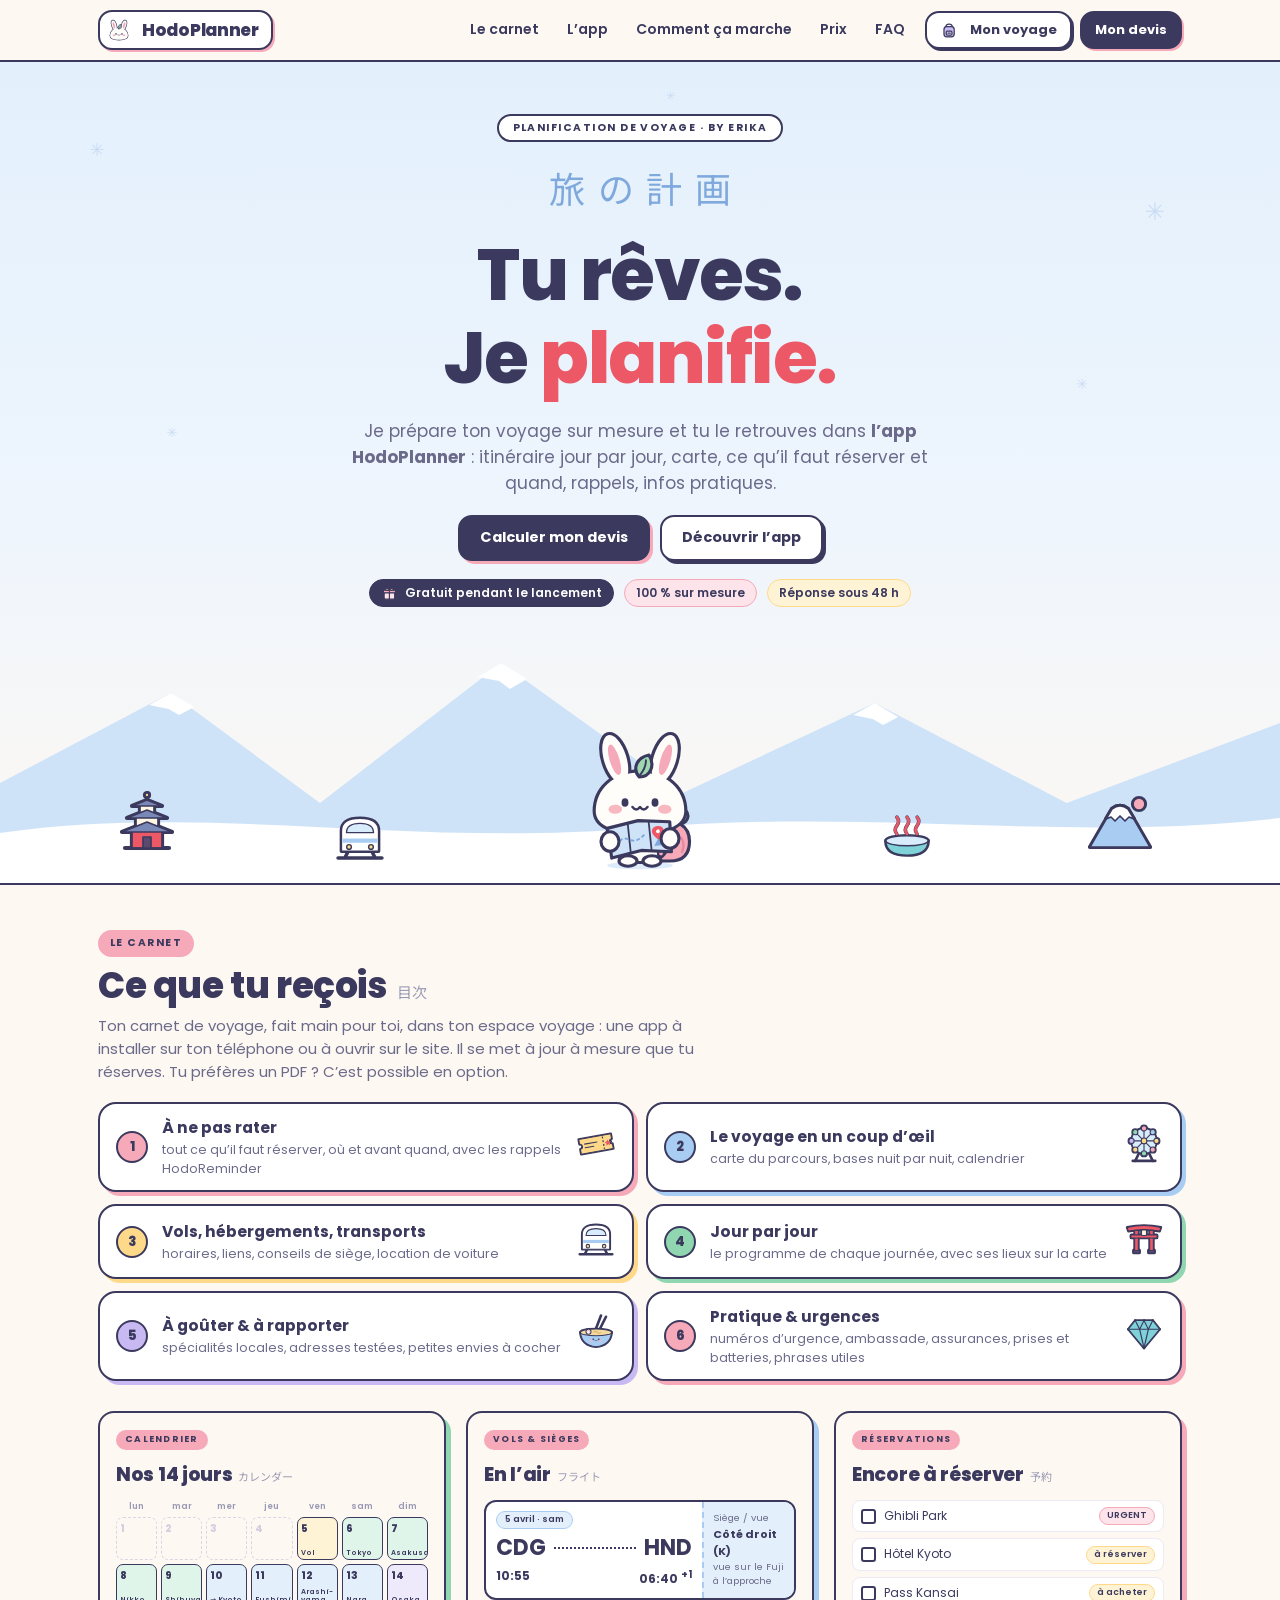
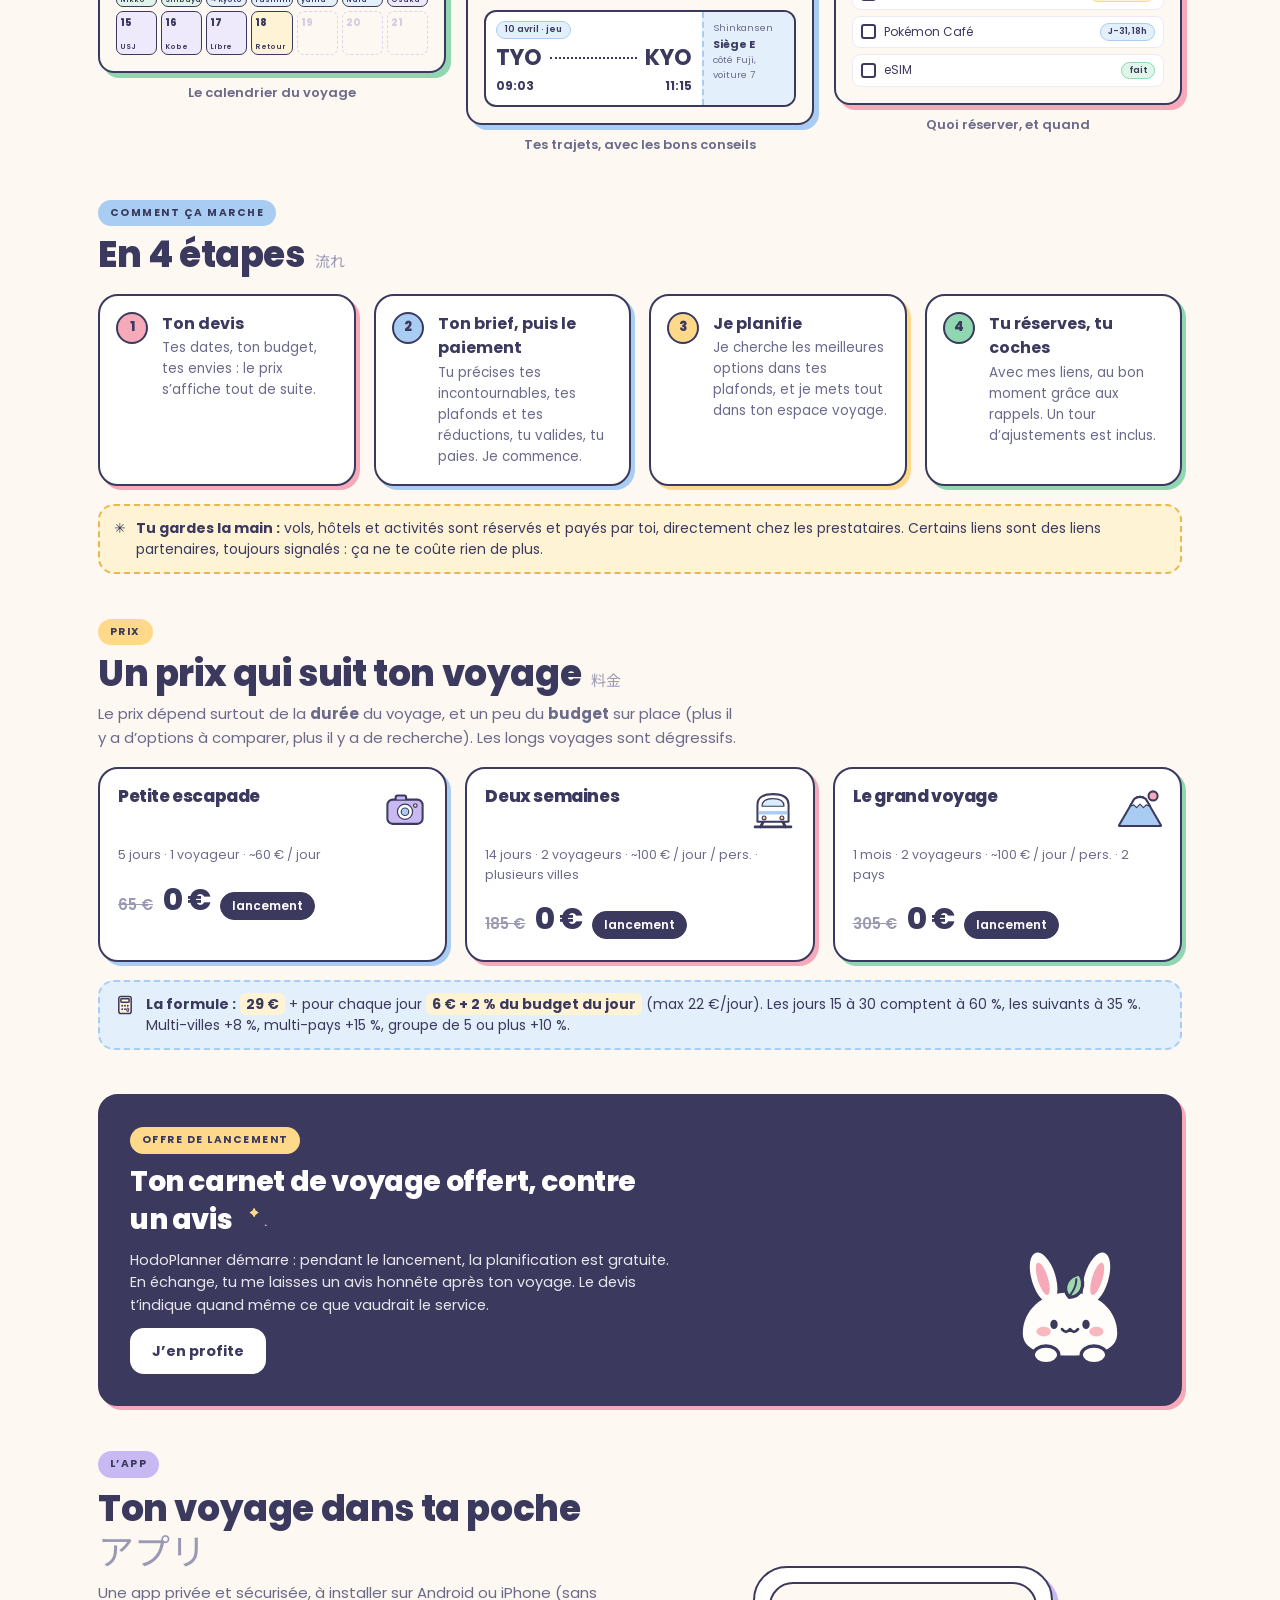
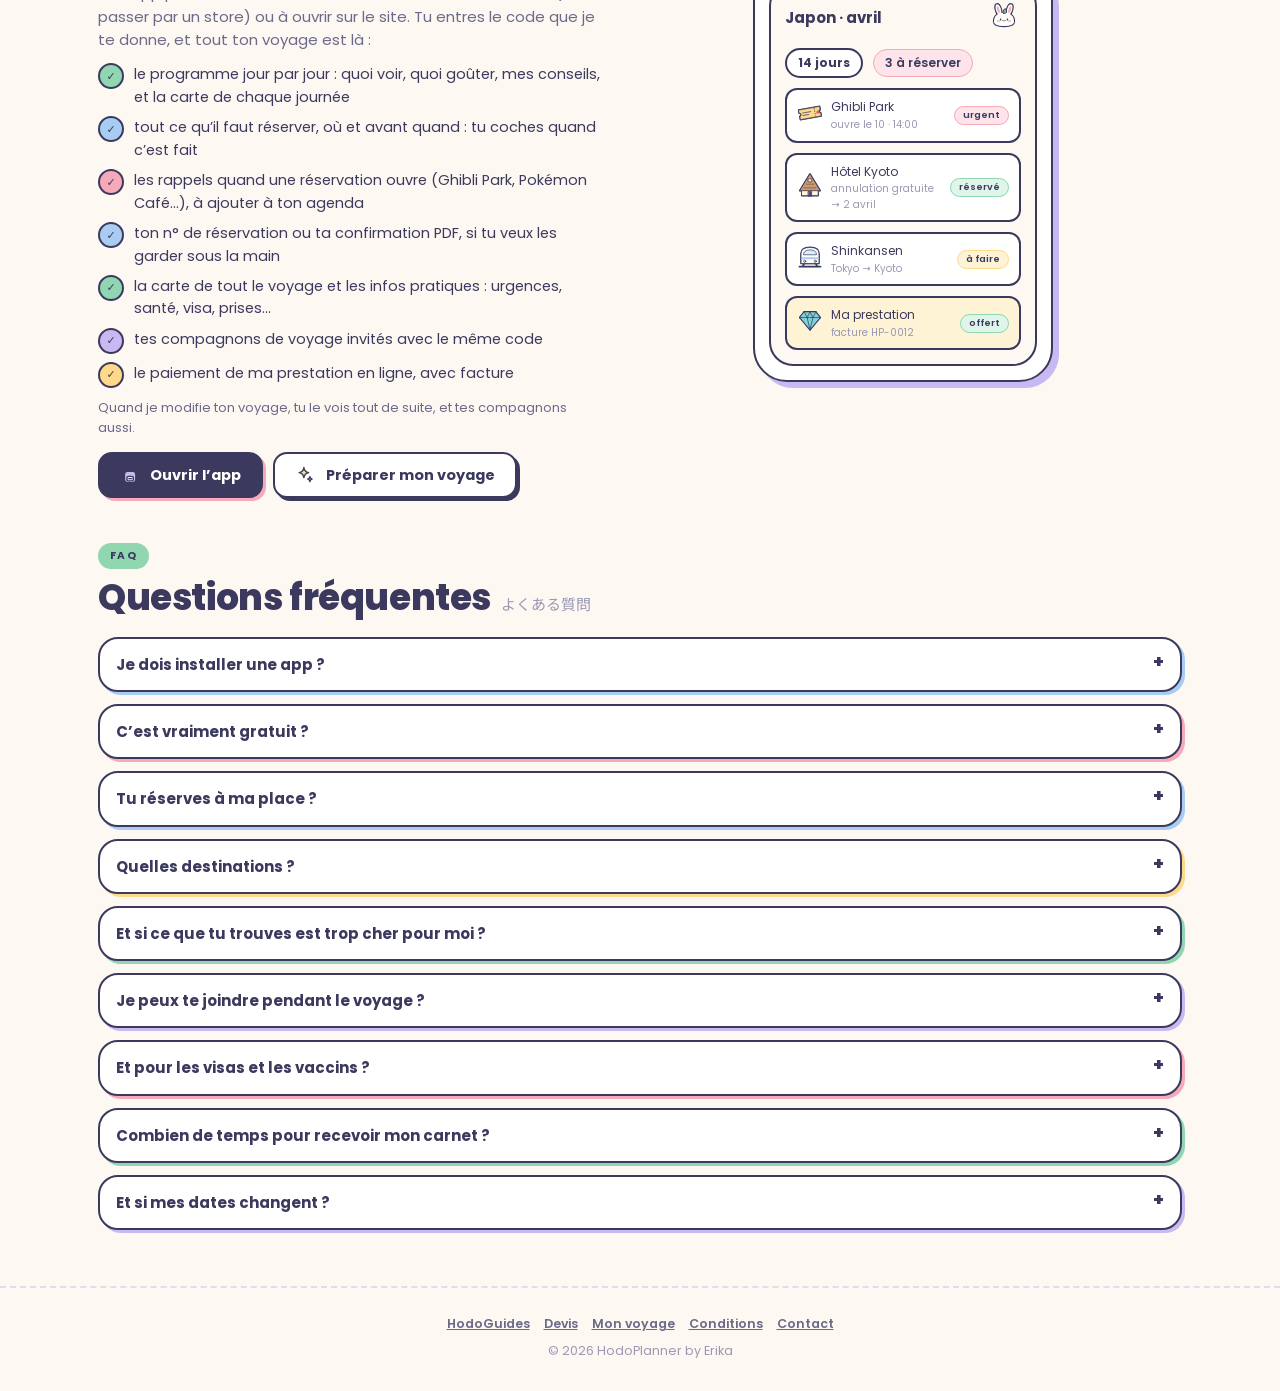
<file: index.html>
<!DOCTYPE html>
<html lang="fr">
<head>
  <meta charset="UTF-8" />
  <meta name="viewport" content="width=device-width, initial-scale=1, viewport-fit=cover" />
  <title>HodoPlanner · ton voyage sur mesure, by Erika</title>
  <meta name="description" content="Je prépare ton voyage sur mesure et je te livre un carnet de voyage illustré : itinéraire jour par jour, réservations au bon moment, budget. Gratuit pendant le lancement." />
  <meta property="og:title" content="HodoPlanner by Erika" />
  <meta property="og:description" content="Tu choisis, je planifie. Un carnet de voyage illustré, jour par jour." />
  <link rel="icon" href="images/brand/lapin-icone.svg" type="image/svg+xml" />
  <link rel="icon" href="images/favicon.png" type="image/png" />
  <link rel="apple-touch-icon" href="images/apple-touch-icon.png" />
  <link rel="preconnect" href="https://fonts.googleapis.com" />
  <link rel="preconnect" href="https://fonts.gstatic.com" crossorigin />
  <link href="https://fonts.googleapis.com/css2?family=Noto+Sans+JP:wght@400&family=Poppins:wght@400;500;600;700;800&display=swap" rel="stylesheet" />
  <link rel="stylesheet" href="assets/planner.css" />
  <style>
    /* ---------- Hero : couverture du carnet ---------- */
    .hero{position:relative; overflow:hidden; background:linear-gradient(180deg, var(--blue-soft) 0%, #eef5fd 55%, var(--paper) 100%); border-bottom:var(--line)}
    .hero-in{position:relative; z-index:1; display:grid; gap:18px; justify-items:center; text-align:center; padding:52px 18px 0; max-width:900px; margin:0 auto}
    .hero .jp-big{font-family:var(--font-jp); color:#7fa9dc; font-size:clamp(26px, 5vw, 36px); letter-spacing:.35em; margin-right:-.35em}
    .hero h1{font-size:clamp(38px, 7.6vw, 72px); letter-spacing:-1.5px}
    .hero h1 em{font-style:normal; color:var(--red)}
    .hero .sub{color:var(--ink-2); font-size:clamp(15px, 2.2vw, 17px); max-width:620px}
    .hero .row{justify-content:center}
    .scene{position:relative; height:clamp(170px, 26vw, 250px); margin-top:26px}
    .scene svg.mnt{position:absolute; left:0; right:0; bottom:0; width:100%; height:100%}
    .scene .bun{position:absolute; left:50%; bottom:10px; transform:translateX(-50%); width:clamp(110px, 16vw, 150px)}
    .scene .ic{position:absolute; bottom:22px}

    /* ---------- Sommaire : ce qu'il y a dans le carnet ---------- */
    .toc{display:grid; gap:12px}
    @media (min-width:760px){ .toc{grid-template-columns:1fr 1fr} }
    .toc-row{display:flex; gap:14px; align-items:center; padding:12px 16px; border-radius:18px}
    .toc-row b{display:block; font-size:15.5px}
    .toc-row small{display:block; font-size:12.5px; color:var(--ink-2)}
    .toc-row .ill{margin-left:auto; flex:0 0 auto}

    /* ---------- Aperçu du carnet (mini pages) ---------- */
    .preview{display:grid; gap:20px}
    @media (min-width:900px){ .preview{grid-template-columns:1fr 1fr 1fr; align-items:start} }
    .page{background:var(--paper); border:var(--line); border-radius:16px; box-shadow:5px 5px 0 var(--sh, var(--blue)); padding:16px; display:grid; gap:10px; font-size:12px}
    .page .label{font-size:9px; padding:3px 9px}
    .page h4{margin:0; font-size:19px; font-weight:800; letter-spacing:-.3px; display:flex; gap:6px; align-items:baseline}
    .page h4 .jp{font-size:11px}
    .page-cap{text-align:center; font-size:13px; font-weight:600; color:var(--ink-2); margin-top:10px}
    .cal{display:grid; grid-template-columns:repeat(7,1fr); gap:4px}
    .cal i{font-style:normal; font-size:8.5px; color:var(--ink-3); text-align:center; font-weight:600}
    .cal span{aspect-ratio:1/1.05; border:1.6px solid var(--ink); border-radius:7px; padding:3px; font-weight:800; font-size:10px; background:var(--c, #fff); display:flex; flex-direction:column; justify-content:space-between; overflow:hidden}
    .cal span em{font-style:normal; font-size:7px; font-weight:600; line-height:1.1}
    .cal span.off{border:1.4px dashed #dcd6e4; background:none; color:#d4cfe0}
    .fly{background:#fff; border:2px solid var(--ink); border-radius:12px; display:grid; grid-template-columns:1fr auto; overflow:hidden}
    .fly-main{padding:9px 10px; display:grid; gap:2px}
    .fly-main .codes{display:flex; justify-content:space-between; align-items:center; font-size:22px; font-weight:800}
    .fly-main .codes::before{content:""; order:2; flex:1; margin:0 8px; border-top:2.5px dotted var(--ink)}
    .fly-main .codes b:last-child{order:3}
    .fly-main .t{display:flex; justify-content:space-between; font-weight:700}
    .fly-side{background:var(--blue-soft); border-left:2px dashed var(--blue); padding:9px; font-size:9.5px; color:var(--ink-2); width:92px}
    .fly-side b{display:block; color:var(--ink); font-size:11px}
    .todo{display:grid; gap:6px}
    .todo div{display:flex; gap:8px; align-items:center; background:#fff; border-radius:8px; padding:6px 8px; border:1px solid #efe9f4}
    .todo div::before{content:""; width:11px; height:11px; border:2px solid var(--ink); border-radius:3px; flex:0 0 auto}
    .todo div .pill{margin-left:auto; font-size:9px; padding:1px 7px}

    /* ---------- Étapes ---------- */
    .step{display:flex; gap:14px; align-items:flex-start; padding:16px}
    .step b{display:block; font-size:16px}
    .step p{font-size:13.5px; color:var(--ink-2); margin-top:2px}

    /* ---------- Prix ---------- */
    .ex{display:grid; gap:8px; align-content:start}
    .ex h3{font-size:17px}
    .ex .meta{font-size:12.5px; color:var(--ink-2)}
    .ex .val{display:flex; align-items:baseline; gap:10px; flex-wrap:wrap; margin-top:4px}
    .ex .val s{color:var(--ink-3); font-weight:600}
    .ex .val b{font-size:30px; font-weight:800; letter-spacing:-1px}
    .formula{margin-top:18px}
    .formula code{font-family:inherit; font-weight:700; background:var(--yellow-soft); border-radius:6px; padding:1px 6px}

    .launch{display:grid; gap:12px; background:var(--ink); color:#fff; position:relative; overflow:hidden; padding:24px}
    .launch h3{font-size:clamp(22px, 3.4vw, 28px); max-width:520px}
    .launch p{opacity:.88; max-width:540px; font-size:14.5px}
    .launch .btn{justify-self:start; color:var(--ink); border-color:#fff}
    .launch .mascot{display:none}
    @media (min-width:700px){ .launch{padding:30px 220px 30px 30px} .launch .mascot{display:block; position:absolute; right:30px; bottom:14px; width:160px} }

    /* ---------- Espace client (bientôt) ---------- */
    .app{display:grid; gap:20px; align-items:center}
    @media (min-width:860px){ .app{grid-template-columns:1fr 1.1fr} }
    .app ul{margin:12px 0 0; padding:0; list-style:none; display:grid; gap:8px; font-size:14.5px}
    .app li{display:flex; gap:10px; align-items:flex-start}
    .phone{justify-self:center; width:min(300px, 86vw); background:#fff; border:var(--line); border-radius:34px; padding:14px; box-shadow:6px 6px 0 var(--lav)}
    .phone-in{background:var(--paper); border:2px solid var(--ink); border-radius:24px; padding:14px; display:grid; gap:10px; font-size:12px}
    .phone-in .hd{display:flex; justify-content:space-between; align-items:center}
    .phone-in .hd b{font-size:15px}
    .mini{background:#fff; border:2px solid var(--ink); border-radius:12px; padding:8px 10px; display:flex; gap:8px; align-items:center}
    .mini .pill{margin-left:auto; font-size:9.5px; padding:1px 8px}
    .mini small{display:block; color:var(--ink-3); font-size:10px}

    details.card{padding:0; box-shadow:3px 3px 0 var(--sh, var(--blue))}
    details + details{margin-top:12px}
    summary{cursor:pointer; list-style:none; padding:14px 16px; font-weight:700; display:flex; justify-content:space-between; gap:12px}
    summary::-webkit-details-marker{display:none}
    summary::after{content:"+"; font-weight:800; font-size:18px; line-height:1}
    details[open] summary::after{content:"–"}
    details p{padding:0 16px 16px; color:var(--ink-2); font-size:14px}
  </style>
</head>
<body>

  <header class="top">
    <div class="top-in">
      <a class="brand" href="./"><img src="images/brand/lapin-logo.svg" alt="" /><b>HodoPlanner</b></a>
      <div class="top-actions">
        <nav class="nav-links" aria-label="Navigation principale">
          <a href="#carnet">Le carnet</a>
          <a href="#app">L’app</a>
          <a href="#etapes">Comment ça marche</a>
          <a href="#prix">Prix</a>
          <a href="#faq">FAQ</a>
        </nav>
        <a href="app/" class="btn small" aria-label="Mon voyage" title="Mon voyage"><i class="pic" data-picto="backpack"></i><span class="lbl-wide">Mon voyage</span></a>
        <a href="devis.html" class="btn dark small" data-keep-query>Mon devis</a>
      </div>
    </div>
  </header>

  <main>
    <!-- ===== Couverture ===== -->
    <section class="hero">
      <div class="flakes" aria-hidden="true">
        <span style="top:9%;left:7%">✳</span><span style="top:16%;right:9%;font-size:24px">✳</span>
        <span style="top:44%;left:13%;font-size:13px">✳</span><span style="top:38%;right:15%;font-size:14px">✳</span>
        <span style="top:3%;left:52%;font-size:12px">✳</span>
      </div>
      <div class="hero-in">
        <span class="kicker">Planification de voyage · by Erika</span>
        <span class="jp-big" aria-hidden="true">旅の計画</span>
        <h1>Tu rêves.<br />Je <em>planifie.</em></h1>
        <p class="sub">Je prépare ton voyage sur mesure et tu le retrouves dans <b>l’app HodoPlanner</b> : itinéraire jour par jour, carte, ce qu’il faut réserver et quand, rappels, infos pratiques.</p>
        <div class="row">
          <a href="devis.html" class="btn dark" data-keep-query>Calculer mon devis</a>
          <a href="#app" class="btn">Découvrir l’app</a>
        </div>
        <div class="row">
          <span class="pill dark"><i class="pic" data-picto="gift"></i> Gratuit pendant le lancement</span>
          <span class="pill p-pink">100 % sur mesure</span>
          <span class="pill p-yellow">Réponse sous 48 h</span>
        </div>
      </div>
      <div class="scene" aria-hidden="true">
        <svg class="mnt" viewBox="0 0 1200 250" preserveAspectRatio="none">
          <path d="M0 250 L0 150 L160 60 L300 170 L470 30 L640 160 L820 70 L1000 170 L1200 90 L1200 250 Z" fill="#cfe3f8"/>
          <path d="M140 72 L160 60 L182 74 L168 82 L158 76 Z M448 44 L470 30 L494 46 L478 56 L468 48 Z M800 82 L820 70 L842 84 L828 92 L818 86 Z" fill="#fff"/>
          <path d="M0 250 L0 200 C200 170 380 215 600 195 C820 175 1000 210 1200 185 L1200 250 Z" fill="#fff"/>
        </svg>
        <span class="ic" style="left:9%" data-icon="pagoda" data-size="64"></span>
        <span class="ic" style="right:10%" data-icon="mountain" data-size="64"></span>
        <span class="ic" style="left:26%;bottom:14px" data-icon="train" data-size="54"></span>
        <span class="ic" style="right:27%;bottom:16px" data-icon="onsen" data-size="54"></span>
        <img class="bun" src="images/brand/lapin-carte.svg" alt="" />
      </div>
    </section>

    <div class="wrap">
      <!-- ===== Le carnet ===== -->
      <section class="sec" id="carnet">
        <div class="sec-head">
          <div><span class="label">Le carnet</span></div>
          <h2>Ce que tu reçois <span class="jp">目次</span></h2>
          <p>Ton carnet de voyage, fait main pour toi, dans ton espace voyage : une app à installer sur ton téléphone ou à ouvrir sur le site. Il se met à jour à mesure que tu réserves. Tu préfères un PDF ? C’est possible en option.</p>
        </div>
        <div class="toc">
          <div class="card toc-row" style="--sh:var(--pink)"><span class="num" style="--nb:var(--pink)">1</span><div><b>À ne pas rater</b><small>tout ce qu’il faut réserver, où et avant quand, avec les rappels HodoReminder</small></div><span class="ill" data-icon="ticket" data-size="40"></span></div>
          <div class="card toc-row" style="--sh:var(--blue)"><span class="num" style="--nb:var(--blue)">2</span><div><b>Le voyage en un coup d’œil</b><small>carte du parcours, bases nuit par nuit, calendrier</small></div><span class="ill" data-icon="wheel" data-size="40"></span></div>
          <div class="card toc-row" style="--sh:var(--yellow)"><span class="num" style="--nb:var(--yellow)">3</span><div><b>Vols, hébergements, transports</b><small>horaires, liens, conseils de siège, location de voiture</small></div><span class="ill" data-icon="train" data-size="40"></span></div>
          <div class="card toc-row" style="--sh:var(--mint)"><span class="num" style="--nb:var(--mint)">4</span><div><b>Jour par jour</b><small>le programme de chaque journée, avec ses lieux sur la carte</small></div><span class="ill" data-icon="torii" data-size="40"></span></div>
          <div class="card toc-row" style="--sh:var(--lav)"><span class="num" style="--nb:var(--lav)">5</span><div><b>À goûter &amp; à rapporter</b><small>spécialités locales, adresses testées, petites envies à cocher</small></div><span class="ill" data-icon="ramen" data-size="40"></span></div>
          <div class="card toc-row" style="--sh:var(--pink)"><span class="num" style="--nb:var(--pink)">6</span><div><b>Pratique &amp; urgences</b><small>numéros d’urgence, ambassade, assurances, prises et batteries, phrases utiles</small></div><span class="ill" data-icon="gem" data-size="40"></span></div>
        </div>

        <div class="preview" style="margin-top:30px" aria-label="Aperçu de pages du carnet">
          <div>
            <div class="page" style="--sh:var(--mint)">
              <div><span class="label">Calendrier</span></div>
              <h4>Nos 14 jours <span class="jp">カレンダー</span></h4>
              <div class="cal">
                <i>lun</i><i>mar</i><i>mer</i><i>jeu</i><i>ven</i><i>sam</i><i>dim</i>
                <span class="off">1</span><span class="off">2</span><span class="off">3</span><span class="off">4</span>
                <span style="--c:var(--yellow-soft)">5<em>Vol</em></span><span style="--c:var(--mint-soft)">6<em>Tokyo</em></span><span style="--c:var(--mint-soft)">7<em>Asakusa</em></span>
                <span style="--c:var(--mint-soft)">8<em>Nikko</em></span><span style="--c:var(--mint-soft)">9<em>Shibuya</em></span><span style="--c:var(--blue-soft)">10<em>→ Kyoto</em></span><span style="--c:var(--blue-soft)">11<em>Fushimi</em></span><span style="--c:var(--blue-soft)">12<em>Arashi­yama</em></span><span style="--c:var(--blue-soft)">13<em>Nara</em></span><span style="--c:var(--lav-soft)">14<em>Osaka</em></span>
                <span style="--c:var(--lav-soft)">15<em>USJ</em></span><span style="--c:var(--lav-soft)">16<em>Kobe</em></span><span style="--c:var(--lav-soft)">17<em>Libre</em></span><span style="--c:var(--yellow-soft)">18<em>Retour</em></span><span class="off">19</span><span class="off">20</span><span class="off">21</span>
              </div>
            </div>
            <p class="page-cap">Le calendrier du voyage</p>
          </div>
          <div>
            <div class="page" style="--sh:var(--blue)">
              <div><span class="label">Vols &amp; sièges</span></div>
              <h4>En l’air <span class="jp">フライト</span></h4>
              <div class="fly">
                <div class="fly-main"><span class="pill p-blue" style="justify-self:start;font-size:9px;padding:1px 8px">5 avril · sam</span><div class="codes"><b>CDG</b><b>HND</b></div><div class="t"><span>10:55</span><span>06:40 <sup>+1</sup></span></div></div>
                <div class="fly-side">Siège / vue<b>Côté droit (K)</b>vue sur le Fuji à l’approche</div>
              </div>
              <div class="fly">
                <div class="fly-main"><span class="pill p-blue" style="justify-self:start;font-size:9px;padding:1px 8px">10 avril · jeu</span><div class="codes"><b>TYO</b><b>KYO</b></div><div class="t"><span>09:03</span><span>11:15</span></div></div>
                <div class="fly-side">Shinkansen<b>Siège E</b>côté Fuji, voiture 7</div>
              </div>
            </div>
            <p class="page-cap">Tes trajets, avec les bons conseils</p>
          </div>
          <div>
            <div class="page" style="--sh:var(--pink)">
              <div><span class="label">Réservations</span></div>
              <h4>Encore à réserver <span class="jp">予約</span></h4>
              <div class="todo">
                <div>Ghibli Park<span class="pill p-pink">URGENT</span></div>
                <div>Hôtel Kyoto<span class="pill p-yellow">à réserver</span></div>
                <div>Pass Kansai<span class="pill p-yellow">à acheter</span></div>
                <div>Pokémon Café<span class="pill p-blue">J-31, 18h</span></div>
                <div>eSIM<span class="pill p-mint">fait</span></div>
              </div>
            </div>
            <p class="page-cap">Quoi réserver, et quand</p>
          </div>
        </div>
      </section>

      <!-- ===== Comment ça marche ===== -->
      <section class="sec" id="etapes">
        <div class="sec-head">
          <div><span class="label" style="--lb:var(--blue)">Comment ça marche</span></div>
          <h2>En 4 étapes <span class="jp">流れ</span></h2>
        </div>
        <div class="grid-4">
          <div class="card step" style="--sh:var(--pink)"><span class="num" style="--nb:var(--pink)">1</span><div><b>Ton devis</b><p>Tes dates, ton budget, tes envies : le prix s’affiche tout de suite.</p></div></div>
          <div class="card step" style="--sh:var(--blue)"><span class="num" style="--nb:var(--blue)">2</span><div><b>Ton brief, puis le paiement</b><p>Tu précises tes incontournables, tes plafonds et tes réductions, tu valides, tu paies. Je commence.</p></div></div>
          <div class="card step" style="--sh:var(--yellow)"><span class="num" style="--nb:var(--yellow)">3</span><div><b>Je planifie</b><p>Je cherche les meilleures options dans tes plafonds, et je mets tout dans ton espace voyage.</p></div></div>
          <div class="card step" style="--sh:var(--mint)"><span class="num" style="--nb:var(--mint)">4</span><div><b>Tu réserves, tu coches</b><p>Avec mes liens, au bon moment grâce aux rappels. Un tour d’ajustements est inclus.</p></div></div>
        </div>
        <div class="note tip" style="margin-top:18px"><span class="ico">✳</span><span><b>Tu gardes la main :</b> vols, hôtels et activités sont réservés et payés par toi, directement chez les prestataires. Certains liens sont des liens partenaires, toujours signalés : ça ne te coûte rien de plus.</span></div>
      </section>

      <!-- ===== Prix ===== -->
      <section class="sec" id="prix">
        <div class="sec-head">
          <div><span class="label" style="--lb:var(--yellow)">Prix</span></div>
          <h2>Un prix qui suit ton voyage <span class="jp">料金</span></h2>
          <p>Le prix dépend surtout de la <b>durée</b> du voyage, et un peu du <b>budget</b> sur place (plus il y a d’options à comparer, plus il y a de recherche). Les longs voyages sont dégressifs.</p>
        </div>
        <div class="grid-3" id="examples"></div>
        <div class="note formula"><span class="ico"><i class="pic" data-picto="calc"></i></span><span>
          <b>La formule :</b> <code>29 €</code> + pour chaque jour <code>6 € + 2 % du budget du jour</code> (max 22 €/jour).
          Les jours 15 à 30 comptent à 60 %, les suivants à 35 %. Multi-villes +8 %, multi-pays +15 %, groupe de 5 ou plus +10 %.
        </span></div>
      </section>

      <!-- ===== Offre de lancement ===== -->
      <section class="sec">
        <div class="card launch" style="--sh:var(--pink)">
          <img class="mascot" src="images/brand/lapin-pattes.svg" alt="" width="160" height="160" />
          <div><span class="label" style="--lb:var(--yellow)">Offre de lancement</span></div>
          <h3>Ton carnet de voyage offert, contre un avis <i class="pic" data-picto="sparkle"></i></h3>
          <p>HodoPlanner démarre : pendant le lancement, la planification est gratuite. En échange, tu me laisses un avis honnête après ton voyage. Le devis t’indique quand même ce que vaudrait le service.</p>
          <a class="btn" href="devis.html" data-keep-query>J’en profite</a>
        </div>
      </section>

      <!-- ===== L'app : espace voyage ===== -->
      <section class="sec" id="app">
        <div class="app">
          <div>
            <span class="label" style="--lb:var(--lav)">L’app</span>
            <h2 style="font-size:clamp(26px,4.4vw,36px);margin-top:10px">Ton voyage dans ta poche <span class="jp">アプリ</span></h2>
            <p class="muted" style="margin-top:8px">Une app privée et sécurisée, à installer sur Android ou iPhone (sans passer par un store) ou à ouvrir sur le site. Tu entres le code que je te donne, et tout ton voyage est là :</p>
            <ul>
              <li><span class="num" style="--nb:var(--mint);width:26px;height:26px;flex-basis:26px;font-size:11px">✓</span>le programme jour par jour : quoi voir, quoi goûter, mes conseils, et la carte de chaque journée</li>
              <li><span class="num" style="--nb:var(--blue);width:26px;height:26px;flex-basis:26px;font-size:11px">✓</span>tout ce qu’il faut réserver, où et avant quand : tu coches quand c’est fait</li>
              <li><span class="num" style="--nb:var(--pink);width:26px;height:26px;flex-basis:26px;font-size:11px">✓</span>les rappels quand une réservation ouvre (Ghibli Park, Pokémon Café…), à ajouter à ton agenda</li>
              <li><span class="num" style="--nb:var(--blue);width:26px;height:26px;flex-basis:26px;font-size:11px">✓</span>ton n° de réservation ou ta confirmation PDF, si tu veux les garder sous la main</li>
              <li><span class="num" style="--nb:var(--mint);width:26px;height:26px;flex-basis:26px;font-size:11px">✓</span>la carte de tout le voyage et les infos pratiques : urgences, santé, visa, prises…</li>
              <li><span class="num" style="--nb:var(--lav);width:26px;height:26px;flex-basis:26px;font-size:11px">✓</span>tes compagnons de voyage invités avec le même code</li>
              <li><span class="num" style="--nb:var(--yellow);width:26px;height:26px;flex-basis:26px;font-size:11px">✓</span>le paiement de ma prestation en ligne, avec facture</li>
            </ul>
            <p class="small" style="margin-top:10px">Quand je modifie ton voyage, tu le vois tout de suite, et tes compagnons aussi.</p>
            <div class="row" style="margin-top:14px">
              <a class="btn dark" href="app/"><i class="pic" data-picto="backpack"></i> Ouvrir l’app</a>
              <a class="btn" href="devis.html"><i class="pic" data-picto="sparkle"></i> Préparer mon voyage</a>
            </div>
          </div>
          <div class="phone" aria-hidden="true">
            <div class="phone-in">
              <div class="hd"><b>Japon · avril</b><span data-icon="bunny" data-size="34"></span></div>
              <div class="row"><span class="pill strong">14 jours</span><span class="pill p-pink">3 à réserver</span></div>
              <div class="mini"><span data-icon="ticket" data-size="26"></span><div>Ghibli Park<small>ouvre le 10 · 14:00</small></div><span class="pill p-pink">urgent</span></div>
              <div class="mini"><span data-icon="house" data-size="26"></span><div>Hôtel Kyoto<small>annulation gratuite → 2 avril</small></div><span class="pill p-mint">réservé</span></div>
              <div class="mini"><span data-icon="train" data-size="26"></span><div>Shinkansen<small>Tokyo → Kyoto</small></div><span class="pill p-yellow">à faire</span></div>
              <div class="mini" style="background:var(--yellow-soft)"><span data-icon="gem" data-size="26"></span><div>Ma prestation<small>facture HP-0012</small></div><span class="pill p-mint">offert</span></div>
            </div>
          </div>
        </div>
      </section>

      <!-- ===== FAQ ===== -->
      <section class="sec" id="faq">
        <div class="sec-head">
          <div><span class="label" style="--lb:var(--mint)">FAQ</span></div>
          <h2>Questions fréquentes <span class="jp">よくある質問</span></h2>
        </div>
        <details class="card" style="--sh:var(--blue)">
          <summary>Je dois installer une app ?</summary>
          <p>Non, c’est au choix : tu peux l’installer sur ton téléphone ou simplement te connecter sur le site. Pour l’installer : ouvre <a href="app/">l’app</a> dans Chrome (menu ⋮ → « Ajouter à l’écran d’accueil ») ou dans Safari sur iPhone (Partager → « Sur l’écran d’accueil »). Pas besoin de store, et elle se met à jour toute seule. Tu préfères un PDF, un carnet papier imprimé avant de partir, ou autre chose ? Dis-le-moi, on s’arrange.</p>
        </details>
        <details class="card" style="--sh:var(--pink)">
          <summary>C’est vraiment gratuit ?</summary>
          <p>Oui, pendant le lancement. Je te demande juste un avis honnête après ton voyage. Le devis t’affiche quand même la valeur du service pour que tout soit clair.</p>
        </details>
        <details class="card" style="--sh:var(--blue)">
          <summary>Tu réserves à ma place ?</summary>
          <p>Non : tu réserves et tu paies toi-même vols, hôtels et activités, directement chez les prestataires. Je te donne les liens, le bon moment pour réserver et les pièges à éviter.</p>
        </details>
        <details class="card" style="--sh:var(--yellow)">
          <summary>Quelles destinations ?</summary>
          <p>Surtout l’Asie (Japon en tête, Corée, Chine…) et l’Europe, là où j’ai voyagé. Mes adresses testées sont sur <a href="https://guides.erikaramel.com/">HodoGuides</a>
      <a href="rappels/">HodoReminder</a>. Pour une autre destination, demande quand même !</p>
        </details>
        <details class="card" style="--sh:var(--mint)">
          <summary>Et si ce que tu trouves est trop cher pour moi ?</summary>
          <p>Dans ton brief, tu fixes tes plafonds (vol, nuit, budget sur place) avant de payer. Je cherche dans ces limites, et si une option les dépasse, je te le dis avec une alternative. Un tour d’ajustements est inclus après livraison.</p>
        </details>
        <details class="card" style="--sh:var(--lav)">
          <summary>Je peux te joindre pendant le voyage ?</summary>
          <p>Oui, sur WhatsApp en cas de souci. Je réponds dès que possible, sans délai garanti. Pour une urgence, les numéros utiles (secours, ambassade, assurance) sont dans ton espace voyage.</p>
        </details>
        <details class="card" style="--sh:var(--pink)">
          <summary>Et pour les visas et les vaccins ?</summary>
          <p>Coche la case dans le devis : je te signale si ton voyage risque de demander un visa ou des vaccins, et où vérifier. La confirmation se fait toujours auprès des sources officielles (ambassade, Affaires étrangères) et, pour les vaccins, d’un médecin ou d’un centre de vaccination.</p>
        </details>
        <details class="card" style="--sh:var(--mint)">
          <summary>Combien de temps pour recevoir mon carnet ?</summary>
          <p>Je te réponds sous 48 h. Le carnet complet prend en général une à trois semaines selon la durée du voyage : plus tôt tu me contactes, mieux c’est pour les réservations qui ouvrent tôt.</p>
        </details>
        <details class="card" style="--sh:var(--lav)">
          <summary>Et si mes dates changent ?</summary>
          <p>Je réadapte l’itinéraire. Les ajustements sont inclus jusqu’à ce que le carnet te convienne.</p>
        </details>
      </section>
    </div>
  </main>

  <footer class="foot">
    <nav>
      <a href="https://guides.erikaramel.com/">HodoGuides</a>
      <a href="devis.html" data-keep-query>Devis</a>
      <a href="app/">Mon voyage</a>
      <a href="conditions.html">Conditions</a>
      <a href="mailto:contact@hodoplanner.com">Contact</a>
    </nav>
    © <span id="y"></span> HodoPlanner by Erika
  </footer>

  <script src="assets/pictos.js"></script>
  <script src="assets/icons.js"></script>
  <script src="assets/planner.js"></script>
  <script>
    // Exemples de prix calculés avec la vraie formule (assets/planner.js)
    const EXAMPLES = [
      { title: "Petite escapade", meta: "5 jours · 1 voyageur · ~60 € / jour", sh: "var(--blue)", icon: "camera", days: 5, people: 1, perDay: 60, complexity: "simple" },
      { title: "Deux semaines", meta: "14 jours · 2 voyageurs · ~100 € / jour / pers. · plusieurs villes", sh: "var(--pink)", icon: "train", days: 14, people: 2, perDay: 100, complexity: "multi" },
      { title: "Le grand voyage", meta: "1 mois · 2 voyageurs · ~100 € / jour / pers. · 2 pays", sh: "var(--mint)", icon: "mountain", days: 30, people: 2, perDay: 100, complexity: "countries" },
    ];
    const box = document.getElementById("examples");
    box.innerHTML = EXAMPLES.map((e) => {
      const budget = e.perDay * e.people * e.days;
      const r = Planner.estimate({ days: e.days, people: e.people, budget, complexity: e.complexity });
      return `<div class="card ex" style="--sh:${e.sh}">
        <div class="between"><h3>${e.title}</h3><span data-icon="${e.icon}" data-size="44"></span></div>
        <div class="meta">${e.meta}</div>
        <div class="val">${r.free ? `<s>${Planner.euro(r.total)}</s><b>0 €</b><span class="pill dark">lancement</span>` : `<b>${Planner.euro(r.total)}</b>`}</div>
      </div>`;
    }).join("");
    Planner.drawIcons(box);
  </script>
</body>
</html>
</file>
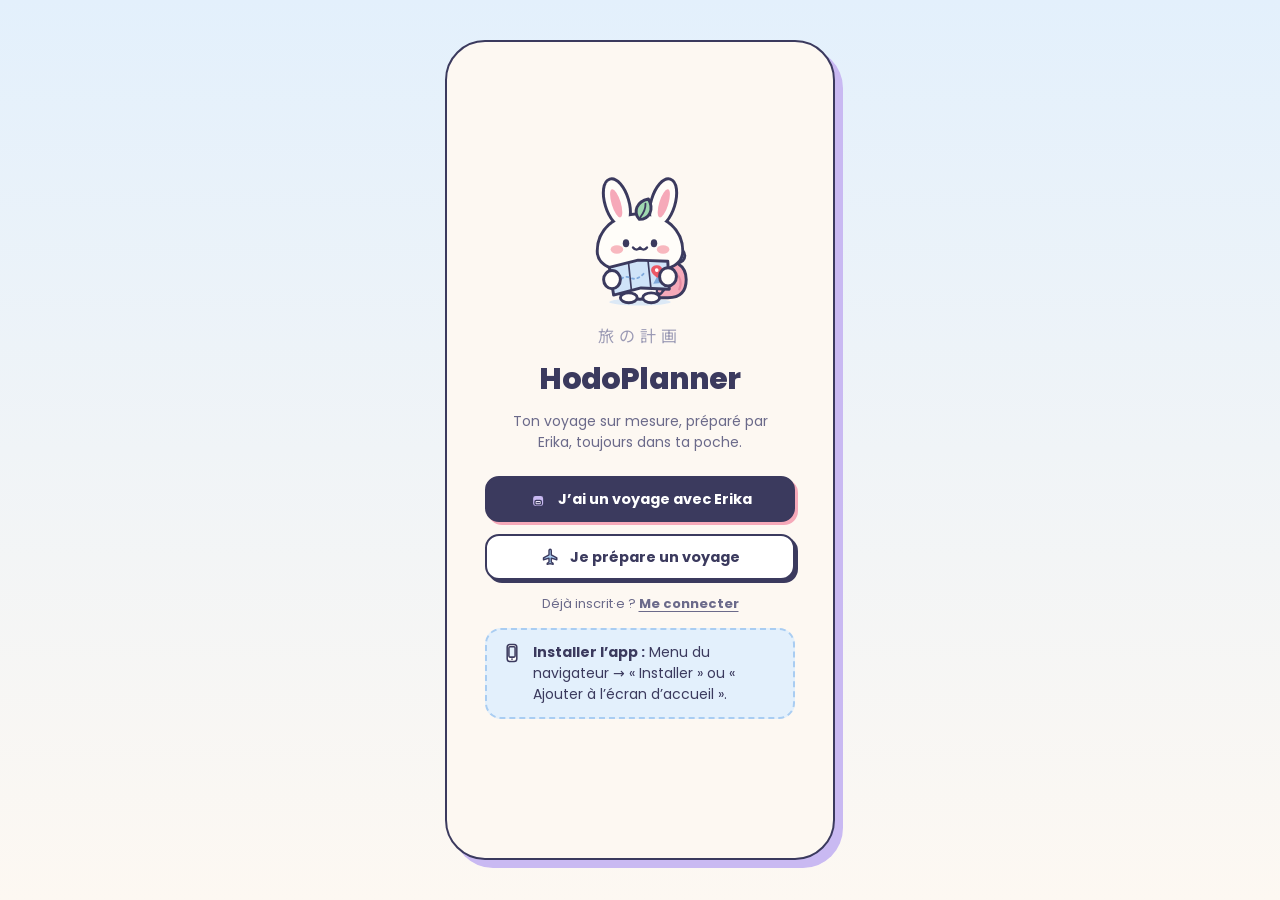
<file: app/index.html>
<!DOCTYPE html>
<html lang="fr">
<head>
  <meta charset="UTF-8" />
  <meta name="viewport" content="width=device-width, initial-scale=1, viewport-fit=cover" />
  <title>HodoPlanner · mon voyage</title>
  <meta name="description" content="Ton voyage sur mesure préparé par Erika : réservations à cocher, programme jour par jour, carte et infos pratiques." />
  <meta name="robots" content="noindex" />
  <meta name="theme-color" content="#3b3a5e" />
  <link rel="manifest" href="manifest.webmanifest" />
  <link rel="icon" href="../images/brand/lapin-icone.svg" type="image/svg+xml" />
  <link rel="apple-touch-icon" href="../images/brand/lapin-app-192.png" />
  <meta name="apple-mobile-web-app-capable" content="yes" />
  <meta name="apple-mobile-web-app-title" content="HodoPlanner" />
  <link rel="preconnect" href="https://fonts.googleapis.com" />
  <link rel="preconnect" href="https://fonts.gstatic.com" crossorigin />
  <link href="https://fonts.googleapis.com/css2?family=Noto+Sans+JP:wght@400&family=Poppins:wght@400;500;600;700;800&display=swap" rel="stylesheet" />
  <link rel="stylesheet" href="../assets/planner.css" />
  <link rel="stylesheet" href="../assets/vendor/leaflet/leaflet.css" />
  <link rel="stylesheet" href="app.css" />
</head>
<body data-no-banner>
  <div class="stage"><div class="phone" id="phone"></div></div>

  <script src="config.js"></script>
  <script src="../assets/vendor/supabase/supabase.js"></script>
  <script src="../assets/vendor/leaflet/leaflet.js"></script>
  <script src="../assets/pictos.js"></script>
  <script src="../assets/icons.js"></script>
  <script src="../assets/rules.js"></script>
  <script src="api.js"></script>
  <script src="app.js"></script>
  <script src="update.js"></script>
</body>
</html>
</file>
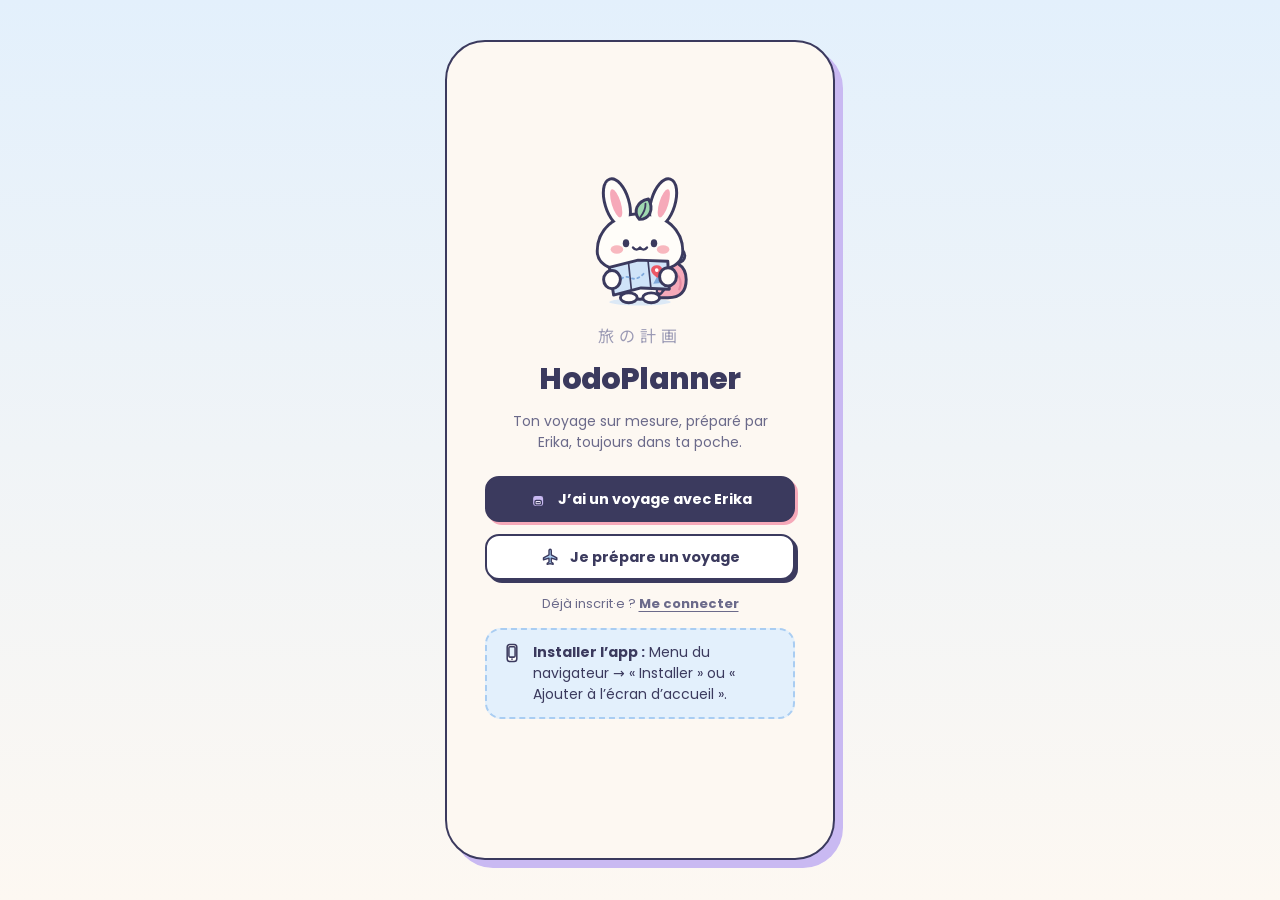
<file: maquette/index.html>
<!doctype html>
<html lang="fr">
<head>
  <meta charset="utf-8" />
  <meta name="viewport" content="width=device-width, initial-scale=1" />
  <title>HodoPlanner</title>
  <meta name="robots" content="noindex" />
  <link rel="canonical" href="https://hodoplanner.com/app/" />
  <meta http-equiv="refresh" content="0; url=../app/" />
  <script>
    // l'ancienne démo n'existe plus : on retire son installation et on ouvre la vraie app
    if ("serviceWorker" in navigator) navigator.serviceWorker.getRegistrations().then((rs) => rs.forEach((r) => { if (r.scope.endsWith("/maquette/")) r.unregister(); }));
    if (window.caches) caches.keys().then((ks) => ks.filter((k) => k.startsWith("hodo-maquette-")).forEach((k) => caches.delete(k)));
    location.replace("../app/");
  </script>
</head>
<body><p><a href="../app/">Ouvrir HodoPlanner</a></p></body>
</html>
</file>
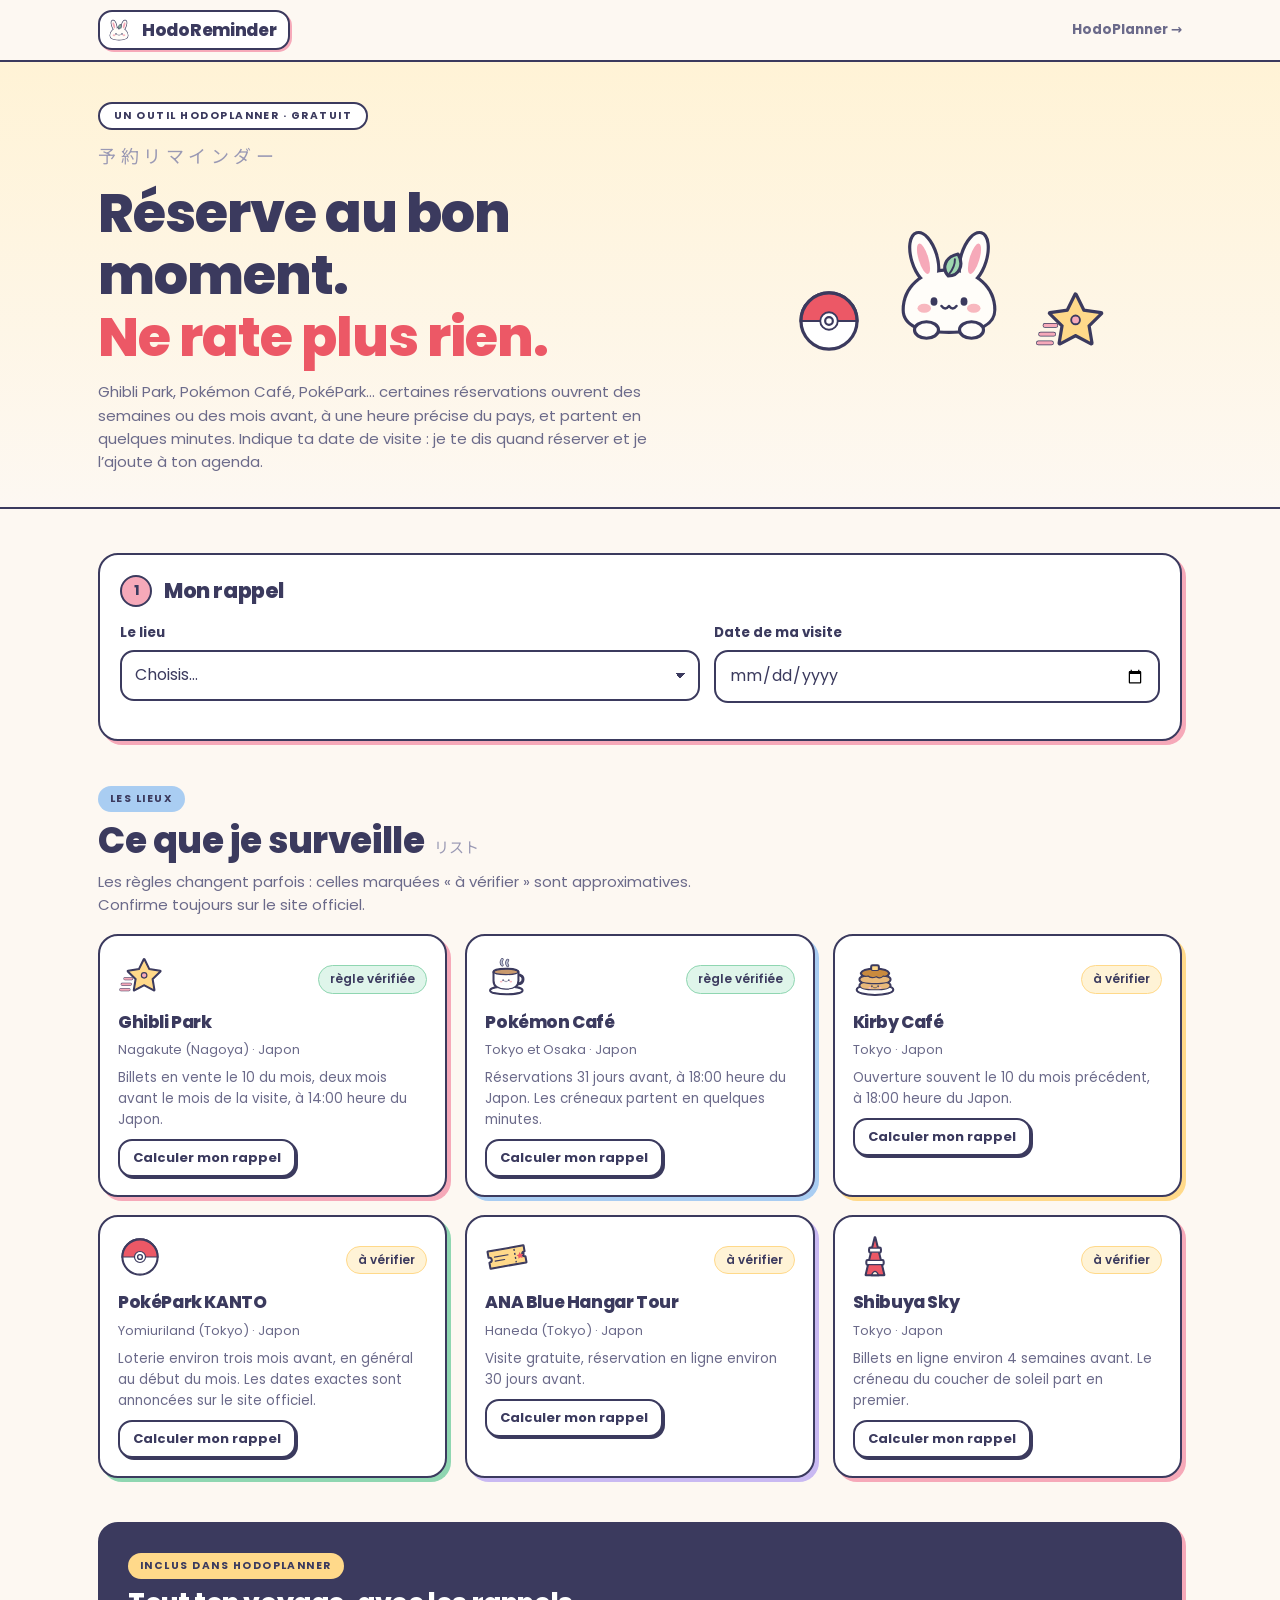
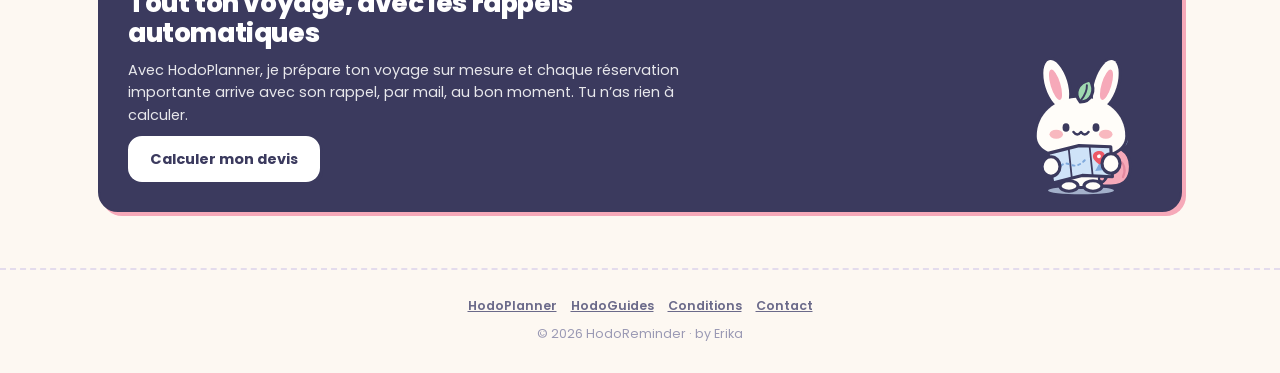
<file: rappels/index.html>
<!DOCTYPE html>
<html lang="fr">
<head>
  <meta charset="UTF-8" />
  <meta name="viewport" content="width=device-width, initial-scale=1, viewport-fit=cover" />
  <title>HodoReminder · réserve au bon moment</title>
  <meta name="description" content="Ghibli Park, Pokémon Café, PokéPark… Calcule quand les réservations ouvrent et ajoute le rappel à ton agenda." />
  <link rel="icon" href="../images/brand/lapin-icone.svg" type="image/svg+xml" />
  <link rel="icon" href="../images/favicon.png" type="image/png" />
  <link rel="apple-touch-icon" href="../images/apple-touch-icon.png" />
  <link rel="preconnect" href="https://fonts.googleapis.com" />
  <link rel="preconnect" href="https://fonts.gstatic.com" crossorigin />
  <link href="https://fonts.googleapis.com/css2?family=Noto+Sans+JP:wght@400&family=Poppins:wght@400;500;600;700;800&display=swap" rel="stylesheet" />
  <link rel="stylesheet" href="../assets/planner.css" />
  <style>
    .hero{background:linear-gradient(180deg, var(--yellow-soft), var(--paper)); border-bottom:var(--line)}
    .hero-in{display:grid; gap:14px; padding:40px 18px 34px; max-width:1120px; margin:0 auto; align-items:center}
    @media (min-width:860px){ .hero-in{grid-template-columns:1.3fr 1fr} }
    .hero h1{font-size:clamp(32px, 6vw, 54px); letter-spacing:-1px}
    .hero h1 em{font-style:normal; color:var(--red)}
    .hero p{color:var(--ink-2); max-width:560px}
    .hero-art{display:flex; gap:10px; justify-content:center; align-items:flex-end}
    .bell{font-size:64px; filter:drop-shadow(3px 3px 0 var(--ink))}

    .tool{display:grid; gap:16px; padding:20px}
    .tool .two{display:grid; gap:14px}
    @media (min-width:640px){ .tool .two{grid-template-columns:1.3fr 1fr} }
    .result{display:grid; gap:12px; border:var(--line); border-radius:18px; background:#fff; padding:16px; box-shadow:4px 4px 0 var(--mint)}
    .result .when{font-size:clamp(20px, 3.4vw, 26px); font-weight:800; line-height:1.2}
    .result .there{font-size:13px; color:var(--ink-2); font-weight:600}

    .mine .r{display:flex; gap:12px; align-items:center; padding:10px 12px; border:2px solid var(--ink); border-radius:14px; background:#fff}
    .mine .r + .r{margin-top:10px}
    .mine .r div{flex:1; min-width:0}
    .mine .r small{display:block; color:var(--ink-2); font-size:12px}
    .mine .r .pill{font-size:11px}
    .x{width:32px; height:32px; border-radius:10px; border:2px solid var(--ink); background:#fff; font-weight:800}

    .rule{display:grid; gap:8px; align-content:start}
    .rule h3{font-size:17px}
    .rule p{font-size:13.5px; color:var(--ink-2)}
    .rule .row{justify-content:space-between}

    .planner-cta{display:grid; gap:10px; background:var(--ink); color:#fff; padding:24px; position:relative; overflow:hidden}
    .planner-cta h3{font-size:clamp(21px, 3.2vw, 26px); max-width:520px}
    .planner-cta p{opacity:.88; max-width:560px; font-size:14.5px}
    .planner-cta .btn{justify-self:start; color:var(--ink); border-color:#fff}
    .planner-cta img{display:none}
    @media (min-width:700px){ .planner-cta{padding:28px 200px 28px 28px} .planner-cta img{display:block; position:absolute; right:24px; bottom:12px; width:150px} }
  </style>
</head>
<body>
  <header class="top">
    <div class="top-in">
      <a class="brand" href="../"><img src="../images/brand/lapin-logo.svg" alt="" /><b>HodoReminder</b></a>
      <div class="top-actions">
        <a class="back-link" href="../">HodoPlanner →</a>
      </div>
    </div>
  </header>

  <section class="hero">
    <div class="hero-in">
      <div style="display:grid;gap:12px;justify-items:start">
        <span class="kicker">Un outil HodoPlanner · gratuit</span>
        <span class="jp" style="font-size:18px;letter-spacing:.25em">予約リマインダー</span>
        <h1>Réserve au bon moment.<br /><em>Ne rate plus rien.</em></h1>
        <p>Ghibli Park, Pokémon Café, PokéPark… certaines réservations ouvrent des semaines ou des mois avant, à une heure précise du pays, et partent en quelques minutes. Indique ta date de visite : je te dis quand réserver et je l’ajoute à ton agenda.</p>
      </div>
      <div class="hero-art" aria-hidden="true">
        <span data-icon="pokeball" data-size="70"></span>
        <img src="../images/brand/lapin-pattes.svg" alt="" width="150" height="150" />
        <span data-icon="star" data-size="70"></span>
      </div>
    </div>
  </section>

  <main class="wrap">
    <section class="sec">
      <form class="card tool" id="f" style="--sh:var(--pink)" novalidate>
        <div class="part-head" style="display:flex;gap:12px;align-items:center"><span class="num">1</span><h2 style="font-size:21px">Mon rappel</h2></div>
        <div class="two">
          <div class="field"><label for="rule">Le lieu</label><select id="rule" name="rule" required></select></div>
          <div class="field"><label for="visit">Date de ma visite</label><input type="date" id="visit" name="visit" required /></div>
        </div>
        <div id="out"></div>
      </form>
    </section>

    <section class="sec mine hidden" id="mineSec">
      <div class="sec-head"><div><span class="label" style="--lb:var(--mint)">Mes rappels</span></div><h2>Sur ce téléphone <span class="jp">メモ</span></h2><p>Gardés dans ce navigateur seulement. Ajoute-les à ton agenda pour être sûr·e d’être prévenu·e.</p></div>
      <div id="mine"></div>
    </section>

    <section class="sec">
      <div class="sec-head">
        <div><span class="label" style="--lb:var(--blue)">Les lieux</span></div>
        <h2>Ce que je surveille <span class="jp">リスト</span></h2>
        <p>Les règles changent parfois : celles marquées « à vérifier » sont approximatives. Confirme toujours sur le site officiel.</p>
      </div>
      <div class="grid-3" id="rules"></div>
    </section>

    <section class="sec">
      <div class="card planner-cta" style="--sh:var(--pink)">
        <img src="../images/brand/lapin-carte.svg" alt="" width="150" height="150" />
        <div><span class="label" style="--lb:var(--yellow)">Inclus dans HodoPlanner</span></div>
        <h3>Tout ton voyage, avec les rappels automatiques</h3>
        <p>Avec HodoPlanner, je prépare ton voyage sur mesure et chaque réservation importante arrive avec son rappel, par mail, au bon moment. Tu n’as rien à calculer.</p>
        <a class="btn" href="../devis.html">Calculer mon devis</a>
      </div>
    </section>
  </main>

  <footer class="foot">
    <nav><a href="../">HodoPlanner</a><a href="https://guides.erikaramel.com/">HodoGuides</a><a href="../conditions.html">Conditions</a><a href="mailto:contact@hodoplanner.com">Contact</a></nav>
    © <span id="y"></span> HodoReminder · by Erika
  </footer>

  <script src="../assets/pictos.js"></script>
  <script src="../assets/icons.js"></script>
  <script src="../assets/planner.js"></script>
  <script src="../assets/rules.js"></script>
  <script>
  (() => {
    const f = document.getElementById("f");
    const R = HodoRules;
    const esc = (v) => String(v ?? "").replace(/[&<>"']/g, (c) => ({ "&": "&amp;", "<": "&lt;", ">": "&gt;", '"': "&quot;", "'": "&#39;" }[c]));
    const KEY = "hodo-rappels";
    let mine = [];
    try { mine = JSON.parse(localStorage.getItem(KEY)) || []; } catch (_) {}
    const saveMine = () => { try { localStorage.setItem(KEY, JSON.stringify(mine)); } catch (_) {} };

    f.rule.innerHTML = `<option value="">Choisis…</option>` + R.RULES.map((r) => `<option value="${r.id}">${esc(r.name)} · ${esc(r.place)}</option>`).join("");
    const pre = new URLSearchParams(location.search);
    if (pre.get("lieu")) f.rule.value = pre.get("lieu");
    if (pre.get("date")) f.visit.value = pre.get("date");
    f.visit.min = new Date().toISOString().slice(0, 10);

    const badge = (r) => r.verified ? `<span class="pill p-mint">règle vérifiée</span>` : `<span class="pill p-yellow">à vérifier</span>`;

    function show() {
      const out = document.getElementById("out");
      const res = R.compute(f.rule.value, f.visit.value);
      if (!res) { out.innerHTML = ""; return; }
      const d = R.describe(res.opens), past = res.opens < new Date();
      out.innerHTML = `<div class="result">
        <div class="row" style="justify-content:space-between"><span class="label" style="--lb:var(--mint)">Les réservations ouvrent</span>${badge(res.rule)}</div>
        <div class="when">${esc(d.local)}</div>
        <div class="there">chez toi · soit le ${esc(d.there)} au Japon</div>
        <p class="small">${esc(res.rule.how)}</p>
        ${past ? `<div class="note warn"><span class="ico">!</span><span>C’est déjà ouvert (ou passé) : va vite voir s’il reste des places !</span></div>` : ""}
        <div class="row">
          <button type="button" class="btn dark small" id="cal"><i class="pic" data-picto="calendar"></i> Ajouter à mon agenda</button>
          <button type="button" class="btn small" id="keep"><i class="pic" data-picto="bell"></i> Garder ce rappel</button>
          <a class="btn small" href="${esc(res.rule.link)}" target="_blank" rel="noopener">Site officiel ↗</a>
        </div>
      </div>`;
      document.getElementById("cal").onclick = () => { R.downloadIcs(res, f.visit.value); Planner.toast("Rappel téléchargé : ouvre-le pour l’ajouter à ton agenda"); };
      document.getElementById("keep").onclick = () => {
        if (!mine.some((m) => m.rule === res.rule.id && m.visit === f.visit.value)) mine.push({ rule: res.rule.id, visit: f.visit.value });
        saveMine(); renderMine(); Planner.toast("Rappel gardé ✓");
      };
    }
    f.addEventListener("change", show);

    function renderMine() {
      document.getElementById("mineSec").classList.toggle("hidden", !mine.length);
      mine.sort((a, b) => R.compute(a.rule, a.visit).opens - R.compute(b.rule, b.visit).opens);
      document.getElementById("mine").innerHTML = mine.map((m, i) => {
        const res = R.compute(m.rule, m.visit); if (!res) return "";
        const days = Math.ceil((res.opens - new Date()) / 86400000);
        return `<div class="r"><span data-icon="${res.rule.icon}" data-size="38"></span>
          <div><b>${esc(res.rule.name)}</b><small>visite le ${new Date(m.visit + "T12:00").toLocaleDateString("fr-FR", { day: "numeric", month: "long" })} · ouverture ${esc(R.describe(res.opens).local)}</small></div>
          <span class="pill ${days <= 7 ? "p-pink" : "p-yellow"}">${days > 0 ? `J-${days}` : "ouvert"}</span>
          <button type="button" class="x" data-ics="${i}" aria-label="Ajouter à l’agenda"><i class="pic" data-picto="calendar"></i></button>
          <button type="button" class="x" data-del="${i}" aria-label="Supprimer">×</button></div>`;
      }).join("");
      Planner.drawIcons(document.getElementById("mine"));
    }
    document.getElementById("mine").addEventListener("click", (e) => {
      const b = e.target.closest("button"); if (!b) return;
      if (b.dataset.del) { mine.splice(+b.dataset.del, 1); saveMine(); renderMine(); }
      if (b.dataset.ics) { const m = mine[+b.dataset.ics]; R.downloadIcs(R.compute(m.rule, m.visit), m.visit); }
    });

    document.getElementById("rules").innerHTML = R.RULES.map((r, i) => `
      <div class="card rule" style="--sh:${["var(--pink)", "var(--blue)", "var(--yellow)", "var(--mint)", "var(--lav)", "var(--pink)"][i % 6]}">
        <div class="row"><span data-icon="${r.icon}" data-size="44"></span>${badge(r)}</div>
        <h3>${esc(r.name)}</h3><span class="small">${esc(r.place)} · ${esc(r.country)}</span>
        <p>${esc(r.how)}</p>
        <button type="button" class="btn small" data-pick="${r.id}" style="justify-self:start">Calculer mon rappel</button>
      </div>`).join("");
    document.getElementById("rules").addEventListener("click", (e) => {
      const b = e.target.closest("[data-pick]"); if (!b) return;
      f.rule.value = b.dataset.pick; show();
      f.scrollIntoView({ behavior: "smooth", block: "start" });
      if (!f.visit.value) setTimeout(() => f.visit.focus({ preventScroll: true }), 400);
    });

    renderMine(); show();
  })();
  </script>
</body>
</html>
</file>
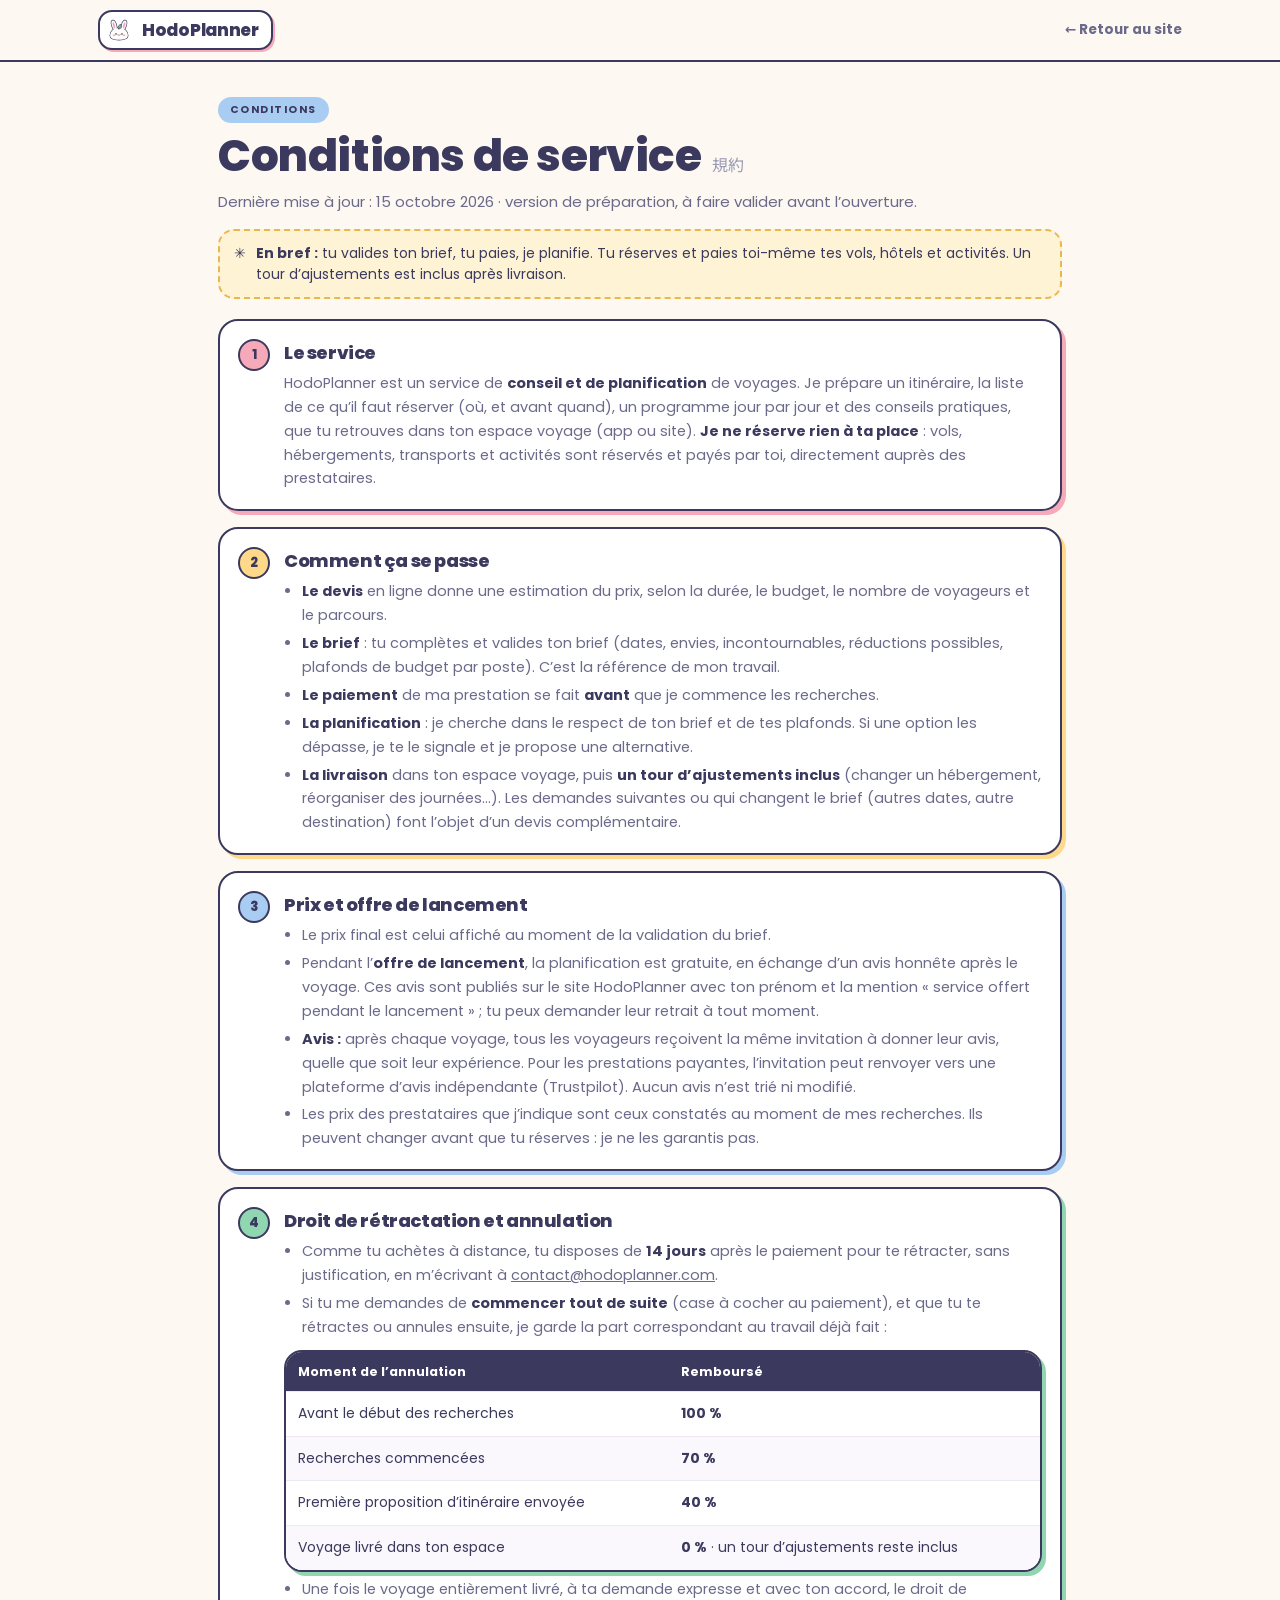
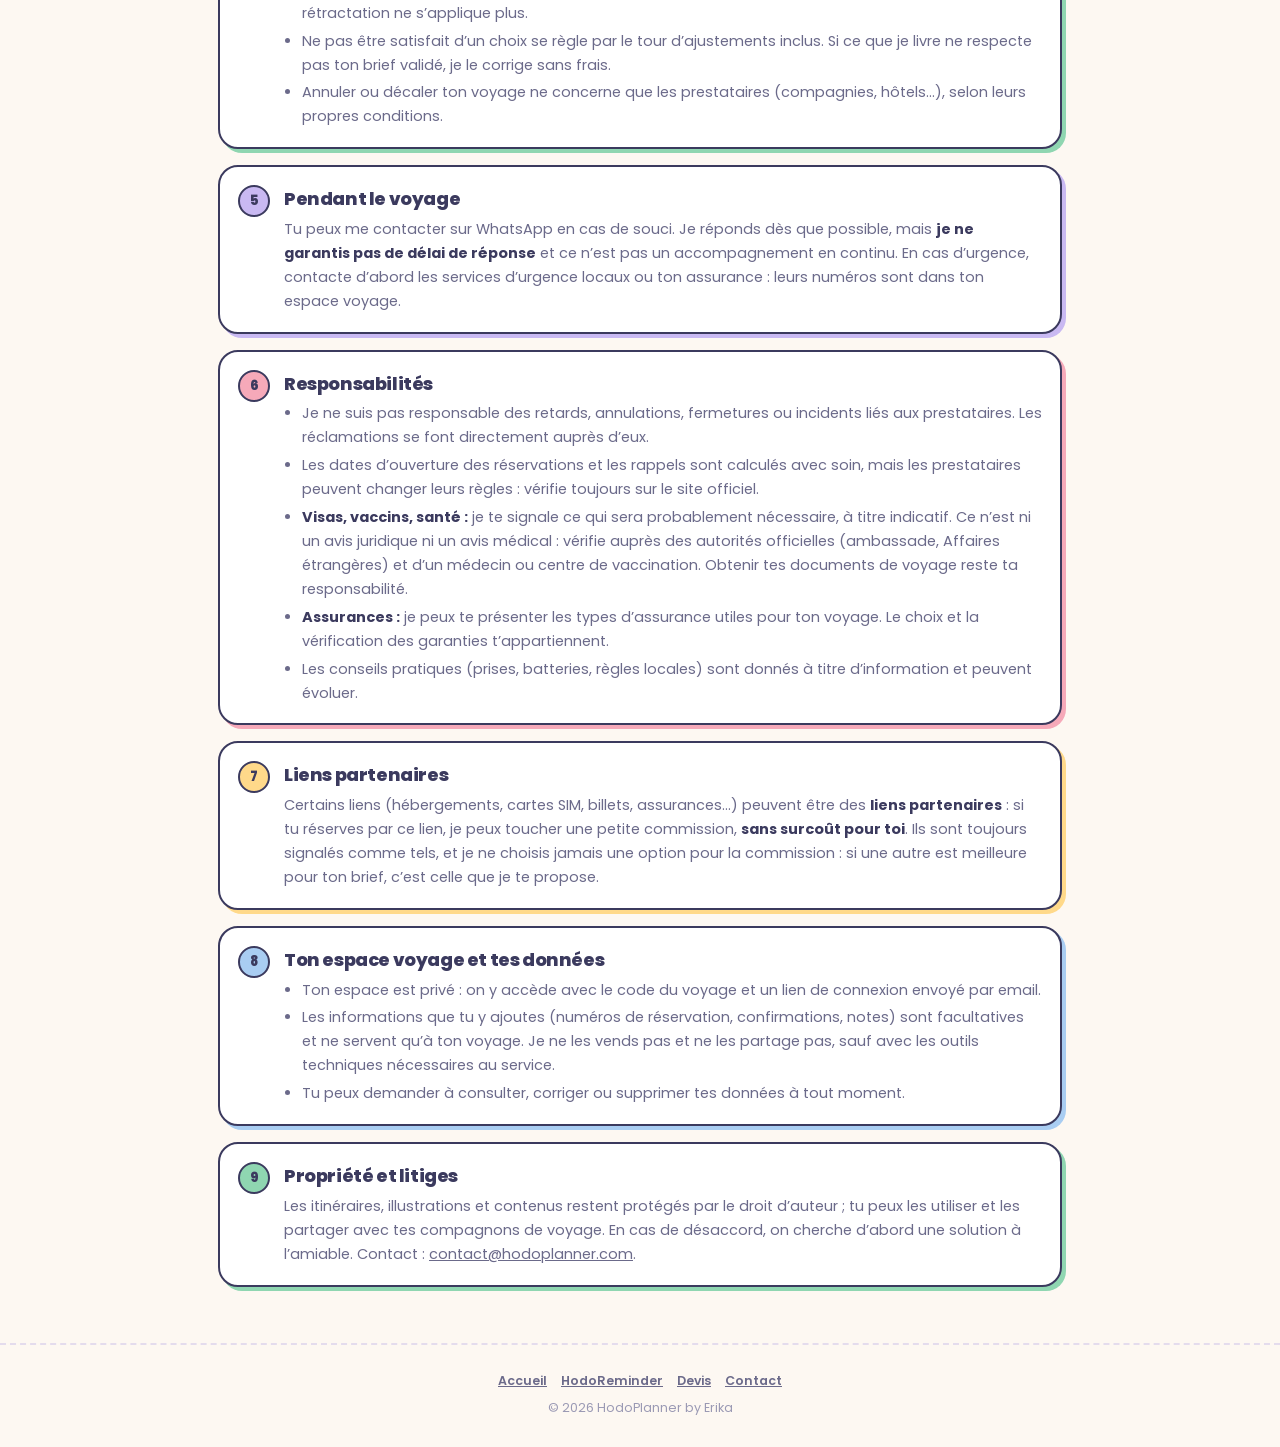
<file: conditions.html>
<!DOCTYPE html>
<html lang="fr">
<head>
  <meta charset="UTF-8" />
  <meta name="viewport" content="width=device-width, initial-scale=1, viewport-fit=cover" />
  <title>Conditions de service · HodoPlanner</title>
  <link rel="icon" href="images/brand/lapin-icone.svg" type="image/svg+xml" />
  <link rel="icon" href="images/favicon.png" type="image/png" />
  <link rel="preconnect" href="https://fonts.googleapis.com" />
  <link rel="preconnect" href="https://fonts.gstatic.com" crossorigin />
  <link href="https://fonts.googleapis.com/css2?family=Noto+Sans+JP:wght@400&family=Poppins:wght@400;500;600;700;800&display=swap" rel="stylesheet" />
  <link rel="stylesheet" href="assets/planner.css" />
  <style>
    .page-head{display:grid; gap:8px; padding:34px 0 20px}
    .page-head h1{font-size:clamp(30px, 5.6vw, 44px); display:flex; gap:10px; align-items:baseline; flex-wrap:wrap}
    .page-head h1 .jp{font-size:16px}
    .terms{display:grid; gap:16px}
    .term{display:flex; gap:14px; align-items:flex-start}
    .term h2{font-size:18px; margin:4px 0 8px}
    .term p, .term li{color:var(--ink-2); font-size:14.5px; line-height:1.65}
    .term ul{margin:0; padding-left:18px; display:grid; gap:4px}
    .term b{color:var(--ink)}
  </style>
</head>
<body>
  <header class="top">
    <div class="top-in">
      <a class="brand" href="./"><img src="images/brand/lapin-logo.svg" alt="" /><b>HodoPlanner</b></a>
      <a class="back-link" href="./">← Retour au site</a>
    </div>
  </header>

  <main class="wrap narrow">
    <div class="page-head">
      <div><span class="label" style="--lb:var(--blue)">Conditions</span></div>
      <h1>Conditions de service <span class="jp">規約</span></h1>
      <p class="muted">Dernière mise à jour : 15 octobre 2026 · version de préparation, à faire valider avant l’ouverture.</p>
      <div class="note tip" style="margin-top:8px"><span class="ico">✳</span><span><b>En bref :</b> tu valides ton brief, tu paies, je planifie. Tu réserves et paies toi-même tes vols, hôtels et activités. Un tour d’ajustements est inclus après livraison.</span></div>
    </div>

    <div class="terms">
      <section class="card term" style="--sh:var(--pink)"><span class="num" style="--nb:var(--pink)">1</span><div>
        <h2>Le service</h2>
        <p>HodoPlanner est un service de <b>conseil et de planification</b> de voyages. Je prépare un itinéraire, la liste de ce qu’il faut réserver (où, et avant quand), un programme jour par jour et des conseils pratiques, que tu retrouves dans ton espace voyage (app ou site). <b>Je ne réserve rien à ta place</b> : vols, hébergements, transports et activités sont réservés et payés par toi, directement auprès des prestataires.</p>
      </div></section>

      <section class="card term" style="--sh:var(--yellow)"><span class="num" style="--nb:var(--yellow)">2</span><div>
        <h2>Comment ça se passe</h2>
        <ul>
          <li><b>Le devis</b> en ligne donne une estimation du prix, selon la durée, le budget, le nombre de voyageurs et le parcours.</li>
          <li><b>Le brief</b> : tu complètes et valides ton brief (dates, envies, incontournables, réductions possibles, plafonds de budget par poste). C’est la référence de mon travail.</li>
          <li><b>Le paiement</b> de ma prestation se fait <b>avant</b> que je commence les recherches.</li>
          <li><b>La planification</b> : je cherche dans le respect de ton brief et de tes plafonds. Si une option les dépasse, je te le signale et je propose une alternative.</li>
          <li><b>La livraison</b> dans ton espace voyage, puis <b>un tour d’ajustements inclus</b> (changer un hébergement, réorganiser des journées…). Les demandes suivantes ou qui changent le brief (autres dates, autre destination) font l’objet d’un devis complémentaire.</li>
        </ul>
      </div></section>

      <section class="card term" style="--sh:var(--blue)"><span class="num" style="--nb:var(--blue)">3</span><div>
        <h2>Prix et offre de lancement</h2>
        <ul>
          <li>Le prix final est celui affiché au moment de la validation du brief.</li>
          <li>Pendant l’<b>offre de lancement</b>, la planification est gratuite, en échange d’un avis honnête après le voyage. Ces avis sont publiés sur le site HodoPlanner avec ton prénom et la mention « service offert pendant le lancement » ; tu peux demander leur retrait à tout moment.</li>
          <li><b>Avis :</b> après chaque voyage, tous les voyageurs reçoivent la même invitation à donner leur avis, quelle que soit leur expérience. Pour les prestations payantes, l’invitation peut renvoyer vers une plateforme d’avis indépendante (Trustpilot). Aucun avis n’est trié ni modifié.</li>
          <li>Les prix des prestataires que j’indique sont ceux constatés au moment de mes recherches. Ils peuvent changer avant que tu réserves : je ne les garantis pas.</li>
        </ul>
      </div></section>

      <section class="card term" style="--sh:var(--mint)"><span class="num" style="--nb:var(--mint)">4</span><div>
        <h2>Droit de rétractation et annulation</h2>
        <ul>
          <li>Comme tu achètes à distance, tu disposes de <b>14 jours</b> après le paiement pour te rétracter, sans justification, en m’écrivant à <a href="mailto:contact@hodoplanner.com">contact@hodoplanner.com</a>.</li>
          <li>Si tu me demandes de <b>commencer tout de suite</b> (case à cocher au paiement), et que tu te rétractes ou annules ensuite, je garde la part correspondant au travail déjà fait :</li>
        </ul>
        <div class="table-wrap" style="margin:10px 0 6px">
          <table class="table">
            <thead><tr><th>Moment de l’annulation</th><th>Remboursé</th></tr></thead>
            <tbody>
              <tr><td>Avant le début des recherches</td><td><b>100 %</b></td></tr>
              <tr><td>Recherches commencées</td><td><b>70 %</b></td></tr>
              <tr><td>Première proposition d’itinéraire envoyée</td><td><b>40 %</b></td></tr>
              <tr><td>Voyage livré dans ton espace</td><td><b>0 %</b> · un tour d’ajustements reste inclus</td></tr>
            </tbody>
          </table>
        </div>
        <ul>
          <li>Une fois le voyage entièrement livré, à ta demande expresse et avec ton accord, le droit de rétractation ne s’applique plus.</li>
          <li>Ne pas être satisfait d’un choix se règle par le tour d’ajustements inclus. Si ce que je livre ne respecte pas ton brief validé, je le corrige sans frais.</li>
          <li>Annuler ou décaler ton voyage ne concerne que les prestataires (compagnies, hôtels…), selon leurs propres conditions.</li>
        </ul>
      </div></section>

      <section class="card term" style="--sh:var(--lav)"><span class="num" style="--nb:var(--lav)">5</span><div>
        <h2>Pendant le voyage</h2>
        <p>Tu peux me contacter sur WhatsApp en cas de souci. Je réponds dès que possible, mais <b>je ne garantis pas de délai de réponse</b> et ce n’est pas un accompagnement en continu. En cas d’urgence, contacte d’abord les services d’urgence locaux ou ton assurance : leurs numéros sont dans ton espace voyage.</p>
      </div></section>

      <section class="card term" style="--sh:var(--pink)"><span class="num" style="--nb:var(--pink)">6</span><div>
        <h2>Responsabilités</h2>
        <ul>
          <li>Je ne suis pas responsable des retards, annulations, fermetures ou incidents liés aux prestataires. Les réclamations se font directement auprès d’eux.</li>
          <li>Les dates d’ouverture des réservations et les rappels sont calculés avec soin, mais les prestataires peuvent changer leurs règles : vérifie toujours sur le site officiel.</li>
          <li><b>Visas, vaccins, santé :</b> je te signale ce qui sera probablement nécessaire, à titre indicatif. Ce n’est ni un avis juridique ni un avis médical : vérifie auprès des autorités officielles (ambassade, Affaires étrangères) et d’un médecin ou centre de vaccination. Obtenir tes documents de voyage reste ta responsabilité.</li>
          <li><b>Assurances :</b> je peux te présenter les types d’assurance utiles pour ton voyage. Le choix et la vérification des garanties t’appartiennent.</li>
          <li>Les conseils pratiques (prises, batteries, règles locales) sont donnés à titre d’information et peuvent évoluer.</li>
        </ul>
      </div></section>

      <section class="card term" style="--sh:var(--yellow)"><span class="num" style="--nb:var(--yellow)">7</span><div>
        <h2>Liens partenaires</h2>
        <p>Certains liens (hébergements, cartes SIM, billets, assurances…) peuvent être des <b>liens partenaires</b> : si tu réserves par ce lien, je peux toucher une petite commission, <b>sans surcoût pour toi</b>. Ils sont toujours signalés comme tels, et je ne choisis jamais une option pour la commission : si une autre est meilleure pour ton brief, c’est celle que je te propose.</p>
      </div></section>

      <section class="card term" style="--sh:var(--blue)"><span class="num" style="--nb:var(--blue)">8</span><div>
        <h2>Ton espace voyage et tes données</h2>
        <ul>
          <li>Ton espace est privé : on y accède avec le code du voyage et un lien de connexion envoyé par email.</li>
          <li>Les informations que tu y ajoutes (numéros de réservation, confirmations, notes) sont facultatives et ne servent qu’à ton voyage. Je ne les vends pas et ne les partage pas, sauf avec les outils techniques nécessaires au service.</li>
          <li>Tu peux demander à consulter, corriger ou supprimer tes données à tout moment.</li>
        </ul>
      </div></section>

      <section class="card term" style="--sh:var(--mint)"><span class="num" style="--nb:var(--mint)">9</span><div>
        <h2>Propriété et litiges</h2>
        <p>Les itinéraires, illustrations et contenus restent protégés par le droit d’auteur ; tu peux les utiliser et les partager avec tes compagnons de voyage. En cas de désaccord, on cherche d’abord une solution à l’amiable. Contact : <a href="mailto:contact@hodoplanner.com">contact@hodoplanner.com</a>.</p>
      </div></section>
    </div>
  </main>

  <footer class="foot">
    <nav><a href="./">Accueil</a><a href="rappels/">HodoReminder</a><a href="devis.html">Devis</a><a href="mailto:contact@hodoplanner.com">Contact</a></nav>
    © <span id="y"></span> HodoPlanner by Erika
  </footer>
  <script src="assets/pictos.js"></script>
  <script src="assets/planner.js"></script>
</body>
</html>
</file>
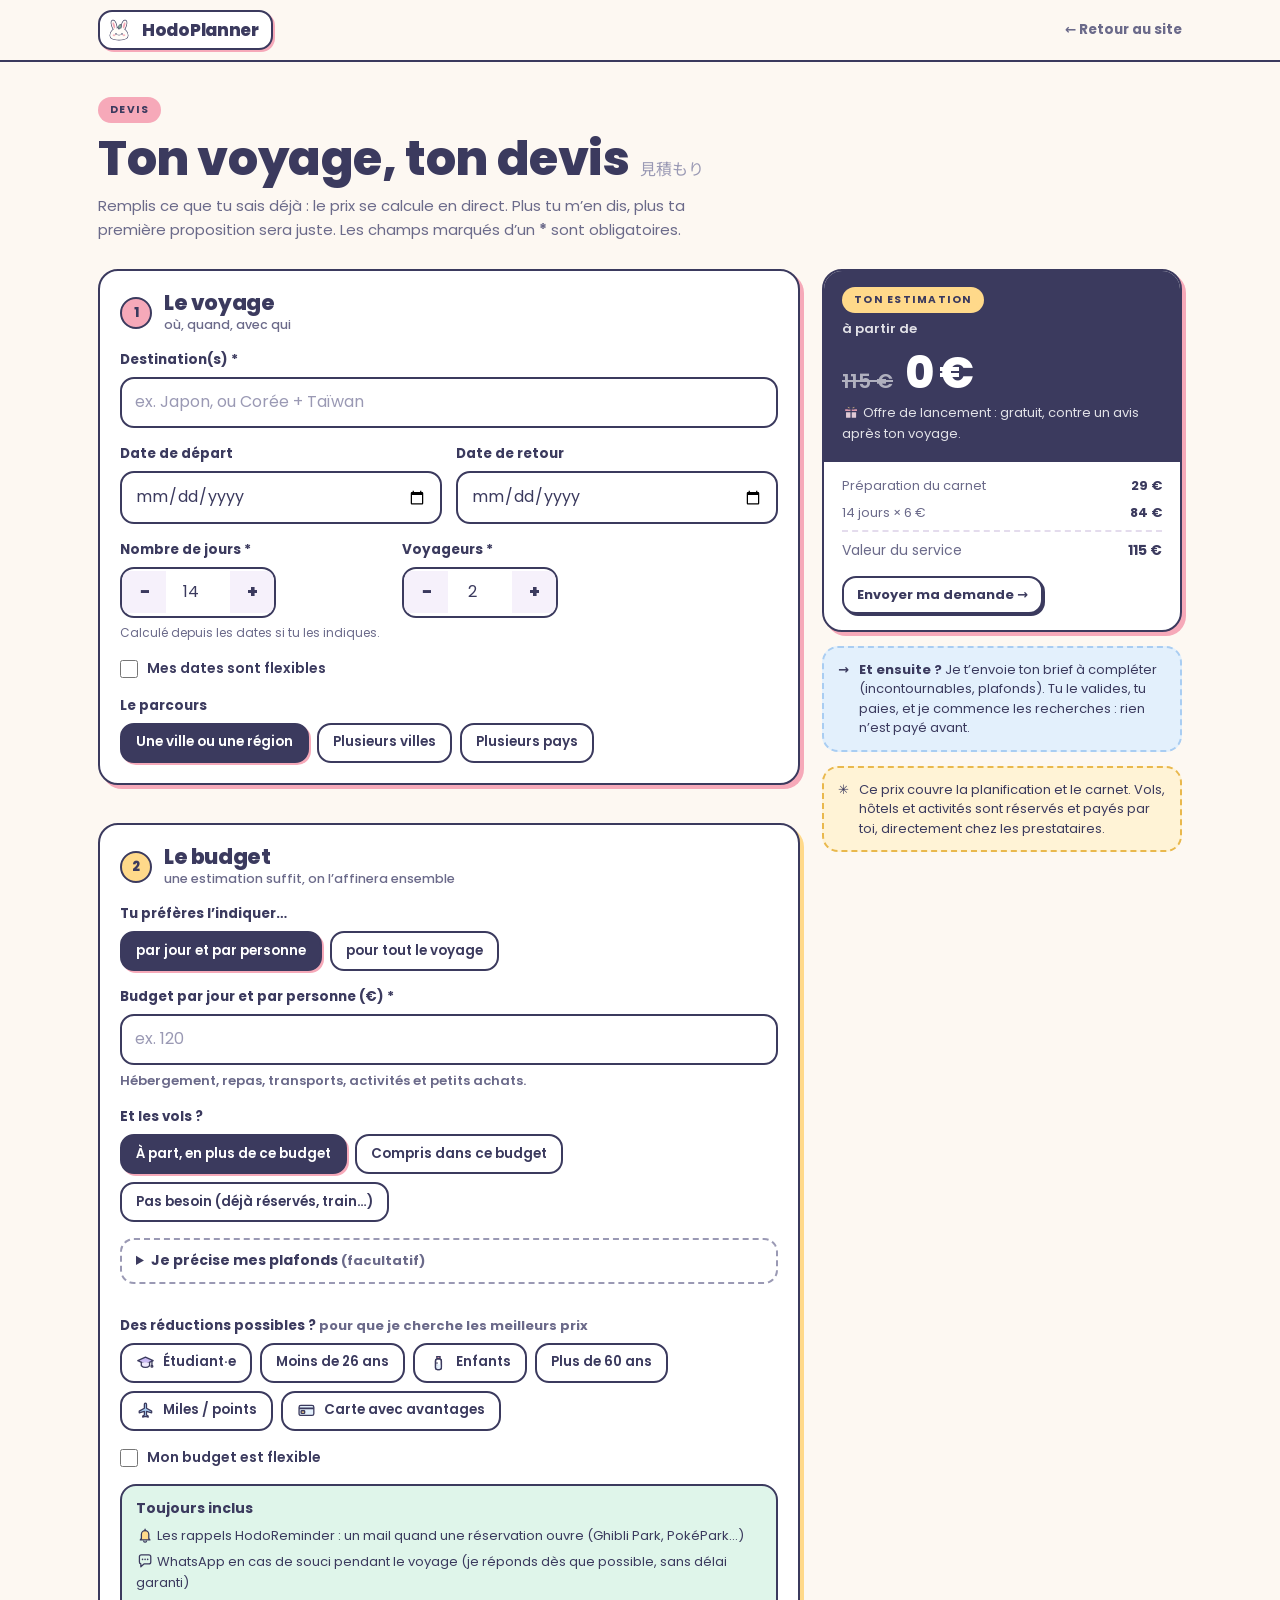
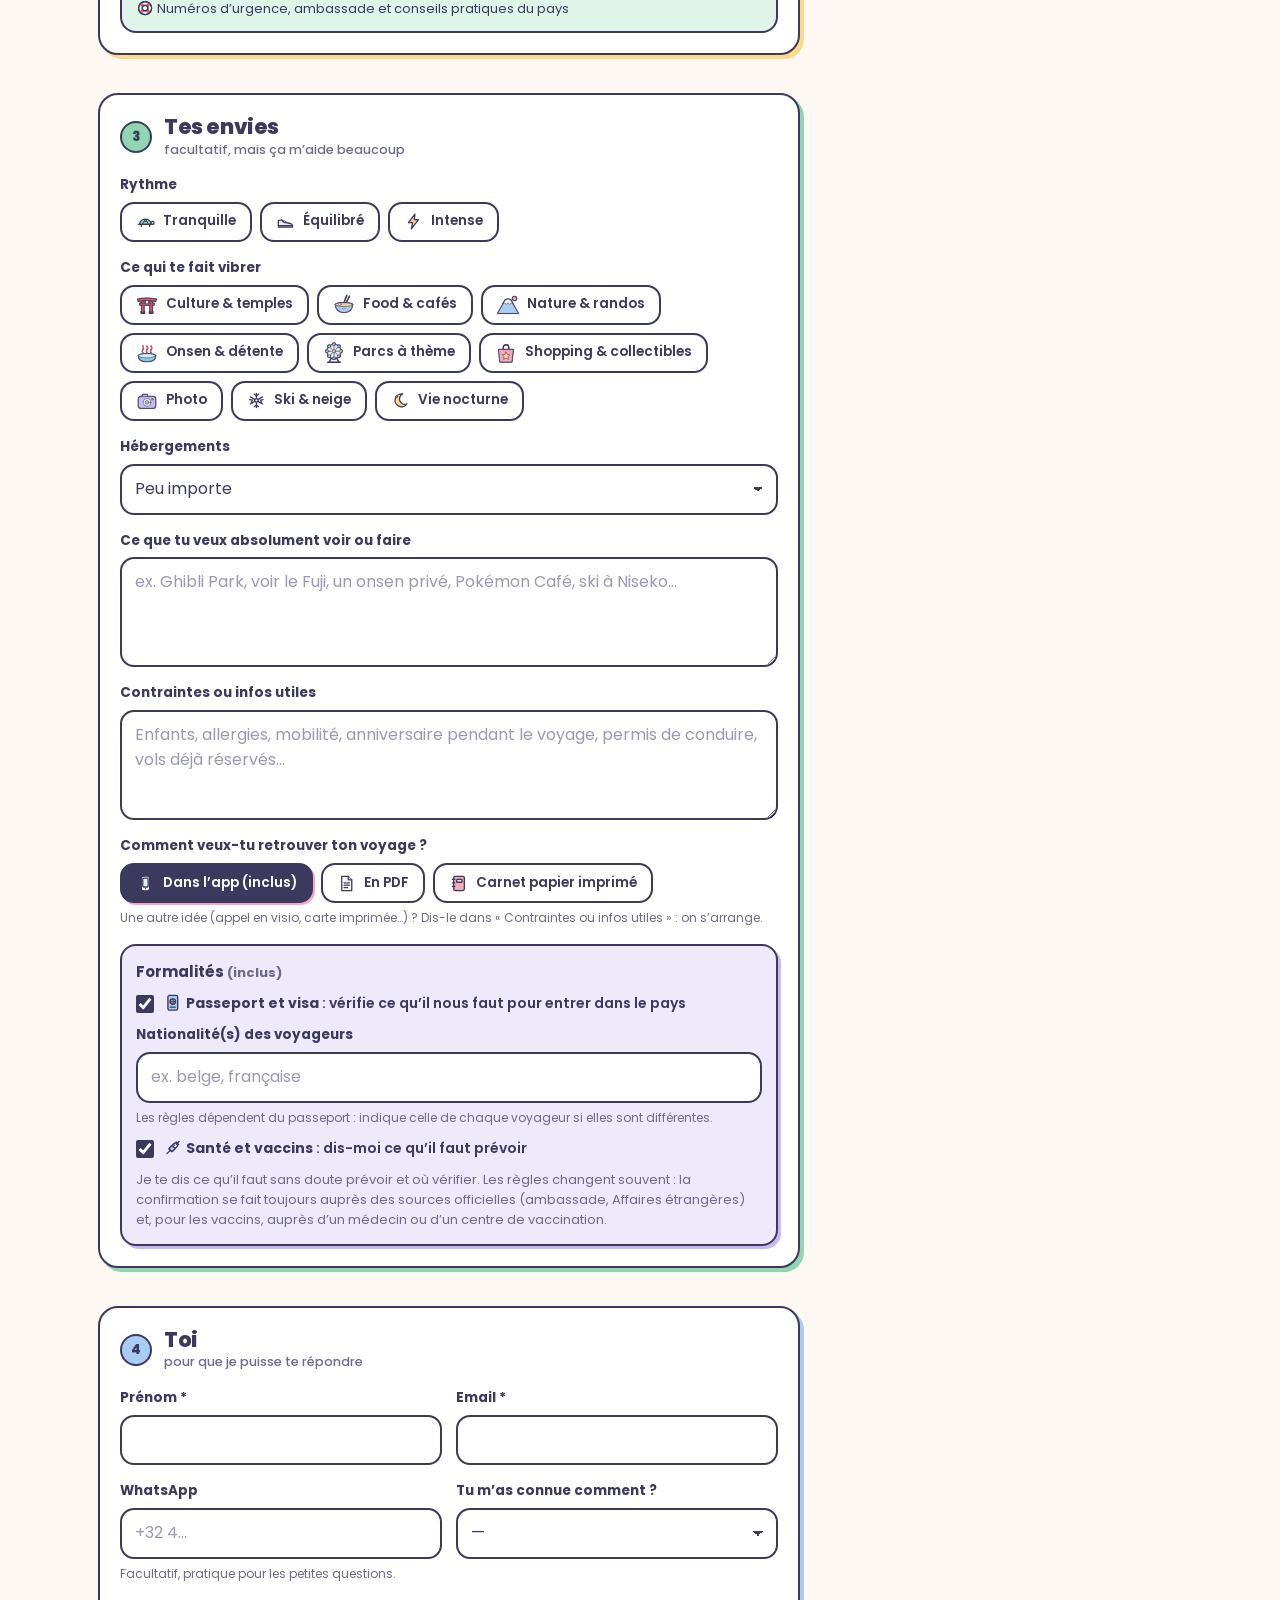
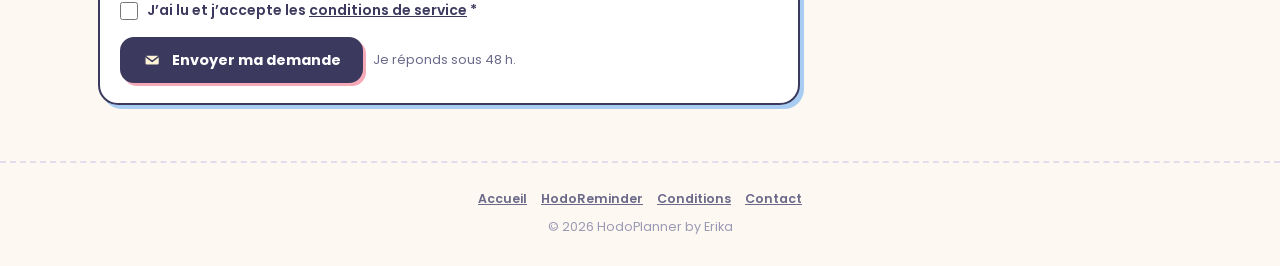
<file: detail.html>
<!DOCTYPE html>
<html lang="fr">
<head>
  <meta charset="UTF-8" />
  <title>HodoPlanner · devis</title>
  <meta name="robots" content="noindex" />
  <link rel="canonical" href="devis.html" />
  <script>location.replace("devis.html" + location.search + location.hash);</script>
  <meta http-equiv="refresh" content="0; url=devis.html" />
</head>
<body><a href="devis.html">Le devis a déménagé ici →</a></body>
</html>
</file>
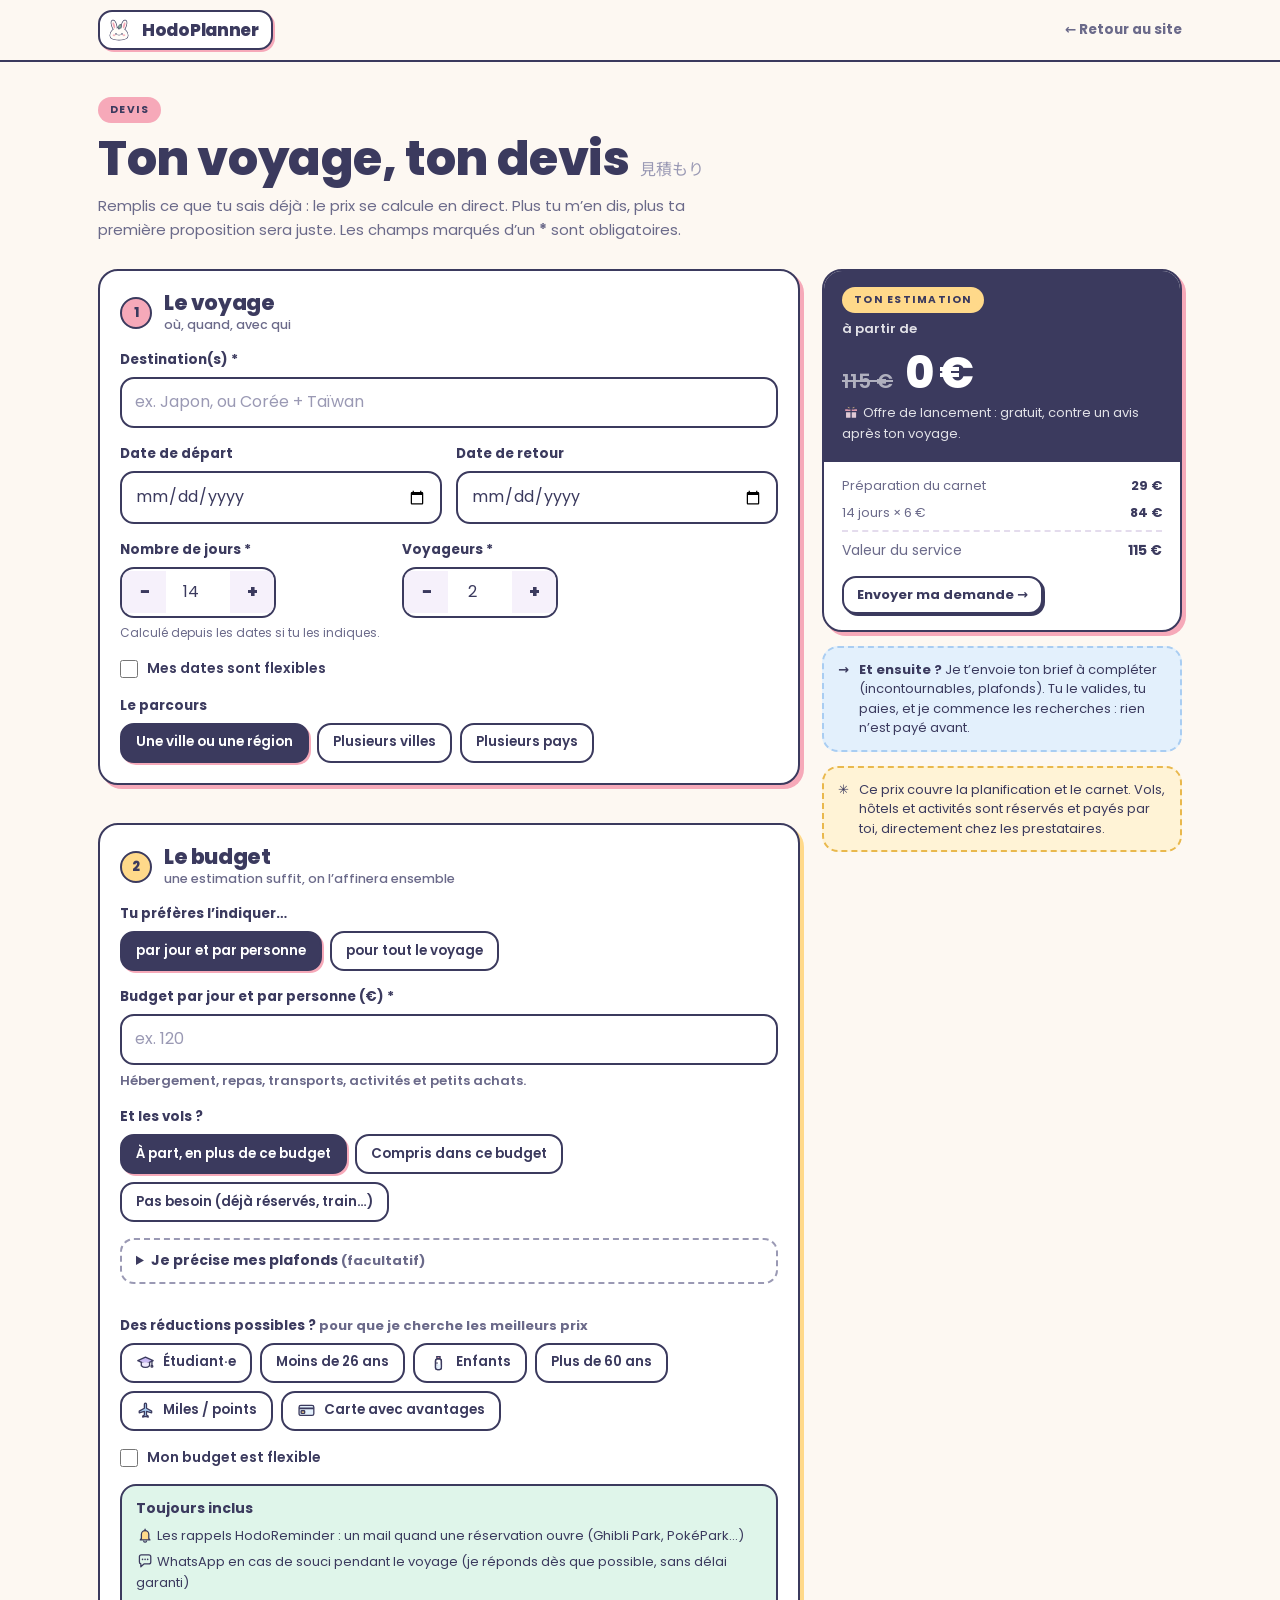
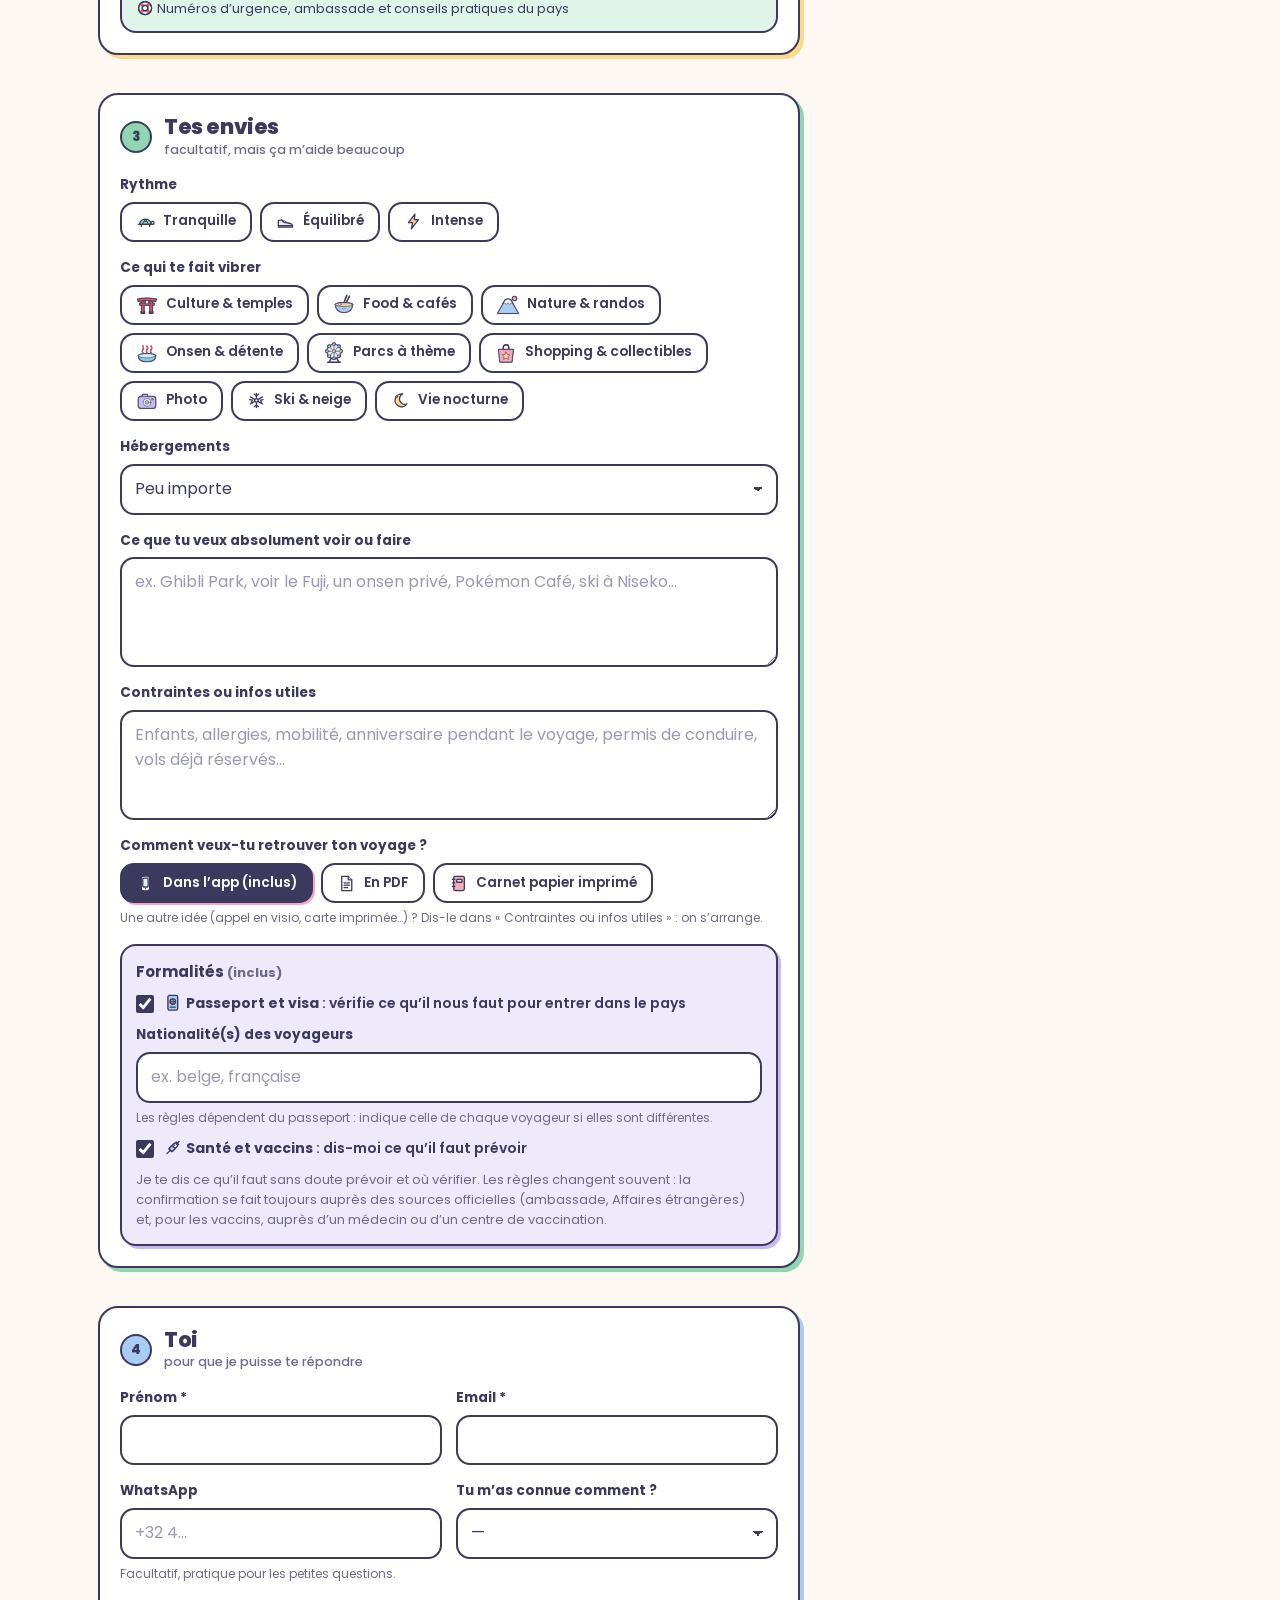
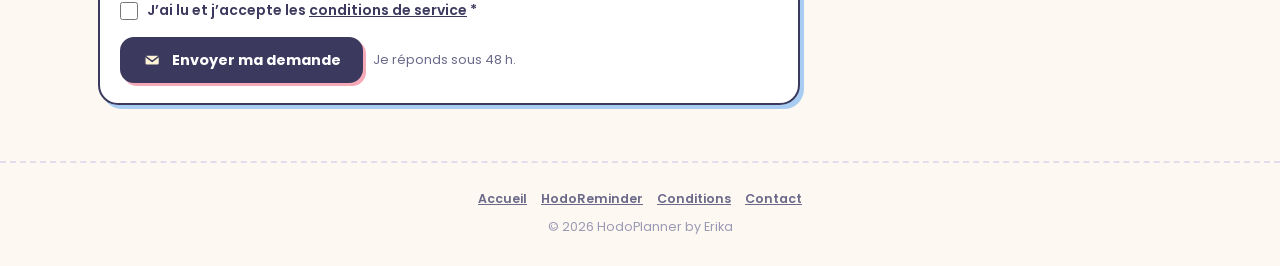
<file: devis.html>
<!DOCTYPE html>
<html lang="fr">
<head>
  <meta charset="UTF-8" />
  <meta name="viewport" content="width=device-width, initial-scale=1, viewport-fit=cover" />
  <title>Mon devis · HodoPlanner</title>
  <meta name="description" content="Calcule le prix de la planification de ton voyage et envoie-moi ta demande." />
  <link rel="icon" href="images/brand/lapin-icone.svg" type="image/svg+xml" />
  <link rel="icon" href="images/favicon.png" type="image/png" />
  <link rel="apple-touch-icon" href="images/apple-touch-icon.png" />
  <link rel="preconnect" href="https://fonts.googleapis.com" />
  <link rel="preconnect" href="https://fonts.gstatic.com" crossorigin />
  <link href="https://fonts.googleapis.com/css2?family=Noto+Sans+JP:wght@400&family=Poppins:wght@400;500;600;700;800&display=swap" rel="stylesheet" />
  <link rel="stylesheet" href="assets/planner.css" />
  <style>
    .page-head{display:grid; gap:8px; padding:34px 0 8px}
    .page-head h1{font-size:clamp(32px, 6vw, 48px); display:flex; gap:10px; align-items:baseline; flex-wrap:wrap}
    .page-head h1 .jp{font-size:16px}
    .page-head p{color:var(--ink-2); max-width:620px}

    .layout{display:grid; grid-template-columns:minmax(0,1fr); gap:22px; margin-top:20px}
    @media (min-width:980px){ .layout{grid-template-columns:minmax(0,1fr) 360px; align-items:start} .side{position:sticky; top:84px} }

    .part{display:grid; gap:16px; padding:20px}
    .part + .part{margin-top:22px}
    .part-head{display:flex; gap:12px; align-items:center}
    .part-head h2{font-size:21px}
    .part-head small{display:block; font-size:12.5px; color:var(--ink-2); font-weight:500}
    .two{display:grid; gap:14px}
    @media (min-width:640px){ .two{grid-template-columns:1fr 1fr} }
    .two.keep{grid-template-columns:auto auto; justify-content:start; column-gap:22px}

    /* choix en pastilles (radio / checkbox cachés) */
    .choices{display:flex; flex-wrap:wrap; gap:8px}
    .choice{position:relative}
    .choice input{position:absolute; opacity:0; pointer-events:none}
    .choice span{display:inline-flex; align-items:center; gap:6px; min-height:40px; padding:6px 14px; border:2px solid var(--ink); border-radius:14px; background:#fff; font-weight:600; font-size:13.5px; cursor:pointer; transition:transform .1s}
    .choice span small{font-weight:500; color:var(--ink-2); font-size:11.5px}
    .choice input:checked + span{background:var(--ink); color:#fff; box-shadow:2px 2px 0 var(--pink)}
    .choice input:checked + span small{color:#d9d6ec}
    .choice input:focus-visible + span{outline:3px solid var(--blue); outline-offset:2px}
    .choice.lvl span{display:grid; gap:0; text-align:left; padding:8px 14px}

    .stepper{display:flex; align-items:center; border:2px solid var(--ink); border-radius:14px; background:#fff; overflow:hidden; width:max-content}
    .stepper button{width:44px; height:42px; border:0; background:var(--tint); font-weight:800; font-size:18px}
    .stepper input{width:64px !important; border:0 !important; text-align:center; min-height:42px !important; border-radius:0 !important; box-shadow:none !important; font-weight:700}

    .computed{font-size:13px; color:var(--ink-2); font-weight:600}
    .included{display:grid; gap:6px; border:2px solid var(--ink); border-radius:16px; padding:12px 14px; background:var(--mint-soft); font-size:13px}
    .included b{font-size:14px}
    .formal{display:grid; gap:10px; border:2.5px solid var(--ink); border-radius:16px; padding:14px; background:var(--lav-soft); box-shadow:3px 3px 0 var(--lav)}
    .formal > b{font-size:15px}
    .counts{display:grid; gap:8px; margin-top:10px}
    .counts:empty, .counts:has(> span:only-child){display:none}
    .count-row{display:flex; align-items:center; gap:8px; flex-wrap:wrap; font-size:13.5px; font-weight:600}
    .count-row > span:first-child{flex:1 1 140px; min-width:0}
    .counts .count-row input{width:72px; flex:0 0 72px; min-height:38px; padding:4px 6px; text-align:center}
    details.more{border:2px dashed var(--ink-3); border-radius:14px; padding:10px 14px; background:#fff}
    details.more summary{cursor:pointer; font-weight:700; font-size:14px}
    .poste{display:grid; gap:10px; border:2px solid var(--ink); border-radius:16px; padding:12px 14px; background:#fff}
    .poste-head{display:flex; align-items:center; gap:10px; flex-wrap:wrap}
    .poste-head b{font-size:16px}
    .poste-head small{width:100%; margin-top:-6px; padding-left:44px; font-size:12px; color:var(--ink-2)}
    .sum{display:grid; gap:6px; border:2px dashed var(--ink); border-radius:16px; padding:12px 14px; background:var(--yellow-soft); font-size:13.5px}
    .sum div{display:flex; justify-content:space-between; gap:10px}
    .sum div span:first-child{color:var(--ink-2)}
    .sum .tot{border-top:2px dashed #e9b84d; padding-top:6px; font-size:15px}
    .computed b{color:var(--ink)}

    /* ---------- carte du prix ---------- */
    .price-card{padding:0; overflow:hidden; --sh:var(--pink)}
    .price-top{background:var(--ink); color:#fff; padding:16px 18px 18px; display:grid; gap:6px}
    .price-top .label{justify-self:start}
    .price-big{display:flex; align-items:baseline; gap:12px; flex-wrap:wrap}
    .price-big s{font-size:20px; font-weight:600; opacity:.6}
    .price-big b{font-size:44px; font-weight:800; letter-spacing:-1.5px; line-height:1}
    .price-top p{font-size:13px; opacity:.85}
    .breakdown{padding:14px 18px; display:grid; gap:7px; font-size:13px}
    .breakdown div{display:flex; justify-content:space-between; gap:10px}
    .breakdown div span:first-child{color:var(--ink-2)}
    .breakdown div b{white-space:nowrap}
    .breakdown .tot{border-top:2px dashed #e4dced; padding-top:8px; font-size:14px}
    .price-foot{padding:0 18px 16px}
    .side .note{margin-top:14px; font-size:13px}

    /* barre de prix collée en bas sur mobile */
    .mbar{position:fixed; z-index:40; left:10px; right:10px; bottom:calc(var(--safe-b) + 10px); display:flex; align-items:center; gap:10px; background:var(--ink); color:#fff; border:2px solid var(--ink); border-radius:16px; padding:8px 8px 8px 14px; box-shadow:3px 3px 0 var(--pink)}
    .mbar div{display:grid; line-height:1.2}
    .mbar small{font-size:11px; opacity:.8}
    .mbar b{font-size:18px}
    .mbar s{opacity:.6; font-weight:600; font-size:13px; margin-right:6px}
    .mbar .btn{margin-left:auto; min-height:38px; color:var(--ink); border-color:#fff; box-shadow:none; font-size:13px; padding:0 12px}
    @media (min-width:980px){ .mbar{display:none} }
    @media (max-width:979px){ body{padding-bottom:84px} }

    .done{text-align:center; display:grid; gap:12px; justify-items:center; padding:30px 20px}
    .done h2{font-size:26px}
  </style>
</head>
<body>

  <header class="top">
    <div class="top-in">
      <a class="brand" href="./"><img src="images/brand/lapin-logo.svg" alt="" /><b>HodoPlanner</b></a>
      <a class="back-link" href="./">← Retour au site</a>
    </div>
  </header>

  <main class="wrap">
    <div class="page-head">
      <div><span class="label">Devis</span></div>
      <h1>Ton voyage, ton devis <span class="jp">見積もり</span></h1>
      <p>Remplis ce que tu sais déjà : le prix se calcule en direct. Plus tu m’en dis, plus ta première proposition sera juste. Les champs marqués d’un <b>*</b> sont obligatoires.</p>
    </div>

    <div class="layout">
      <form id="f" novalidate>
        <!-- 1. Le voyage -->
        <section class="card part" style="--sh:var(--pink)">
          <div class="part-head"><span class="num" style="--nb:var(--pink)">1</span><div><h2>Le voyage</h2><small>où, quand, avec qui</small></div></div>
          <div class="field">
            <label for="destinations">Destination(s) *</label>
            <input id="destinations" name="destinations" placeholder="ex. Japon, ou Corée + Taïwan" required autocomplete="off" />
          </div>
          <div class="two">
            <div class="field"><label for="start">Date de départ</label><input type="date" id="start" name="start" /></div>
            <div class="field"><label for="end">Date de retour</label><input type="date" id="end" name="end" /></div>
          </div>
          <div class="two keep">
            <div class="field">
              <label for="days">Nombre de jours *</label>
              <div class="stepper"><button type="button" data-step="days:-1" aria-label="Un jour de moins">−</button><input id="days" name="days" type="number" inputmode="numeric" min="1" max="365" value="14" required /><button type="button" data-step="days:1" aria-label="Un jour de plus">+</button></div>
              <span class="help" id="daysHelp">Calculé depuis les dates si tu les indiques.</span>
            </div>
            <div class="field">
              <label for="people">Voyageurs *</label>
              <div class="stepper"><button type="button" data-step="people:-1" aria-label="Un voyageur de moins">−</button><input id="people" name="people" type="number" inputmode="numeric" min="1" max="30" value="2" required /><button type="button" data-step="people:1" aria-label="Un voyageur de plus">+</button></div>
            </div>
          </div>
          <label class="check"><input type="checkbox" name="dates_flexible" value="oui" /> Mes dates sont flexibles</label>
          <div class="field">
            <span class="lbl">Le parcours</span>
            <div class="choices">
              <label class="choice"><input type="radio" name="complexity" value="simple" checked /><span>Une ville ou une région</span></label>
              <label class="choice"><input type="radio" name="complexity" value="multi" /><span>Plusieurs villes</span></label>
              <label class="choice"><input type="radio" name="complexity" value="countries" /><span>Plusieurs pays</span></label>
            </div>
          </div>
        </section>

        <!-- 2. Le budget -->
        <section class="card part" style="--sh:var(--yellow)">
          <div class="part-head"><span class="num" style="--nb:var(--yellow)">2</span><div><h2>Le budget</h2><small>une estimation suffit, on l’affinera ensemble</small></div></div>
          <div class="field">
            <span class="lbl">Tu préfères l’indiquer…</span>
            <div class="choices">
              <label class="choice"><input type="radio" name="budget_mode" value="day" checked /><span>par jour et par personne</span></label>
              <label class="choice"><input type="radio" name="budget_mode" value="trip" /><span>pour tout le voyage</span></label>
            </div>
          </div>
          <div class="field">
            <label for="budget_input" id="budgetLabel">Budget par jour et par personne (€) *</label>
            <input id="budget_input" name="budget_input" type="number" inputmode="numeric" min="0" step="5" placeholder="ex. 120" required />
            <span class="computed" id="budgetHelp"></span>
          </div>
          <div class="field">
            <span class="lbl">Et les vols ?</span>
            <div class="choices">
              <label class="choice"><input type="radio" name="flight_mode" value="separate" checked /><span>À part, en plus de ce budget</span></label>
              <label class="choice"><input type="radio" name="flight_mode" value="included" /><span>Compris dans ce budget</span></label>
              <label class="choice"><input type="radio" name="flight_mode" value="none" /><span>Pas besoin (déjà réservés, train…)</span></label>
            </div>
          </div>
          <details class="more">
            <summary>Je précise mes plafonds <span class="small">(facultatif)</span></summary>
            <div class="two" style="margin-top:12px">
              <div class="field"><label for="flight_pp">Vol : max par personne, A/R (€)</label><input id="flight_pp" name="flight_pp" type="number" inputmode="numeric" min="0" step="10" placeholder="ex. 900" /></div>
              <div class="field"><label for="night_max">Logement : max <u>par nuit</u>, pour tout le groupe (€)</label><input id="night_max" name="night_max" type="number" inputmode="numeric" min="0" step="5" placeholder="ex. 120" /><span class="help">Le prix d’une nuit pour vous tous, pas par personne.</span></div>
            </div>
          </details>
          <span class="help" id="costHint"></span>
          <div class="field">
            <span class="lbl">Des réductions possibles ? <span class="small">pour que je cherche les meilleurs prix</span></span>
            <div class="choices">
              <label class="choice"><input type="checkbox" name="discounts" value="Étudiant·e" /><span><i class="pic" data-picto="cap"></i> Étudiant·e</span></label>
              <label class="choice"><input type="checkbox" name="discounts" value="Moins de 26 ans" /><span>Moins de 26 ans</span></label>
              <label class="choice"><input type="checkbox" name="discounts" value="Enfants" /><span><i class="pic" data-picto="bottle"></i> Enfants</span></label>
              <label class="choice"><input type="checkbox" name="discounts" value="Plus de 60 ans" /><span>Plus de 60 ans</span></label>
              <label class="choice"><input type="checkbox" name="discounts" value="Miles / points de fidélité" /><span><i class="pic" data-picto="plane"></i> Miles / points</span></label>
              <label class="choice"><input type="checkbox" name="discounts" value="Carte bancaire avec avantages voyage" /><span><i class="pic" data-picto="card"></i> Carte avec avantages</span></label>
            </div>
            <div id="discountCounts" class="counts"></div>
          </div>
          <label class="check"><input type="checkbox" name="budget_flexible" value="oui" /> Mon budget est flexible</label>
          <div class="included">
            <b>Toujours inclus</b>
            <span><i class="pic" data-picto="bell"></i> Les rappels HodoReminder : un mail quand une réservation ouvre (Ghibli Park, PokéPark…)</span>
            <span><i class="pic" data-picto="chat"></i> WhatsApp en cas de souci pendant le voyage (je réponds dès que possible, sans délai garanti)</span>
            <span><i class="pic" data-picto="sos"></i> Numéros d’urgence, ambassade et conseils pratiques du pays</span>
          </div>
        </section>

        <!-- 3. Les envies -->
        <section class="card part" style="--sh:var(--mint)">
          <div class="part-head"><span class="num" style="--nb:var(--mint)">3</span><div><h2>Tes envies</h2><small>facultatif, mais ça m’aide beaucoup</small></div></div>
          <div class="field">
            <span class="lbl">Rythme</span>
            <div class="choices">
              <label class="choice"><input type="radio" name="pace" value="Tranquille" /><span><i class="pic" data-picto="turtle"></i> Tranquille</span></label>
              <label class="choice"><input type="radio" name="pace" value="Équilibré" /><span><i class="pic" data-picto="shoe"></i> Équilibré</span></label>
              <label class="choice"><input type="radio" name="pace" value="Intense" /><span><i class="pic" data-picto="bolt"></i> Intense</span></label>
            </div>
          </div>
          <div class="field">
            <span class="lbl">Ce qui te fait vibrer</span>
            <div class="choices">
              <label class="choice"><input type="checkbox" name="interests" value="Culture & temples" /><span><i class="pic" data-icon="torii" data-size="22"></i> Culture &amp; temples</span></label>
              <label class="choice"><input type="checkbox" name="interests" value="Food & cafés" /><span><i class="pic" data-icon="ramen" data-size="22"></i> Food &amp; cafés</span></label>
              <label class="choice"><input type="checkbox" name="interests" value="Nature & randos" /><span><i class="pic" data-icon="mountain" data-size="22"></i> Nature &amp; randos</span></label>
              <label class="choice"><input type="checkbox" name="interests" value="Onsen & détente" /><span><i class="pic" data-icon="onsen" data-size="22"></i> Onsen &amp; détente</span></label>
              <label class="choice"><input type="checkbox" name="interests" value="Parcs à thème" /><span><i class="pic" data-icon="wheel" data-size="22"></i> Parcs à thème</span></label>
              <label class="choice"><input type="checkbox" name="interests" value="Shopping & collectibles" /><span><i class="pic" data-icon="shop" data-size="22"></i> Shopping &amp; collectibles</span></label>
              <label class="choice"><input type="checkbox" name="interests" value="Photo" /><span><i class="pic" data-icon="camera" data-size="22"></i> Photo</span></label>
              <label class="choice"><input type="checkbox" name="interests" value="Ski & neige" /><span><i class="pic" data-picto="snow"></i> Ski &amp; neige</span></label>
              <label class="choice"><input type="checkbox" name="interests" value="Vie nocturne" /><span><i class="pic" data-picto="moon"></i> Vie nocturne</span></label>
            </div>
          </div>
          <div class="field">
            <label for="stay">Hébergements</label>
            <select id="stay" name="stay">
              <option value="">Peu importe</option>
              <option>Petits prix (auberges, capsules)</option>
              <option>Hôtels 3★ bien placés</option>
              <option>Hôtels 4–5★</option>
              <option>Ryokan / maisons d’hôtes</option>
              <option>Appartements</option>
              <option>Un mélange</option>
            </select>
          </div>
          <div class="field">
            <label for="must_see">Ce que tu veux absolument voir ou faire</label>
            <textarea id="must_see" name="must_see" placeholder="ex. Ghibli Park, voir le Fuji, un onsen privé, Pokémon Café, ski à Niseko…"></textarea>
          </div>
          <div class="field">
            <label for="notes">Contraintes ou infos utiles</label>
            <textarea id="notes" name="notes" placeholder="Enfants, allergies, mobilité, anniversaire pendant le voyage, permis de conduire, vols déjà réservés…"></textarea>
          </div>
          <div class="field">
            <span class="lbl">Comment veux-tu retrouver ton voyage ?</span>
            <div class="choices">
              <label class="choice"><input type="checkbox" name="format" value="App / espace en ligne" checked /><span><i class="pic" data-picto="phone"></i> Dans l’app (inclus)</span></label>
              <label class="choice"><input type="checkbox" name="format" value="PDF" /><span><i class="pic" data-picto="doc"></i> En PDF</span></label>
              <label class="choice"><input type="checkbox" name="format" value="Carnet papier" /><span><i class="pic" data-picto="notebook"></i> Carnet papier imprimé</span></label>
            </div>
            <span class="help">Une autre idée (appel en visio, carte imprimée…) ? Dis-le dans « Contraintes ou infos utiles » : on s’arrange.</span>
          </div>
          <div class="formal">
            <b>Formalités <span class="small">(inclus)</span></b>
            <label class="check"><input type="checkbox" id="visa" name="visa_help" value="oui" checked /> <span><i class="pic" data-picto="passport"></i> <b>Passeport et visa</b> : vérifie ce qu’il nous faut pour entrer dans le pays</span></label>
            <div id="visaBlock" class="field">
              <label for="nationality">Nationalité(s) des voyageurs</label><input id="nationality" name="nationality" placeholder="ex. belge, française" />
              <span class="help">Les règles dépendent du passeport : indique celle de chaque voyageur si elles sont différentes.</span>
            </div>
            <label class="check"><input type="checkbox" id="health" name="health_help" value="oui" checked /> <span><i class="pic" data-picto="syringe"></i> <b>Santé et vaccins</b> : dis-moi ce qu’il faut prévoir</span></label>
            <p class="small">Je te dis ce qu’il faut sans doute prévoir et où vérifier. Les règles changent souvent : la confirmation se fait toujours auprès des sources officielles (ambassade, Affaires étrangères) et, pour les vaccins, auprès d’un médecin ou d’un centre de vaccination.</p>
          </div>
        </section>

        <!-- 4. Toi -->
        <section class="card part" style="--sh:var(--blue)" id="contact">
          <div class="part-head"><span class="num" style="--nb:var(--blue)">4</span><div><h2>Toi</h2><small>pour que je puisse te répondre</small></div></div>
          <div class="two">
            <div class="field"><label for="firstname">Prénom *</label><input id="firstname" name="firstname" required autocomplete="given-name" /></div>
            <div class="field"><label for="email">Email *</label><input type="email" id="email" name="email" required autocomplete="email" /></div>
          </div>
          <div class="two">
            <div class="field"><label for="whatsapp">WhatsApp</label><input id="whatsapp" name="whatsapp" type="tel" placeholder="+32 4…" autocomplete="tel" /><span class="help">Facultatif, pratique pour les petites questions.</span></div>
            <div class="field">
              <label for="source">Tu m’as connue comment ?</label>
              <select id="source" name="source"><option value="">—</option><option>HodoGuides</option><option>Instagram</option><option>TikTok</option><option>Bouche-à-oreille</option><option>Autre</option></select>
            </div>
          </div>
          <div aria-hidden="true" style="position:absolute;left:-9999px;width:1px;height:1px;overflow:hidden"><label>Ne pas remplir <input name="website" tabindex="-1" autocomplete="off" /></label></div>
          <label class="check"><input type="checkbox" id="agree" name="agree" value="oui" required /> <span>J’ai lu et j’accepte les <a href="conditions.html" target="_blank" rel="noopener">conditions de service</a> *</span></label>
          <div class="row">
            <button class="btn dark" type="submit" id="sendBtn"><i class="pic" data-picto="mail"></i> Envoyer ma demande</button>
            <span class="small" id="sendNote">Je réponds sous 48 h.</span>
          </div>
        </section>
      </form>

      <!-- Prix -->
      <aside class="side" id="price">
        <div class="card price-card">
          <div class="price-top">
            <span class="label" style="--lb:var(--yellow)">Ton estimation</span>
            <div class="price-big" id="pBig"></div>
            <p id="pSub"></p>
          </div>
          <div class="breakdown" id="pRows"></div>
          <div class="price-foot"><a class="btn small" href="#contact">Envoyer ma demande →</a></div>
        </div>
        <div class="note"><span class="ico">→</span><span><b>Et ensuite ?</b> Je t’envoie ton brief à compléter (incontournables, plafonds). Tu le valides, tu paies, et je commence les recherches : rien n’est payé avant.</span></div>
        <div class="note tip"><span class="ico">✳</span><span>Ce prix couvre la planification et le carnet. Vols, hôtels et activités sont réservés et payés par toi, directement chez les prestataires.</span></div>
      </aside>
    </div>
  </main>

  <div class="mbar" id="mbar"><div><small>Ton estimation</small><span id="mPrice"></span></div><a class="btn small" href="#price">Détail</a></div>

  <footer class="foot">
    <nav><a href="./">Accueil</a><a href="rappels/">HodoReminder</a><a href="conditions.html">Conditions</a><a href="mailto:contact@hodoplanner.com">Contact</a></nav>
    © <span id="y"></span> HodoPlanner by Erika
  </footer>

  <script src="app/config.js"></script>
  <script src="assets/vendor/supabase/supabase.js"></script>
  <script src="assets/pictos.js"></script>
  <script src="assets/icons.js"></script>
  <script src="assets/planner.js"></script>
  <script>
  (() => {
    const f = document.getElementById("f");
    const $ = (id) => document.getElementById(id);
    const P = Planner.PRICING;
    const euro = Planner.euro;
    const COMPLEXITY_NAMES = { simple: "Une ville ou une région", multi: "Plusieurs villes", countries: "Plusieurs pays" };

    // ----- pré-remplissage (liens depuis HodoGuides ou partagés) -----
    const params = new URLSearchParams(location.search);
    f.destinations.value = Planner.destinationFromUrl() || params.get("destinations") || "";
    ["start", "end", "days", "people", "firstname", "email"].forEach((k) => { if (params.get(k)) f[k].value = params.get(k); });

    // Mode « bientôt » : le formulaire inscrit à la liste d'attente
    if (!Planner.OPEN) {
      $("sendBtn").innerHTML = `${'<i class="pic" data-picto="bell"></i>'} Préviens-moi au lancement`;
      $("sendNote").textContent = `HodoPlanner ouvre en ${Planner.OPENING} : je t’écris dès que c’est prêt, avec ton devis.`;
      document.querySelector('#contact .part-head small').textContent = "pour te prévenir à l’ouverture";
    }


    // ----- durée depuis les dates (jour de départ et de retour compris) -----
    function syncDays() {
      const s = f.start.value, e = f.end.value;
      if (s && e) {
        const d = Math.round((new Date(e) - new Date(s)) / 86400000) + 1;
        if (d >= 1) {
          f.days.value = d; f.days.readOnly = true;
          $("daysHelp").textContent = `Du départ au retour compris : ${d} jour${d > 1 ? "s" : ""} (${d - 1} nuit${d > 2 ? "s" : ""}).`;
          return;
        }
        $("daysHelp").textContent = "La date de retour est avant le départ.";
      } else {
        $("daysHelp").textContent = "Calculé depuis les dates si tu les indiques.";
      }
      f.days.readOnly = false;
    }
    f.end.min = f.start.value;

    // ----- budget : un montant global (par jour/pers. ou total), vols à part ou compris -----
    function budgetTotal() {
      const v = +f.budget_input.value || 0;
      return f.budget_mode.value === "day" ? v * (+f.days.value || 1) * (+f.people.value || 1) : v;
    }
    // Le prix de la planification se base sur le budget hors vols internationaux.
    // Si les vols sont compris, on retire le plafond vol indiqué (sinon ~25 % du budget).
    function groupBudget() {
      const b = budgetTotal();
      if (f.flight_mode.value !== "included") return b;
      const fl = (+f.flight_pp.value || 0) * (+f.people.value || 1);
      return Math.max(0, fl ? b - fl : b * 0.75);
    }
    function syncBudget() {
      const days = +f.days.value || 1, people = +f.people.value || 1;
      const perDay = f.budget_mode.value === "day";
      $("budgetLabel").textContent = perDay ? "Budget par jour et par personne (€) *" : `Budget pour tout le voyage${people > 1 ? `, pour vous ${people}` : ""} (€) *`;
      f.budget_input.placeholder = perDay ? "ex. 120" : "ex. 4000";
      f.budget_input.step = perDay ? 5 : 50;
      const b = budgetTotal();
      $("budgetHelp").innerHTML = !b ? "Hébergement, repas, transports, activités et petits achats."
        : perDay ? `Soit <b>${euro(b)}</b> pour tout le voyage${people > 1 ? ` (${people} voyageurs)` : ""}.`
        : `Soit environ <b>${euro(b / days / people)}</b> par jour et par personne.`;
      const cost = Planner.costFor(f.destinations.value);
      $("costHint").textContent = cost.known
        ? `Pour info, pour ${cost.name} on compte souvent de ${cost.eco} € (petit budget) à ${cost.plaisir} € (confort ++) par jour et par personne, sans les vols.`
        : "";
    }
    // en changeant de mode, on convertit le montant déjà tapé
    f.querySelectorAll('input[name="budget_mode"]').forEach((r) => r.addEventListener("change", () => {
      const v = +f.budget_input.value; if (!v) return;
      const n = (+f.days.value || 1) * (+f.people.value || 1);
      f.budget_input.value = f.budget_mode.value === "day" ? Math.round(v / n / 5) * 5 : Math.round(v * n / 50) * 50;
    }));

    function current() {
      return Planner.estimate({
        days: +f.days.value, people: +f.people.value, budget: groupBudget(),
        complexity: f.complexity.value,
      });
    }

    // ----- affichage du prix -----
    function render() {
      const r = current();
      const pct = Math.round((r.factor - 1) * 100);
      const tiers = r.days > 14 ? ` <span class="small">(${r.wDays.toLocaleString("fr-FR", { maximumFractionDigits: 1 })} j. après dégressif)</span>` : "";
      const rows = [
        ["Préparation du carnet", euro(P.BASE)],
        [`${r.days} jour${r.days > 1 ? "s" : ""} × ${r.dayRate.toLocaleString("fr-FR", { maximumFractionDigits: 2 })} €${tiers}`, euro(r.dayRate * r.wDays)],
      ];
      if (pct) rows.push([[f.complexity.value !== "simple" ? COMPLEXITY_NAMES[f.complexity.value] : "", r.people >= P.BIG_GROUP.from ? "groupe" : ""].filter(Boolean).join(" + "), `+${pct} %`]);
      $("pRows").innerHTML = rows.map(([a, b]) => `<div><span>${a}</span><b>${b}</b></div>`).join("")
        + `<div class="tot"><span>Valeur du service</span><b>${euro(r.total)}</b></div>`;

      const from = r.budget ? "" : `<span style="font-size:13px;font-weight:600;opacity:.85;width:100%">à partir de</span>`;
      if (r.free) {
        $("pBig").innerHTML = `${from}<s>${euro(r.total)}</s><b>0 €</b>`;
        $("pSub").innerHTML = "<i class='pic' data-picto='gift'></i> Offre de lancement : gratuit, contre un avis après ton voyage.";
        $("mPrice").innerHTML = `<s>${euro(r.total)}</s><b>0 €</b>`;
      } else {
        $("pBig").innerHTML = `${from}<b>${euro(r.total)}</b>`;
        $("pSub").textContent = r.custom ? "Grand voyage : je te confirme un prix personnalisé." : "Prix confirmé par message avant de commencer.";
        $("mPrice").innerHTML = `<b>${euro(r.total)}</b>`;
      }
    }

    function update(e) {
      if (!e || ["start", "end"].includes(e.target.name)) { syncDays(); f.end.min = f.start.value; }
      syncBudget();
      render();
      if (e) e.target.classList?.remove("invalid");
    }
    f.addEventListener("input", update);
    f.addEventListener("change", update);

    // boutons − / +
    document.querySelectorAll("[data-step]").forEach((b) => b.addEventListener("click", () => {
      const [name, d] = b.dataset.step.split(":");
      const el = f[name];
      if (el.readOnly) { Planner.toast("La durée suit les dates : efface-les pour la changer à la main."); return; }
      el.value = Math.max(+el.min || 1, Math.min(+el.max || 999, (+el.value || 0) + +d));
      el.dispatchEvent(new Event("input", { bubbles: true }));
    }));

    // visa : la nationalité n'est demandée que si la case est cochée
    $("visa").addEventListener("change", () => $("visaBlock").classList.toggle("hidden", !$("visa").checked));

    // réductions : combien de voyageurs sont concernés (s'ils sont plusieurs)
    function discountCounts() {
      const box = $("discountCounts"), all = +f.people.value || 1;
      const keep = {}; box.querySelectorAll("[data-dcount]").forEach((el) => { keep[el.dataset.dcount] = el.value; });
      const checked = [...f.querySelectorAll('input[name="discounts"]:checked')].map((i) => i.value);
      box.innerHTML = all > 1 ? `<span class="small">Combien de voyageurs sont concernés ?</span>` + checked.map((v) => `<div class="count-row"><span>${v.replace(/[<>&"]/g, "")}</span>
        <input type="number" inputmode="numeric" min="1" max="${all}" value="${Math.min(all, +keep[v] || 1)}" data-dcount="${v.replace(/"/g, "&quot;")}" aria-label="Nombre de voyageurs : ${v.replace(/"/g, "&quot;")}" /><span class="small">sur ${all}</span></div>`).join("") : "";
    }
    f.querySelectorAll('input[name="discounts"]').forEach((i) => i.addEventListener("change", discountCounts));
    f.people.addEventListener("input", discountCounts);

    update();

    // ----- envoi -----
    f.addEventListener("submit", async (e) => {
      e.preventDefault();
      let first = null;
      f.querySelectorAll("[required]").forEach((el) => {
        const ok = el.type === "checkbox" ? el.checked : el.checkValidity() && String(el.value).trim() !== "";
        el.classList.toggle("invalid", !ok);
        if (!ok && !first) first = el;
      });
      if (f.start.value && f.end.value && f.end.value < f.start.value) { f.end.classList.add("invalid"); first = first || f.end; }
      if (first) {
        first.scrollIntoView({ behavior: "smooth", block: "center" });
        setTimeout(() => first.focus({ preventScroll: true }), 300);
        Planner.toast(first.type === "checkbox" ? "Coche les conditions de service pour envoyer." : "Il manque une info obligatoire.");
        return;
      }

      const r = current();
      const interests = [...f.querySelectorAll('input[name="interests"]:checked')].map((i) => i.value);
      const priceTxt = r.free ? `${euro(r.total)} (offert : lancement)` : euro(r.total);
      const fd = new FormData();
      const lines = [];
      const add = (label, value) => { if (value === undefined || value === null || String(value).trim() === "") return; fd.append(label, value); lines.push(`${label} : ${value}`); };
      add("Prénom", f.firstname.value.trim());
      add("Email", f.email.value.trim());
      add("WhatsApp", f.whatsapp.value.trim());
      lines.push("");
      add("Destination(s)", f.destinations.value.trim());
      add("Dates", f.start.value && f.end.value ? `${f.start.value} → ${f.end.value}` : "");
      add("Durée", `${r.days} jours`);
      add("Voyageurs", r.people);
      add("Dates flexibles", f.dates_flexible.checked ? "oui" : "");
      add("Parcours", COMPLEXITY_NAMES[f.complexity.value]);
      add("Budget", `${euro(budgetTotal())} pour tout le voyage (≈ ${euro(budgetTotal() / r.days / r.people)} / pers. / jour)`);
      add("Vols", { separate: "à part, en plus du budget", included: "compris dans le budget", none: "pas besoin" }[f.flight_mode.value]);
      add("Plafond vol", f.flight_pp.value ? `${euro(+f.flight_pp.value)} / pers. A/R` : "");
      add("Plafond nuit", f.night_max.value ? `${euro(+f.night_max.value)} par nuit, pour tout le groupe` : "");
      add("Réductions", [...f.querySelectorAll('input[name="discounts"]:checked')].map((i) => {
        const n = +(f.querySelector(`[data-dcount="${i.value}"]`) || {}).value || 0, all = +f.people.value || 1;
        return all > 1 && n ? `${i.value} (${n === all ? "tout le monde" : n + " sur " + all})` : i.value;
      }).join(", "));
      add("Budget flexible", f.budget_flexible.checked ? "oui" : "");
      add("Estimation", priceTxt);
      lines.push("");
      add("Format", [...f.querySelectorAll('input[name="format"]:checked')].map((i) => i.value).join(", "));
      add("Rythme", f.pace.value);
      add("Centres d’intérêt", interests.join(", "));
      add("Hébergements", f.stay.value);
      add("Incontournables", f.must_see.value.trim());
      add("Contraintes", f.notes.value.trim());
      if ($("visa").checked) add("Passeport / visa", `à vérifier · nationalité : ${f.nationality.value.trim() || "?"}`);
      if ($("health").checked) add("Santé / vaccins", "à signaler");
      add("Venu de", f.source.value || (params.get("destination") ? "HodoGuides" : ""));

      const btn = $("sendBtn");
      btn.disabled = true;
      const subject = `${Planner.OPEN ? "Demande" : "Liste d’attente"} HodoPlanner · ${f.firstname.value.trim()} · ${f.destinations.value.trim()}`;
      const name = f.firstname.value.trim().replace(/[<>&"]/g, "");
      const card = document.getElementById("contact");
      const thanks = () => `<div class="done"><img src="images/brand/lapin-pattes.svg" alt="" width="110" height="110"><h2>Merci ${name} !</h2><p class="muted">${Planner.OPEN ? "Ta demande est bien partie. Je te réponds sous 48 h à l’adresse indiquée." : `C’est noté ! Je t’écris dès l’ouverture en ${Planner.OPENING}, avec ton voyage en tête.`}</p></div>`;
      // piège à robots : un champ invisible rempli = on fait semblant
      if (f.website && f.website.value) { card.innerHTML = thanks(); return; }
      try {
        const how = await Planner.send(fd, subject, lines, {
          kind: Planner.OPEN ? "devis" : "attente",
          firstname: f.firstname.value.trim(), email: f.email.value.trim(), whatsapp: f.whatsapp.value.trim() || null,
          destinations: f.destinations.value.trim(), estimate: priceTxt,
        });
        card.innerHTML = how === "mail"
          ? `<div class="done"><img src="images/brand/lapin-pattes.svg" alt="" width="110" height="110"><h2>Presque fini !</h2><p class="muted">Ton app mail vient de s’ouvrir avec ta demande déjà écrite : il ne reste plus qu’à l’envoyer.<br>Rien ne s’est ouvert ? Écris-moi à <a href="mailto:${Planner.CONTACT_EMAIL}">${Planner.CONTACT_EMAIL}</a>.</p></div>`
          : thanks();
      } catch (err) {
        btn.disabled = false;
        card.insertAdjacentHTML("beforeend", `<div class="note warn" style="margin-top:12px"><span class="ico">!</span><span>L’envoi n’a pas marché (${String(err && err.message || err).replace(/[<>&]/g, "")}). Tu peux réessayer, ou <a href="${Planner.mailtoLink(subject, lines)}">m’envoyer ta demande par mail</a>.</span></div>`);
      }
    });
  })();
  </script>
</body>
</html>
</file>
<file: assets/planner.css>
/* HodoPlanner · style « carnet de voyage », aligné sur HodoGuides bêta et les guides PDF
   (fond crème, contour marine, ombres pastel décalées, Poppins) */
:root{
  --ink:#3b3a5e;
  --ink-2:#6b6a8a;
  --ink-3:#9a99b4;
  --paper:#fdf8f2;
  --card:#ffffff;
  --tint:#f6f1fb;
  --pink:#f6a9b9;
  --pink-soft:#fde3ea;
  --blue:#a9cdf2;
  --blue-soft:#e3f0fc;
  --mint:#8fd6b1;
  --mint-soft:#dff5ea;
  --yellow:#ffd98a;
  --yellow-soft:#fff3d6;
  --lav:#c9b9f2;
  --lav-soft:#efe9fc;
  --red:#ec5866;
  --line:2.5px solid var(--ink);
  --radius:20px;
  --font:"Poppins",system-ui,-apple-system,"Segoe UI",sans-serif;
  --font-jp:"Noto Sans JP","Hiragino Sans","Yu Gothic",sans-serif;
  --safe-b:env(safe-area-inset-bottom,0px);
}

*{box-sizing:border-box}
html{-webkit-text-size-adjust:100%; scroll-behavior:smooth; scroll-padding-top:80px}
body{margin:0; background:var(--paper); color:var(--ink); font-family:var(--font); -webkit-font-smoothing:antialiased; line-height:1.55; font-size:15px}
a{color:inherit}
button{font:inherit; color:inherit; cursor:pointer}
img{max-width:100%}
h1,h2,h3{margin:0; font-weight:800; letter-spacing:-.4px; line-height:1.15}
p{margin:0}
.jp{font-family:var(--font-jp); font-weight:400; color:var(--ink-3); letter-spacing:0}
.muted{color:var(--ink-2)}
.small{font-size:13px; color:var(--ink-2)}
.hidden{display:none !important}

.wrap{max-width:1120px; margin:0 auto; padding:0 18px}
.wrap.narrow{max-width:880px}

/* ---------- Header ---------- */
.top{position:sticky; top:0; z-index:50; background:rgba(253,248,242,.92); backdrop-filter:blur(8px); -webkit-backdrop-filter:blur(8px); border-bottom:2px solid var(--ink)}
.top-in{display:flex; align-items:center; justify-content:space-between; gap:12px; padding:10px 18px; max-width:1120px; margin:0 auto}
.brand{display:flex; align-items:center; gap:8px; text-decoration:none; background:#fff; border:2px solid var(--ink); border-radius:14px; padding:3px 12px 3px 4px; box-shadow:2px 2px 0 var(--pink)}
.brand img{width:30px; height:30px; display:block}
.brand b{font-weight:800; font-size:17px; letter-spacing:-.3px}
.top-actions{display:flex; align-items:center; gap:8px}
.nav-links{display:none; gap:4px}
.nav-links a{padding:7px 12px; border-radius:12px; text-decoration:none; font-weight:600; font-size:14px}
.nav-links a:hover{background:var(--tint)}
@media (min-width:860px){ .nav-links{display:flex} }
.back-link{font-size:13.5px; font-weight:700; color:var(--ink-2); text-decoration:none}
.back-link:hover{color:var(--ink)}

/* ---------- Building blocks (identiques à HodoGuides) ---------- */
.card{background:var(--card); border:var(--line); border-radius:var(--radius); box-shadow:4px 4px 0 var(--sh, var(--pink)); padding:18px}
.label{display:inline-block; background:var(--lb, var(--pink)); color:var(--ink); font-size:10.5px; font-weight:700; letter-spacing:.14em; text-transform:uppercase; padding:5px 12px; border-radius:99px}
.kicker{display:inline-block; border:2px solid var(--ink); border-radius:99px; padding:4px 14px; font-size:10.5px; font-weight:700; letter-spacing:.14em; text-transform:uppercase; background:#fff}
.pill{display:inline-flex; align-items:center; gap:5px; border-radius:99px; padding:4px 11px; font-size:12px; font-weight:600; background:var(--bg, #fff); border:1.5px solid var(--b, transparent); white-space:nowrap}
.pill.strong{border:2px solid var(--ink); font-weight:700}
.pill.dark{background:var(--ink); color:#fff; border-color:var(--ink)}
.p-pink{--bg:var(--pink-soft); --b:var(--pink)}
.p-blue{--bg:var(--blue-soft); --b:var(--blue)}
.p-mint{--bg:var(--mint-soft); --b:var(--mint)}
.p-yellow{--bg:var(--yellow-soft); --b:var(--yellow)}
.p-lav{--bg:var(--lav-soft); --b:var(--lav)}

.btn{display:inline-flex; align-items:center; justify-content:center; gap:8px; min-height:46px; padding:0 20px; border-radius:14px; font-weight:700; font-size:14.5px; text-decoration:none; border:var(--line); background:#fff; color:var(--ink); box-shadow:3px 3px 0 var(--ink); transition:transform .1s ease, box-shadow .1s ease}
.btn:hover{transform:translate(-1px,-1px); box-shadow:4px 4px 0 var(--ink)}
.btn:active{transform:translate(2px,2px); box-shadow:1px 1px 0 var(--ink)}
.btn.dark{background:var(--ink); color:#fff; box-shadow:3px 3px 0 var(--pink)}
.btn.dark:hover{box-shadow:4px 4px 0 var(--pink)}
.btn.pink{background:var(--pink)}
.btn.yellow{background:var(--yellow)}
.top-actions .btn{white-space:nowrap}
.lbl-wide{margin-left:2px}
@media (max-width:479px){ .lbl-wide{display:none} }
.btn.small{min-height:38px; padding:0 13px; font-size:13px; border-width:2px; box-shadow:2px 2px 0 var(--ink)}
.btn.dark.small{box-shadow:2px 2px 0 var(--pink)}
.btn[disabled]{opacity:.45; cursor:not-allowed; transform:none; box-shadow:2px 2px 0 var(--ink-3)}
.linklike{border:0; background:none; padding:0; font-weight:700; text-decoration:underline; text-underline-offset:3px}

.icon-tile{display:grid; place-items:center; width:46px; height:46px; flex:0 0 46px; background:var(--tint); border:2px solid var(--ink); border-radius:14px; font-size:18px}
.num{display:grid; place-items:center; width:32px; height:32px; flex:0 0 32px; border-radius:50%; background:var(--nb, var(--pink)); border:2px solid var(--ink); font-weight:800; font-size:13px}

/* encadrés du PDF */
.note{display:flex; gap:10px; align-items:flex-start; border:2px dashed var(--nb, var(--blue)); background:var(--nbg, var(--blue-soft)); border-radius:16px; padding:12px 14px; font-size:14px; line-height:1.5}
.note.warn{--nb:var(--pink); --nbg:var(--pink-soft)}
.note.tip{--nb:#e9b84d; --nbg:var(--yellow-soft)}
.note .ico{flex:0 0 auto; font-weight:800}

/* titres de section façon PDF : étiquette + gros titre + kanji */
.sec{padding:44px 0 0}
.sec-head{display:grid; gap:8px; margin-bottom:18px}
.sec-head h2{font-size:clamp(26px, 4.4vw, 36px); display:flex; align-items:baseline; gap:10px; flex-wrap:wrap}
.sec-head h2 .jp{font-size:15px}
.sec-head p{color:var(--ink-2); max-width:640px}

.grid-2, .grid-3, .grid-4{display:grid; gap:18px}
@media (min-width:760px){ .grid-2{grid-template-columns:repeat(2,minmax(0,1fr))} .grid-3{grid-template-columns:repeat(3,minmax(0,1fr))} .grid-4{grid-template-columns:repeat(2,minmax(0,1fr))} }
@media (min-width:1000px){ .grid-4{grid-template-columns:repeat(4,minmax(0,1fr))} }

/* ---------- Formulaires ---------- */
form{display:grid; grid-template-columns:minmax(0,1fr); gap:16px}
.field{display:grid; gap:6px; align-content:start}
label, .lbl{font-weight:700; font-size:13.5px; color:var(--ink)}
.help{font-size:12px; color:var(--ink-2)}
input:not([type="checkbox"]):not([type="radio"]), select, textarea{
  width:100%; border:2px solid var(--ink); background:#fff; color:var(--ink);
  border-radius:14px; padding:11px 13px; font:inherit; font-size:16px; outline:none; min-height:46px;
}
.field{min-width:0}
input, select, textarea{max-width:100%; min-width:0}
input[type="date"]{-webkit-appearance:none; appearance:none; display:block}
input:focus, select:focus, textarea:focus{box-shadow:3px 3px 0 var(--blue)}
input::placeholder, textarea::placeholder{color:var(--ink-3)}
textarea{min-height:110px; resize:vertical}
select{appearance:none; -webkit-appearance:none; background-image:linear-gradient(45deg, transparent 50%, var(--ink) 50%), linear-gradient(135deg, var(--ink) 50%, transparent 50%); background-position:calc(100% - 18px) 50%, calc(100% - 13px) 50%; background-size:5px 5px; background-repeat:no-repeat; padding-right:34px}
input[type="checkbox"]{width:18px; height:18px; accent-color:var(--ink); flex:0 0 auto; margin:2px 0 0}
.check{display:flex; gap:9px; align-items:flex-start; font-weight:600; font-size:14px}
.row{display:flex; gap:10px; flex-wrap:wrap; align-items:center}
.between{display:flex; gap:14px; align-items:flex-start; justify-content:space-between; flex-wrap:wrap}
.invalid{box-shadow:3px 3px 0 var(--red) !important}

/* ---------- Tableau façon PDF ---------- */
.table-wrap{border:var(--line); border-radius:18px; overflow:hidden; background:#fff; box-shadow:4px 4px 0 var(--sh, var(--blue))}
.table{width:100%; border-collapse:collapse; font-size:14px}
.table th{background:var(--ink); color:#fff; text-align:left; font-size:12.5px; font-weight:700; padding:10px 12px}
.table td{padding:11px 12px; border-top:1px solid #eee8f3; vertical-align:top}
.table tr:nth-child(even) td{background:#fbf8fd}

/* ---------- Footer ---------- */
.foot{margin-top:56px; padding:26px 18px calc(30px + var(--safe-b)); text-align:center; font-size:12.5px; color:var(--ink-3); border-top:2px dashed #e4dced}
.foot a{color:var(--ink-2); font-weight:600}
.foot nav{display:flex; gap:14px; justify-content:center; flex-wrap:wrap; margin-bottom:8px}

/* pictogrammes (assets/pictos.js) */
.pic{display:inline-flex; align-items:center; justify-content:center; line-height:0; vertical-align:-.3em; flex:0 0 auto}
.pic.pic-auto svg{width:1.4em; height:1.4em}
.btn .pic, .choice .pic, .pill .pic{margin-right:2px}
.note .ico .pic svg{width:22px; height:22px}

/* bandeau « bientôt » */
.soon-banner{text-align:center; font-size:12.5px; font-weight:600; color:#8a6a1f; background:var(--yellow-soft); border-bottom:2px dashed var(--yellow); padding:6px 12px}
.soon-banner a{color:inherit; font-weight:700}

/* flocons décoratifs (comme les pages du PDF) */
.flakes{position:absolute; inset:0; pointer-events:none; overflow:hidden}
.flakes span{position:absolute; color:#c9dcf3; font-size:18px}

.toast{position:fixed; z-index:90; left:50%; bottom:calc(var(--safe-b) + 24px); transform:translate(-50%, 20px); opacity:0; transition:all .25s; pointer-events:none;
  background:var(--ink); color:#fff; padding:10px 16px; border-radius:99px; font-weight:600; font-size:14px; max-width:calc(100% - 32px); text-align:center}
.toast.show{opacity:1; transform:translate(-50%, 0)}

@media print{
  .top, .foot, .no-print{display:none !important}
  body{background:#fff}
  .card{box-shadow:none; break-inside:avoid}
}
</file>
<file: assets/vendor/leaflet/leaflet.css>
/* required styles */

.leaflet-pane,
.leaflet-tile,
.leaflet-marker-icon,
.leaflet-marker-shadow,
.leaflet-tile-container,
.leaflet-pane > svg,
.leaflet-pane > canvas,
.leaflet-zoom-box,
.leaflet-image-layer,
.leaflet-layer {
	position: absolute;
	left: 0;
	top: 0;
	}
.leaflet-container {
	overflow: hidden;
	}
.leaflet-tile,
.leaflet-marker-icon,
.leaflet-marker-shadow {
	-webkit-user-select: none;
	   -moz-user-select: none;
	        user-select: none;
	  -webkit-user-drag: none;
	}
/* Prevents IE11 from highlighting tiles in blue */
.leaflet-tile::selection {
	background: transparent;
}
/* Safari renders non-retina tile on retina better with this, but Chrome is worse */
.leaflet-safari .leaflet-tile {
	image-rendering: -webkit-optimize-contrast;
	}
/* hack that prevents hw layers "stretching" when loading new tiles */
.leaflet-safari .leaflet-tile-container {
	width: 1600px;
	height: 1600px;
	-webkit-transform-origin: 0 0;
	}
.leaflet-marker-icon,
.leaflet-marker-shadow {
	display: block;
	}
/* .leaflet-container svg: reset svg max-width decleration shipped in Joomla! (joomla.org) 3.x */
/* .leaflet-container img: map is broken in FF if you have max-width: 100% on tiles */
.leaflet-container .leaflet-overlay-pane svg {
	max-width: none !important;
	max-height: none !important;
	}
.leaflet-container .leaflet-marker-pane img,
.leaflet-container .leaflet-shadow-pane img,
.leaflet-container .leaflet-tile-pane img,
.leaflet-container img.leaflet-image-layer,
.leaflet-container .leaflet-tile {
	max-width: none !important;
	max-height: none !important;
	width: auto;
	padding: 0;
	}

.leaflet-container img.leaflet-tile {
	/* See: https://bugs.chromium.org/p/chromium/issues/detail?id=600120 */
	mix-blend-mode: plus-lighter;
}

.leaflet-container.leaflet-touch-zoom {
	-ms-touch-action: pan-x pan-y;
	touch-action: pan-x pan-y;
	}
.leaflet-container.leaflet-touch-drag {
	-ms-touch-action: pinch-zoom;
	/* Fallback for FF which doesn't support pinch-zoom */
	touch-action: none;
	touch-action: pinch-zoom;
}
.leaflet-container.leaflet-touch-drag.leaflet-touch-zoom {
	-ms-touch-action: none;
	touch-action: none;
}
.leaflet-container {
	-webkit-tap-highlight-color: transparent;
}
.leaflet-container a {
	-webkit-tap-highlight-color: rgba(51, 181, 229, 0.4);
}
.leaflet-tile {
	filter: inherit;
	visibility: hidden;
	}
.leaflet-tile-loaded {
	visibility: inherit;
	}
.leaflet-zoom-box {
	width: 0;
	height: 0;
	-moz-box-sizing: border-box;
	     box-sizing: border-box;
	z-index: 800;
	}
/* workaround for https://bugzilla.mozilla.org/show_bug.cgi?id=888319 */
.leaflet-overlay-pane svg {
	-moz-user-select: none;
	}

.leaflet-pane         { z-index: 400; }

.leaflet-tile-pane    { z-index: 200; }
.leaflet-overlay-pane { z-index: 400; }
.leaflet-shadow-pane  { z-index: 500; }
.leaflet-marker-pane  { z-index: 600; }
.leaflet-tooltip-pane   { z-index: 650; }
.leaflet-popup-pane   { z-index: 700; }

.leaflet-map-pane canvas { z-index: 100; }
.leaflet-map-pane svg    { z-index: 200; }

.leaflet-vml-shape {
	width: 1px;
	height: 1px;
	}
.lvml {
	behavior: url(#default#VML);
	display: inline-block;
	position: absolute;
	}


/* control positioning */

.leaflet-control {
	position: relative;
	z-index: 800;
	pointer-events: visiblePainted; /* IE 9-10 doesn't have auto */
	pointer-events: auto;
	}
.leaflet-top,
.leaflet-bottom {
	position: absolute;
	z-index: 1000;
	pointer-events: none;
	}
.leaflet-top {
	top: 0;
	}
.leaflet-right {
	right: 0;
	}
.leaflet-bottom {
	bottom: 0;
	}
.leaflet-left {
	left: 0;
	}
.leaflet-control {
	float: left;
	clear: both;
	}
.leaflet-right .leaflet-control {
	float: right;
	}
.leaflet-top .leaflet-control {
	margin-top: 10px;
	}
.leaflet-bottom .leaflet-control {
	margin-bottom: 10px;
	}
.leaflet-left .leaflet-control {
	margin-left: 10px;
	}
.leaflet-right .leaflet-control {
	margin-right: 10px;
	}


/* zoom and fade animations */

.leaflet-fade-anim .leaflet-popup {
	opacity: 0;
	-webkit-transition: opacity 0.2s linear;
	   -moz-transition: opacity 0.2s linear;
	        transition: opacity 0.2s linear;
	}
.leaflet-fade-anim .leaflet-map-pane .leaflet-popup {
	opacity: 1;
	}
.leaflet-zoom-animated {
	-webkit-transform-origin: 0 0;
	    -ms-transform-origin: 0 0;
	        transform-origin: 0 0;
	}
svg.leaflet-zoom-animated {
	will-change: transform;
}

.leaflet-zoom-anim .leaflet-zoom-animated {
	-webkit-transition: -webkit-transform 0.25s cubic-bezier(0,0,0.25,1);
	   -moz-transition:    -moz-transform 0.25s cubic-bezier(0,0,0.25,1);
	        transition:         transform 0.25s cubic-bezier(0,0,0.25,1);
	}
.leaflet-zoom-anim .leaflet-tile,
.leaflet-pan-anim .leaflet-tile {
	-webkit-transition: none;
	   -moz-transition: none;
	        transition: none;
	}

.leaflet-zoom-anim .leaflet-zoom-hide {
	visibility: hidden;
	}


/* cursors */

.leaflet-interactive {
	cursor: pointer;
	}
.leaflet-grab {
	cursor: -webkit-grab;
	cursor:    -moz-grab;
	cursor:         grab;
	}
.leaflet-crosshair,
.leaflet-crosshair .leaflet-interactive {
	cursor: crosshair;
	}
.leaflet-popup-pane,
.leaflet-control {
	cursor: auto;
	}
.leaflet-dragging .leaflet-grab,
.leaflet-dragging .leaflet-grab .leaflet-interactive,
.leaflet-dragging .leaflet-marker-draggable {
	cursor: move;
	cursor: -webkit-grabbing;
	cursor:    -moz-grabbing;
	cursor:         grabbing;
	}

/* marker & overlays interactivity */
.leaflet-marker-icon,
.leaflet-marker-shadow,
.leaflet-image-layer,
.leaflet-pane > svg path,
.leaflet-tile-container {
	pointer-events: none;
	}

.leaflet-marker-icon.leaflet-interactive,
.leaflet-image-layer.leaflet-interactive,
.leaflet-pane > svg path.leaflet-interactive,
svg.leaflet-image-layer.leaflet-interactive path {
	pointer-events: visiblePainted; /* IE 9-10 doesn't have auto */
	pointer-events: auto;
	}

/* visual tweaks */

.leaflet-container {
	background: #ddd;
	outline-offset: 1px;
	}
.leaflet-container a {
	color: #0078A8;
	}
.leaflet-zoom-box {
	border: 2px dotted #38f;
	background: rgba(255,255,255,0.5);
	}


/* general typography */
.leaflet-container {
	font-family: "Helvetica Neue", Arial, Helvetica, sans-serif;
	font-size: 12px;
	font-size: 0.75rem;
	line-height: 1.5;
	}


/* general toolbar styles */

.leaflet-bar {
	box-shadow: 0 1px 5px rgba(0,0,0,0.65);
	border-radius: 4px;
	}
.leaflet-bar a {
	background-color: #fff;
	border-bottom: 1px solid #ccc;
	width: 26px;
	height: 26px;
	line-height: 26px;
	display: block;
	text-align: center;
	text-decoration: none;
	color: black;
	}
.leaflet-bar a,
.leaflet-control-layers-toggle {
	background-position: 50% 50%;
	background-repeat: no-repeat;
	display: block;
	}
.leaflet-bar a:hover,
.leaflet-bar a:focus {
	background-color: #f4f4f4;
	}
.leaflet-bar a:first-child {
	border-top-left-radius: 4px;
	border-top-right-radius: 4px;
	}
.leaflet-bar a:last-child {
	border-bottom-left-radius: 4px;
	border-bottom-right-radius: 4px;
	border-bottom: none;
	}
.leaflet-bar a.leaflet-disabled {
	cursor: default;
	background-color: #f4f4f4;
	color: #bbb;
	}

.leaflet-touch .leaflet-bar a {
	width: 30px;
	height: 30px;
	line-height: 30px;
	}
.leaflet-touch .leaflet-bar a:first-child {
	border-top-left-radius: 2px;
	border-top-right-radius: 2px;
	}
.leaflet-touch .leaflet-bar a:last-child {
	border-bottom-left-radius: 2px;
	border-bottom-right-radius: 2px;
	}

/* zoom control */

.leaflet-control-zoom-in,
.leaflet-control-zoom-out {
	font: bold 18px 'Lucida Console', Monaco, monospace;
	text-indent: 1px;
	}

.leaflet-touch .leaflet-control-zoom-in, .leaflet-touch .leaflet-control-zoom-out  {
	font-size: 22px;
	}


/* layers control */

.leaflet-control-layers {
	box-shadow: 0 1px 5px rgba(0,0,0,0.4);
	background: #fff;
	border-radius: 5px;
	}
.leaflet-control-layers-toggle {
	background-image: url(images/layers.png);
	width: 36px;
	height: 36px;
	}
.leaflet-retina .leaflet-control-layers-toggle {
	background-image: url(images/layers-2x.png);
	background-size: 26px 26px;
	}
.leaflet-touch .leaflet-control-layers-toggle {
	width: 44px;
	height: 44px;
	}
.leaflet-control-layers .leaflet-control-layers-list,
.leaflet-control-layers-expanded .leaflet-control-layers-toggle {
	display: none;
	}
.leaflet-control-layers-expanded .leaflet-control-layers-list {
	display: block;
	position: relative;
	}
.leaflet-control-layers-expanded {
	padding: 6px 10px 6px 6px;
	color: #333;
	background: #fff;
	}
.leaflet-control-layers-scrollbar {
	overflow-y: scroll;
	overflow-x: hidden;
	padding-right: 5px;
	}
.leaflet-control-layers-selector {
	margin-top: 2px;
	position: relative;
	top: 1px;
	}
.leaflet-control-layers label {
	display: block;
	font-size: 13px;
	font-size: 1.08333em;
	}
.leaflet-control-layers-separator {
	height: 0;
	border-top: 1px solid #ddd;
	margin: 5px -10px 5px -6px;
	}

/* Default icon URLs */
.leaflet-default-icon-path { /* used only in path-guessing heuristic, see L.Icon.Default */
	background-image: url(images/marker-icon.png);
	}


/* attribution and scale controls */

.leaflet-container .leaflet-control-attribution {
	background: #fff;
	background: rgba(255, 255, 255, 0.8);
	margin: 0;
	}
.leaflet-control-attribution,
.leaflet-control-scale-line {
	padding: 0 5px;
	color: #333;
	line-height: 1.4;
	}
.leaflet-control-attribution a {
	text-decoration: none;
	}
.leaflet-control-attribution a:hover,
.leaflet-control-attribution a:focus {
	text-decoration: underline;
	}
.leaflet-attribution-flag {
	display: inline !important;
	vertical-align: baseline !important;
	width: 1em;
	height: 0.6669em;
	}
.leaflet-left .leaflet-control-scale {
	margin-left: 5px;
	}
.leaflet-bottom .leaflet-control-scale {
	margin-bottom: 5px;
	}
.leaflet-control-scale-line {
	border: 2px solid #777;
	border-top: none;
	line-height: 1.1;
	padding: 2px 5px 1px;
	white-space: nowrap;
	-moz-box-sizing: border-box;
	     box-sizing: border-box;
	background: rgba(255, 255, 255, 0.8);
	text-shadow: 1px 1px #fff;
	}
.leaflet-control-scale-line:not(:first-child) {
	border-top: 2px solid #777;
	border-bottom: none;
	margin-top: -2px;
	}
.leaflet-control-scale-line:not(:first-child):not(:last-child) {
	border-bottom: 2px solid #777;
	}

.leaflet-touch .leaflet-control-attribution,
.leaflet-touch .leaflet-control-layers,
.leaflet-touch .leaflet-bar {
	box-shadow: none;
	}
.leaflet-touch .leaflet-control-layers,
.leaflet-touch .leaflet-bar {
	border: 2px solid rgba(0,0,0,0.2);
	background-clip: padding-box;
	}


/* popup */

.leaflet-popup {
	position: absolute;
	text-align: center;
	margin-bottom: 20px;
	}
.leaflet-popup-content-wrapper {
	padding: 1px;
	text-align: left;
	border-radius: 12px;
	}
.leaflet-popup-content {
	margin: 13px 24px 13px 20px;
	line-height: 1.3;
	font-size: 13px;
	font-size: 1.08333em;
	min-height: 1px;
	}
.leaflet-popup-content p {
	margin: 17px 0;
	margin: 1.3em 0;
	}
.leaflet-popup-tip-container {
	width: 40px;
	height: 20px;
	position: absolute;
	left: 50%;
	margin-top: -1px;
	margin-left: -20px;
	overflow: hidden;
	pointer-events: none;
	}
.leaflet-popup-tip {
	width: 17px;
	height: 17px;
	padding: 1px;

	margin: -10px auto 0;
	pointer-events: auto;

	-webkit-transform: rotate(45deg);
	   -moz-transform: rotate(45deg);
	    -ms-transform: rotate(45deg);
	        transform: rotate(45deg);
	}
.leaflet-popup-content-wrapper,
.leaflet-popup-tip {
	background: white;
	color: #333;
	box-shadow: 0 3px 14px rgba(0,0,0,0.4);
	}
.leaflet-container a.leaflet-popup-close-button {
	position: absolute;
	top: 0;
	right: 0;
	border: none;
	text-align: center;
	width: 24px;
	height: 24px;
	font: 16px/24px Tahoma, Verdana, sans-serif;
	color: #757575;
	text-decoration: none;
	background: transparent;
	}
.leaflet-container a.leaflet-popup-close-button:hover,
.leaflet-container a.leaflet-popup-close-button:focus {
	color: #585858;
	}
.leaflet-popup-scrolled {
	overflow: auto;
	}

.leaflet-oldie .leaflet-popup-content-wrapper {
	-ms-zoom: 1;
	}
.leaflet-oldie .leaflet-popup-tip {
	width: 24px;
	margin: 0 auto;

	-ms-filter: "progid:DXImageTransform.Microsoft.Matrix(M11=0.70710678, M12=0.70710678, M21=-0.70710678, M22=0.70710678)";
	filter: progid:DXImageTransform.Microsoft.Matrix(M11=0.70710678, M12=0.70710678, M21=-0.70710678, M22=0.70710678);
	}

.leaflet-oldie .leaflet-control-zoom,
.leaflet-oldie .leaflet-control-layers,
.leaflet-oldie .leaflet-popup-content-wrapper,
.leaflet-oldie .leaflet-popup-tip {
	border: 1px solid #999;
	}


/* div icon */

.leaflet-div-icon {
	background: #fff;
	border: 1px solid #666;
	}


/* Tooltip */
/* Base styles for the element that has a tooltip */
.leaflet-tooltip {
	position: absolute;
	padding: 6px;
	background-color: #fff;
	border: 1px solid #fff;
	border-radius: 3px;
	color: #222;
	white-space: nowrap;
	-webkit-user-select: none;
	-moz-user-select: none;
	-ms-user-select: none;
	user-select: none;
	pointer-events: none;
	box-shadow: 0 1px 3px rgba(0,0,0,0.4);
	}
.leaflet-tooltip.leaflet-interactive {
	cursor: pointer;
	pointer-events: auto;
	}
.leaflet-tooltip-top:before,
.leaflet-tooltip-bottom:before,
.leaflet-tooltip-left:before,
.leaflet-tooltip-right:before {
	position: absolute;
	pointer-events: none;
	border: 6px solid transparent;
	background: transparent;
	content: "";
	}

/* Directions */

.leaflet-tooltip-bottom {
	margin-top: 6px;
}
.leaflet-tooltip-top {
	margin-top: -6px;
}
.leaflet-tooltip-bottom:before,
.leaflet-tooltip-top:before {
	left: 50%;
	margin-left: -6px;
	}
.leaflet-tooltip-top:before {
	bottom: 0;
	margin-bottom: -12px;
	border-top-color: #fff;
	}
.leaflet-tooltip-bottom:before {
	top: 0;
	margin-top: -12px;
	margin-left: -6px;
	border-bottom-color: #fff;
	}
.leaflet-tooltip-left {
	margin-left: -6px;
}
.leaflet-tooltip-right {
	margin-left: 6px;
}
.leaflet-tooltip-left:before,
.leaflet-tooltip-right:before {
	top: 50%;
	margin-top: -6px;
	}
.leaflet-tooltip-left:before {
	right: 0;
	margin-right: -12px;
	border-left-color: #fff;
	}
.leaflet-tooltip-right:before {
	left: 0;
	margin-left: -12px;
	border-right-color: #fff;
	}

/* Printing */

@media print {
	/* Prevent printers from removing background-images of controls. */
	.leaflet-control {
		-webkit-print-color-adjust: exact;
		print-color-adjust: exact;
		}
	}
</file>
<file: app/app.css>
/* HodoPlanner · app */

    /* ---------- Cadre : plein écran sur mobile, téléphone sur ordinateur ---------- */
    html, body{height:100%}
    body{background:var(--paper); overflow:hidden}
    .stage{height:100%; display:grid; place-items:center}
    .phone{position:relative; width:100%; height:100%; display:flex; flex-direction:column; background:var(--paper); overflow:hidden}
    @media (min-width:700px){
      body{background:linear-gradient(180deg, var(--blue-soft), var(--paper))}
      .phone{width:390px; height:min(820px, calc(100vh - 70px)); border:var(--line); border-radius:40px; box-shadow:8px 8px 0 var(--lav)}
    }
    .screen{flex:1; min-height:0; overflow-y:auto; overscroll-behavior:contain; padding:16px 16px 28px}
    .screen.center{display:grid; align-content:center; gap:14px; text-align:center; justify-items:center}
    .screen.flush{padding:0; overflow:hidden; position:relative}
    .stack, form{display:grid; grid-template-columns:minmax(0,1fr); gap:12px}
    .two{display:grid; grid-template-columns:repeat(2,minmax(0,1fr)); gap:10px}

    /* ---------- En-tête ---------- */
    .app-top{display:flex; align-items:center; gap:10px; padding:calc(env(safe-area-inset-top,0px) + 30px) 14px 10px; border-bottom:2px solid var(--ink); background:#fff}
    @media (min-width:700px){ .app-top{padding-top:14px} }
    .app-top b{font-size:16px; line-height:1.2; display:block}
    .app-top small{display:block; font-size:11.5px; color:var(--ink-2); font-weight:600}
    .app-top .sp{flex:1}
    .icon-btn{width:38px; height:38px; flex:0 0 38px; border-radius:12px; border:2px solid var(--ink); background:#fff; font-weight:800; display:grid; place-items:center; padding:0}
    .erika-top{background:var(--ink); color:#fff}
    .erika-top small{color:#d9d6ec}
    .erika-top .icon-btn, .erika-top .btn{color:var(--ink)}

    /* ---------- Barre d'onglets avec icônes dessinées ---------- */
    .tabs{display:grid; grid-template-columns:repeat(5,1fr); border-top:2px solid var(--ink); background:#fff; padding-bottom:var(--safe-b)}
    .tabs button{border:0; background:none; padding:6px 0 7px; display:grid; justify-items:center; gap:1px; font-size:10.5px; font-weight:700; color:var(--ink-3)}
    .tabs svg{width:30px; height:30px; transition:transform .15s}
    .tabs button:not(.on) svg{filter:grayscale(1); opacity:.5}
    .tabs button.on{color:var(--ink)}
    .tabs button.on svg{transform:translateY(-2px) scale(1.08)}

    /* ---------- Blocs ---------- */
    h1.big{font-size:30px; letter-spacing:-.8px}
    .sub{color:var(--ink-2); font-size:14px}
    .btn.block{width:100%}
    .card{padding:14px}
    .sec-t{display:flex; align-items:baseline; justify-content:space-between; gap:8px; margin:22px 0 10px}
    .sec-t h2{font-size:18px; display:flex; gap:6px; align-items:baseline}
    .sec-t h2 .jp{font-size:12px}
    .sec-t button{font-size:12.5px; font-weight:700; border:0; background:none; text-decoration:underline; text-underline-offset:3px; padding:0}
    .hello{background:linear-gradient(180deg, var(--blue-soft), #fff); --sh:var(--blue)}
    .hello h2{font-size:22px}
    .count{display:flex; gap:8px; margin-top:10px}
    .count div{flex:1; background:#fff; border:2px solid var(--ink); border-radius:14px; padding:7px 4px; text-align:center}
    .count b{display:block; font-size:21px; line-height:1.1}
    .count small{font-size:10.5px; color:var(--ink-2); font-weight:600}
    .bar{height:12px; border:2px solid var(--ink); border-radius:99px; background:#fff; overflow:hidden}
    .bar i{display:block; height:100%; background:var(--mint); border-right:2px solid var(--ink)}

    .item{display:flex; gap:11px; align-items:center; padding:10px 12px; width:100%; text-align:left; background:#fff; border:2px solid var(--ink); border-radius:16px; box-shadow:3px 3px 0 var(--sh, var(--pink))}
    .item + .item{margin-top:10px}
    .item .ic{flex:0 0 40px; width:40px; height:40px; display:grid; place-items:center; background:var(--tint); border-radius:12px}
    .item .tx{flex:1; min-width:0}
    .item .tx b{display:block; font-size:14px; line-height:1.25}
    .item .tx small{display:block; font-size:11.5px; color:var(--ink-2); font-weight:500; white-space:nowrap; overflow:hidden; text-overflow:ellipsis}
    .item .pill{font-size:10.5px; padding:2px 8px}
    .item.done{--sh:var(--mint); background:#fbfffd}
    .item.done .tx b{color:var(--ink-2)}
    .tick{flex:0 0 26px; width:26px; height:26px; border:2px solid var(--ink); border-radius:8px; display:grid; place-items:center; font-weight:800; font-size:14px; background:#fff}
    .item.done .tick{background:var(--mint)}
    .filters{display:flex; gap:6px; margin-bottom:12px; overflow-x:auto; scrollbar-width:none}
    .filters::-webkit-scrollbar{display:none}
    .filters button{flex:0 0 auto; border:2px solid var(--ink); background:#fff; border-radius:12px; padding:5px 12px; font-weight:700; font-size:12.5px}
    .filters button.on{background:var(--ink); color:#fff}

    /* jours */
    .day{display:flex; gap:12px; align-items:center; width:100%; text-align:left; background:#fff; border:2px solid var(--ink); border-radius:16px; padding:10px 12px; box-shadow:3px 3px 0 var(--sh, var(--mint))}
    .day + .day{margin-top:10px}
    .day .d{flex:0 0 50px; text-align:center; border:2px solid var(--ink); border-radius:12px; background:var(--c, #fff); padding:3px 0}
    .day .d b{display:block; font-size:18px; line-height:1.1}
    .day .d small{font-size:10px; font-weight:700; color:var(--ink-2); text-transform:uppercase}
    .day .tx{flex:1; min-width:0}
    .day .tx b{font-size:14.5px; display:block}
    .day .tx p{font-size:12px; color:var(--ink-2); white-space:nowrap; overflow:hidden; text-overflow:ellipsis}
    .day .chev{font-weight:800; color:var(--ink-3)}

    .dhero{display:flex; gap:12px; align-items:center; --sh:var(--mint)}
    .dhero .d{flex:0 0 62px; text-align:center; border:2px solid var(--ink); border-radius:14px; background:var(--c); padding:5px 0}
    .dhero .d b{display:block; font-size:24px; line-height:1}
    .dhero .d small{font-size:10.5px; font-weight:700; text-transform:uppercase; color:var(--ink-2)}
    .dhero h2{font-size:21px}
    .minimap{height:190px; border:var(--line); border-radius:18px; overflow:hidden; margin-top:14px; box-shadow:3px 3px 0 var(--blue)}
    .tl{position:relative; margin-top:6px}
    .stop{position:relative; display:grid; grid-template-columns:44px 1fr; gap:10px; padding-bottom:16px}
    .stop::before{content:""; position:absolute; left:21px; top:44px; bottom:0; border-left:2.5px dotted var(--ink-3)}
    .stop:last-child::before{display:none}
    .stop .ic{width:44px; height:44px; display:grid; place-items:center; background:#fff; border:2px solid var(--ink); border-radius:14px}
    .stop .when{font-size:10.5px; font-weight:700; letter-spacing:.1em; text-transform:uppercase; color:var(--red)}
    .stop b{display:block; font-size:15px}
    .stop p{font-size:13px; color:var(--ink-2)}
    .stop .tip{margin-top:6px; font-size:12.5px; background:var(--yellow-soft); border:1.5px dashed #e9b84d; border-radius:12px; padding:6px 9px}
    .stop a{font-size:12px; font-weight:700}
    .eat{display:grid; grid-template-columns:repeat(2,minmax(0,1fr)); gap:10px}
    .eat div{background:#fff; border:2px solid var(--ink); border-radius:14px; padding:10px; box-shadow:2px 2px 0 var(--pink)}
    .eat b{display:block; font-size:13.5px; margin-top:4px}
    .eat p{font-size:11.5px; color:var(--ink-2)}
    .nav2{display:flex; justify-content:space-between; gap:10px; margin-top:20px}

    /* carte */
    #tripMap{position:absolute; inset:0}
    .leaflet-container{background:#cfe6f7; font-family:var(--font)}
    .map-legend{position:absolute; z-index:500; top:10px; right:10px; background:#fff; border:2px solid var(--ink); border-radius:12px; padding:6px 10px; font-size:11px; font-weight:600; display:grid; gap:3px; box-shadow:2px 2px 0 var(--ink)}
    .map-legend i{display:inline-block; width:22px; margin-right:6px; vertical-align:middle; border-top:3px solid}
    .map-bases{position:absolute; z-index:500; left:0; right:0; bottom:10px; display:flex; gap:8px; overflow-x:auto; padding:4px 10px; scrollbar-width:none}
    .map-bases::-webkit-scrollbar{display:none}
    .map-bases button{flex:0 0 auto; background:#fff; border:2px solid var(--ink); border-radius:14px; padding:6px 12px; font-weight:700; font-size:12.5px; box-shadow:2px 2px 0 var(--ink); text-align:left}
    .map-bases button small{display:block; font-weight:600; font-size:10.5px; color:var(--ink-2)}
    .pin{display:grid; place-items:center; border:2.5px solid var(--ink); border-radius:50%; font-weight:800; color:var(--ink); box-shadow:2px 2px 0 var(--ink)}
    .pin.base{width:30px; height:30px; background:var(--pink); font-size:13px}
    .pin.spot{width:26px; height:26px; background:#fff; border-width:2px; box-shadow:none}
    .pin.spot svg{width:22px; height:22px}
    .pin.air{width:28px; height:28px; background:var(--blue-soft); font-size:14px}
    .leaflet-popup-content-wrapper{border:2px solid var(--ink); border-radius:14px; box-shadow:3px 3px 0 var(--ink)}
    .leaflet-popup-content{margin:10px 12px; font-size:13px}
    .leaflet-popup-content b{display:block; font-size:14px}
    .leaflet-popup-content button{margin-top:6px; border:2px solid var(--ink); background:var(--ink); color:#fff; border-radius:10px; padding:3px 10px; font-weight:700; font-size:12px}

    /* pratique */
    .tel{display:flex; gap:12px; align-items:center; padding:10px 12px; background:#fff; border:2px solid var(--ink); border-radius:14px; text-decoration:none}
    .tel + .tel{margin-top:8px}
    .tel b{display:block; font-size:14px}
    .tel small{display:block; font-size:11.5px; color:var(--ink-2)}
    .tel .num-big{margin-left:auto; font-size:18px; font-weight:800; background:var(--pink-soft); border:2px solid var(--ink); border-radius:12px; padding:2px 10px; white-space:nowrap}
    .info{display:grid; gap:4px}
    .info + .info{margin-top:12px}
    .info b{display:flex; gap:8px; align-items:center; font-size:14.5px}
    .info p{font-size:13px; color:var(--ink-2)}
    .src{font-size:11px; color:var(--ink-3); font-weight:600}
    .partner{font-size:10px; font-weight:700; color:#8a6a1f; background:var(--yellow-soft); border:1px dashed var(--yellow); border-radius:99px; padding:1px 7px; justify-self:start}
    .phrases{display:grid; gap:6px}
    .phrases div{display:flex; justify-content:space-between; gap:10px; background:#fff; border:1.5px solid #e4dced; border-radius:10px; padding:6px 10px; font-size:13px}
    .phrases div span:last-child{font-weight:700; text-align:right}

    /* fiche (bottom sheet) */
    .sheet-bg{position:absolute; inset:0; z-index:900; background:rgba(59,58,94,.3); opacity:0; pointer-events:none; transition:opacity .2s}
    .sheet-bg.show{opacity:1; pointer-events:auto}
    .sheet{position:absolute; z-index:901; left:0; right:0; bottom:0; max-height:88%; overflow-y:auto; background:var(--paper); border-top:var(--line); border-radius:24px 24px 0 0; box-shadow:0 -5px 0 var(--pink); padding:8px 16px calc(var(--safe-b) + 18px); transform:translateY(105%); transition:transform .28s cubic-bezier(.2,.8,.2,1)}
    .sheet.open{transform:none}
    .grip{width:44px; height:5px; border-radius:3px; background:#c9c6da; margin:4px auto 12px}
    .sheet h2{font-size:21px}
    .kv{display:grid; grid-template-columns:auto 1fr; gap:6px 14px; font-size:13px; margin:12px 0}
    .kv span{color:var(--ink-2); font-weight:600}
    .switch{position:relative; display:flex; align-items:center; justify-content:space-between; gap:12px; border:2px solid var(--ink); border-radius:16px; padding:12px 14px; background:#fff; font-weight:700; cursor:pointer}
    .switch input{position:absolute; opacity:0}
    .switch i{position:relative; width:48px; height:28px; border:2px solid var(--ink); border-radius:99px; background:#eee8f3; transition:background .15s; flex:0 0 auto}
    .switch i::after{content:""; position:absolute; top:2px; left:2px; width:20px; height:20px; border-radius:50%; background:#fff; border:2px solid var(--ink); transition:left .15s}
    .switch input:checked + i{background:var(--mint)}
    .switch input:checked + i::after{left:22px}
    .file{display:flex; gap:10px; align-items:center; border:2px dashed var(--ink-3); border-radius:14px; padding:10px 12px; font-size:13px; font-weight:600; color:var(--ink-2); cursor:pointer; background:#fff}
    .file input{display:none}

    .code{font-family:ui-monospace, Menlo, monospace; font-weight:800; letter-spacing:.12em; font-size:22px; background:#fff; border:2px dashed var(--ink); border-radius:14px; padding:10px 14px; text-align:center}
    input.code-in{text-transform:uppercase; letter-spacing:.12em; font-weight:700; text-align:center}

    /* étapes du projet */
    .track{display:grid; gap:0}
    .track div{display:flex; gap:10px; align-items:center; font-size:13px; font-weight:600; color:var(--ink-3); padding:5px 0}
    .track div i{flex:0 0 22px; height:22px; border-radius:50%; border:2px solid var(--ink-3); display:grid; place-items:center; font-style:normal; font-size:11px; font-weight:800; background:#fff}
    .track .ok{color:var(--ink)} .track .ok i{background:var(--mint); border-color:var(--ink)}
    .track .now{color:var(--ink)} .track .now i{background:var(--yellow); border-color:var(--ink)}
    .caps{display:grid; gap:8px}
    .caps div{display:flex; justify-content:space-between; gap:10px; align-items:center; font-size:13.5px; background:#fff; border:2px solid var(--ink); border-radius:12px; padding:6px 6px 6px 12px}
    .caps input{width:96px !important; flex:0 0 96px; min-height:36px !important; padding:4px 8px !important; text-align:right}

    .stars{display:flex; gap:6px; justify-content:center}
    .stars button{font-size:32px; border:0; background:none; padding:0; filter:grayscale(1); opacity:.4}
    .stars button.on{filter:none; opacity:1}

    /* vue Erika */
    .client{display:grid; gap:7px; width:100%; text-align:left}
    .client + .client{margin-top:12px}
    .client .row{justify-content:space-between}
    .client small{color:var(--ink-2); font-size:12px; font-weight:600}
    .todo-erika{display:flex; gap:10px; align-items:center; padding:10px 12px; width:100%; text-align:left; background:#fff; border:2px solid var(--ink); border-radius:14px; box-shadow:3px 3px 0 var(--sh, var(--yellow))}
    .todo-erika + .todo-erika{margin-top:10px}
    .todo-erika div{flex:1; min-width:0}
    .todo-erika small{display:block; font-size:11.5px; color:var(--ink-2)}
    .todo-erika.ok{--sh:var(--mint); opacity:.65}
    .srcs{display:flex; flex-wrap:wrap; gap:5px; margin-top:6px}
    .srcs span{font-size:10.5px; font-weight:700; border:1.5px solid var(--ink-3); border-radius:99px; padding:1px 8px; background:#fff}
    .srcs span.mine{border-color:var(--mint); background:var(--mint-soft)}
    .acts{display:flex; gap:6px; margin-top:8px; flex-wrap:wrap}
    .acts button{border:2px solid var(--ink); background:#fff; border-radius:10px; padding:3px 10px; font-weight:700; font-size:12px}
    .acts button.on{background:var(--mint)}
    .acts button.off{background:var(--pink-soft); text-decoration:line-through}
    .icon-grid{display:grid; grid-template-columns:repeat(5,1fr); gap:8px}
    .icon-grid div{display:grid; justify-items:center; gap:2px; background:#fff; border:1.5px solid #e4dced; border-radius:12px; padding:6px 2px; font-size:9px; font-weight:600; color:var(--ink-2); overflow:hidden}
  
    /* --- ajouts de l'app --- */
    .loading{display:grid; place-items:center; height:100%; color:var(--ink-3); font-weight:600}
    .err{color:var(--red); font-weight:600; font-size:13px}
    .rowx{display:grid; gap:8px; border:2px dashed var(--ink-3); border-radius:14px; padding:10px; background:#fff}
    .rowx .two{gap:8px}
    .rowx-head{display:flex; justify-content:space-between; align-items:center; font-weight:700; font-size:13px}
    .mini-x{border:2px solid var(--ink); background:#fff; border-radius:10px; padding:2px 9px; font-weight:800}
    .trip-card{display:grid; gap:6px; width:100%; text-align:left}
    .trip-card + .trip-card{margin-top:12px}
    .seg{display:flex; gap:6px; flex-wrap:wrap}
    .draft{border-style:dashed !important; opacity:.8}

/* brief à valider */
.brief-rows{display:grid; grid-template-columns:auto minmax(0,1fr); gap:6px 12px; margin-top:10px; align-items:baseline}
.brief-rows b{font-size:14px; overflow-wrap:anywhere}
.price-tag{display:inline-block; margin-top:12px; background:var(--yellow-soft); border:var(--line); border-radius:14px; box-shadow:3px 3px 0 var(--mint); padding:8px 16px; font-weight:800; font-size:18px}

/* listes à cocher */
.cklist{display:grid; gap:8px; margin-top:8px}
.cklist .check{align-items:flex-start; font-size:14px; line-height:1.4}
.cklist .check input:checked + span{text-decoration:line-through; color:var(--ink-3, #8a89a6)}
.info a, .tl a, .tip a, .note a{overflow-wrap:anywhere}
</file>
